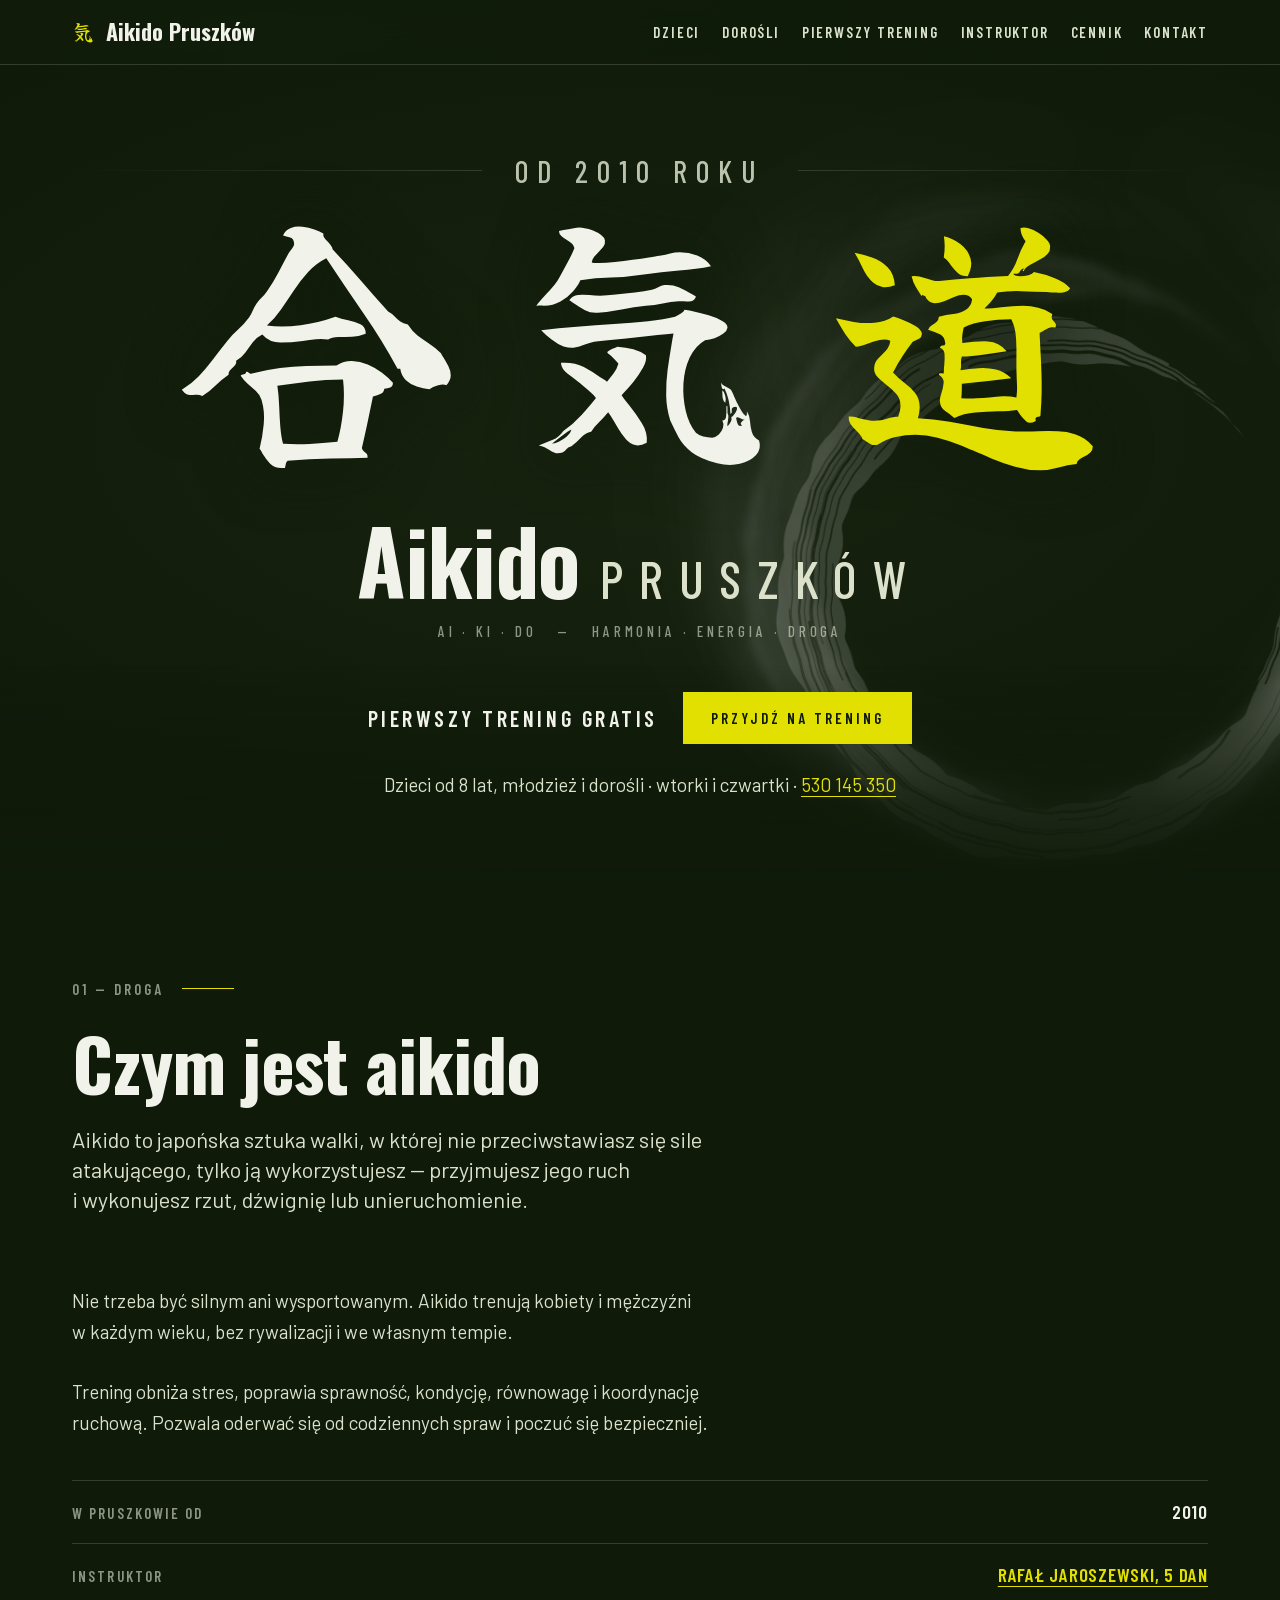
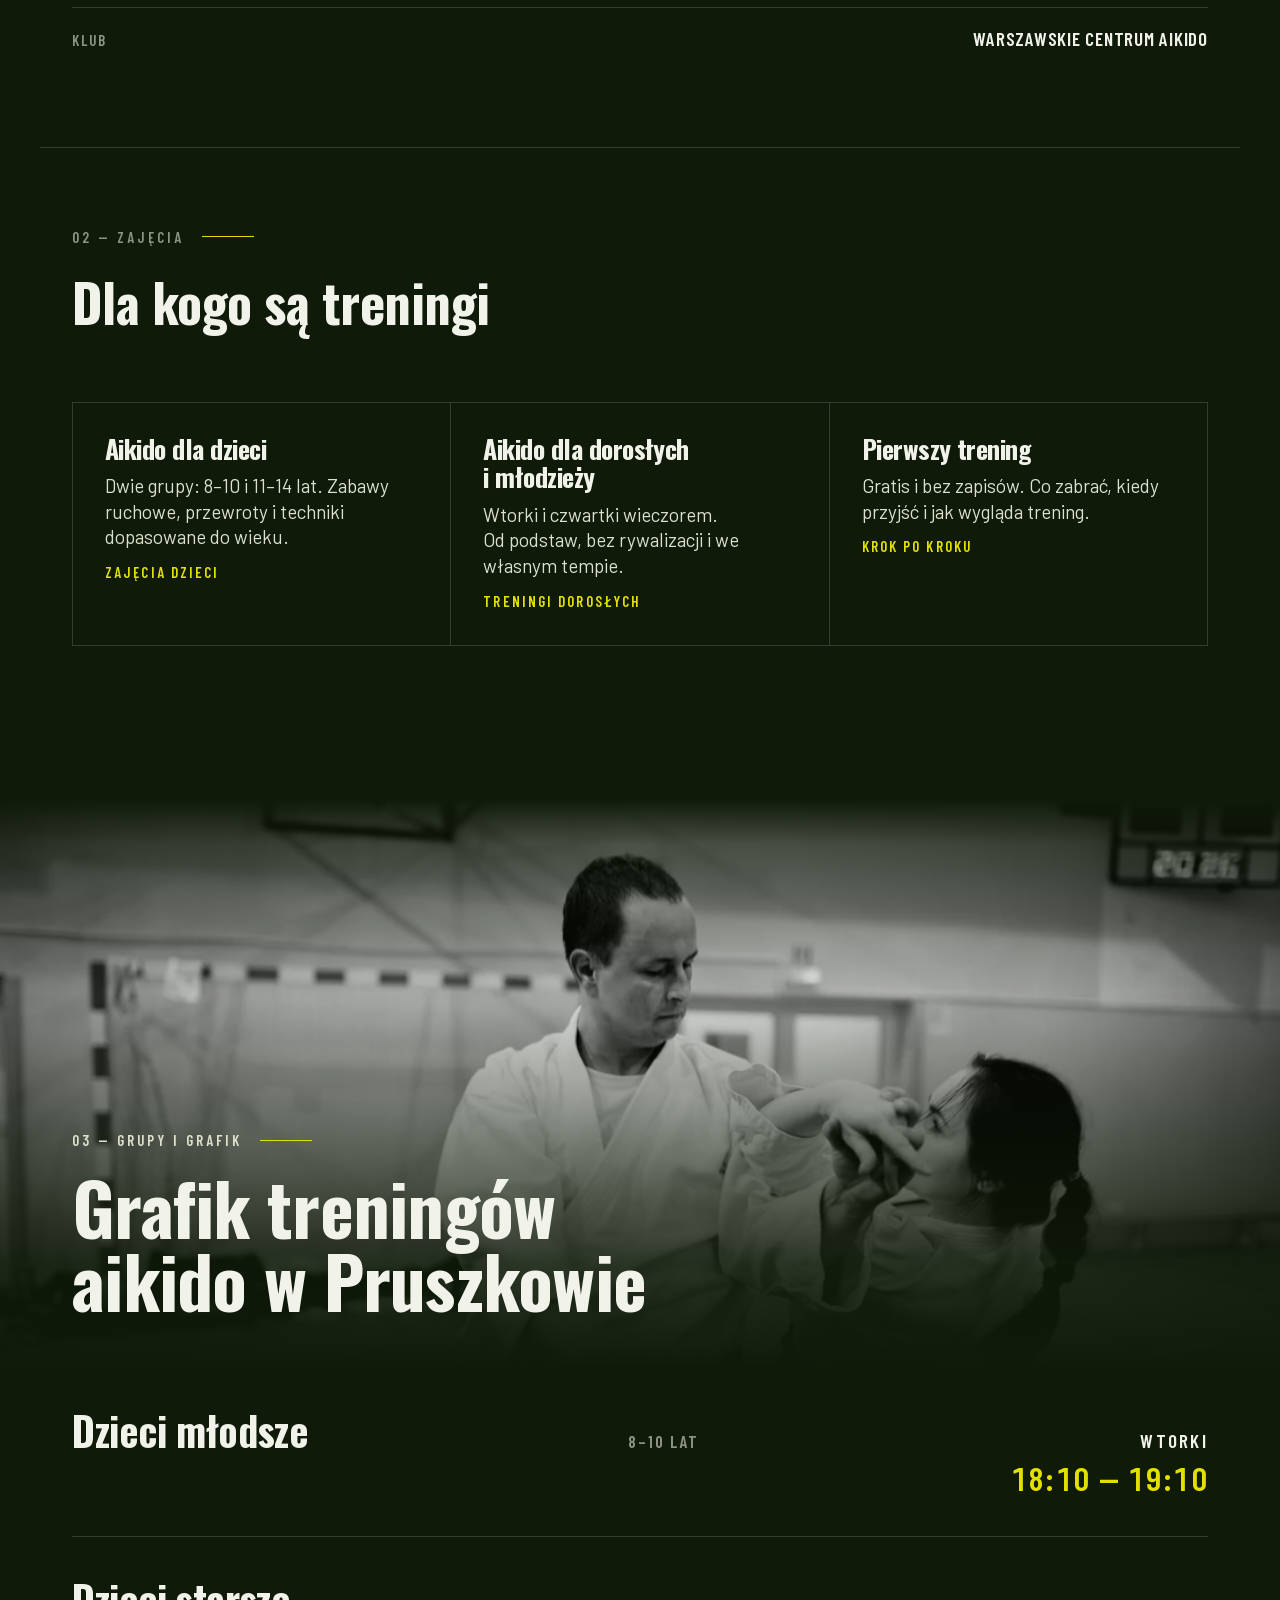
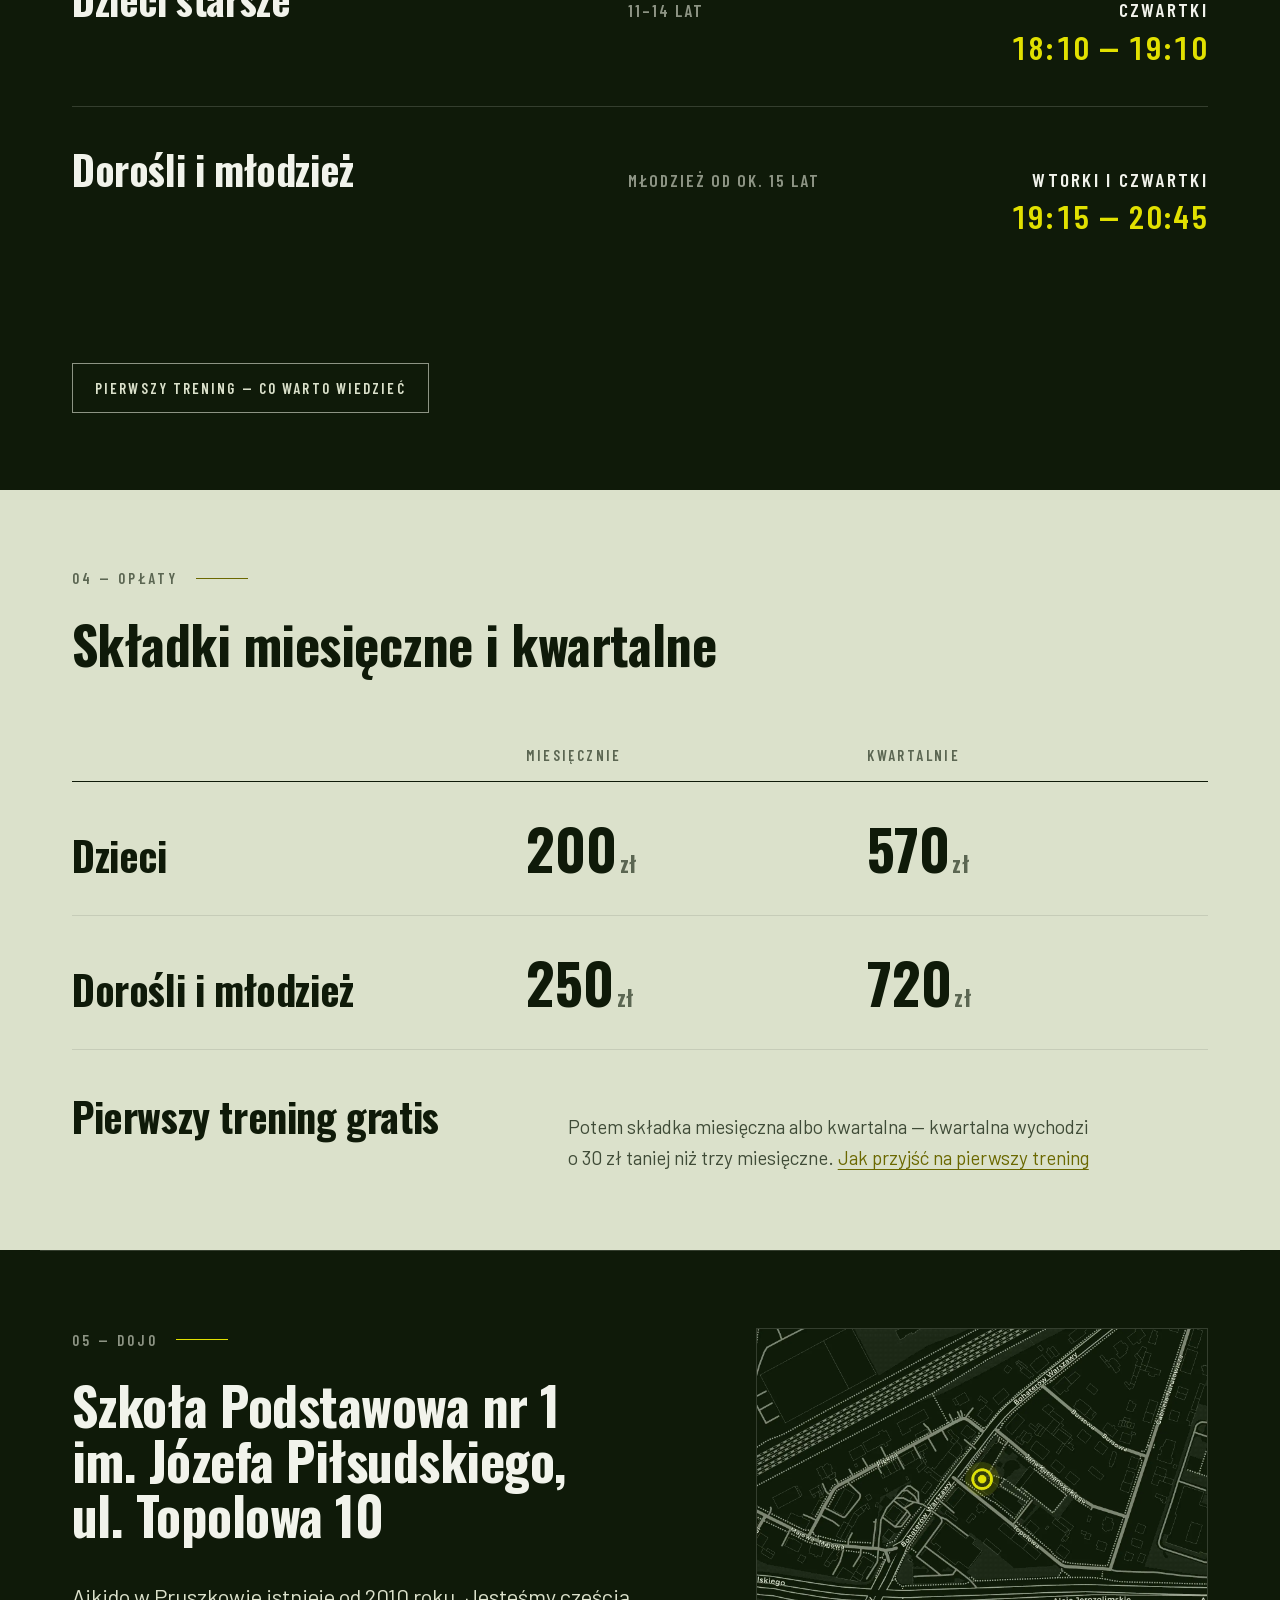
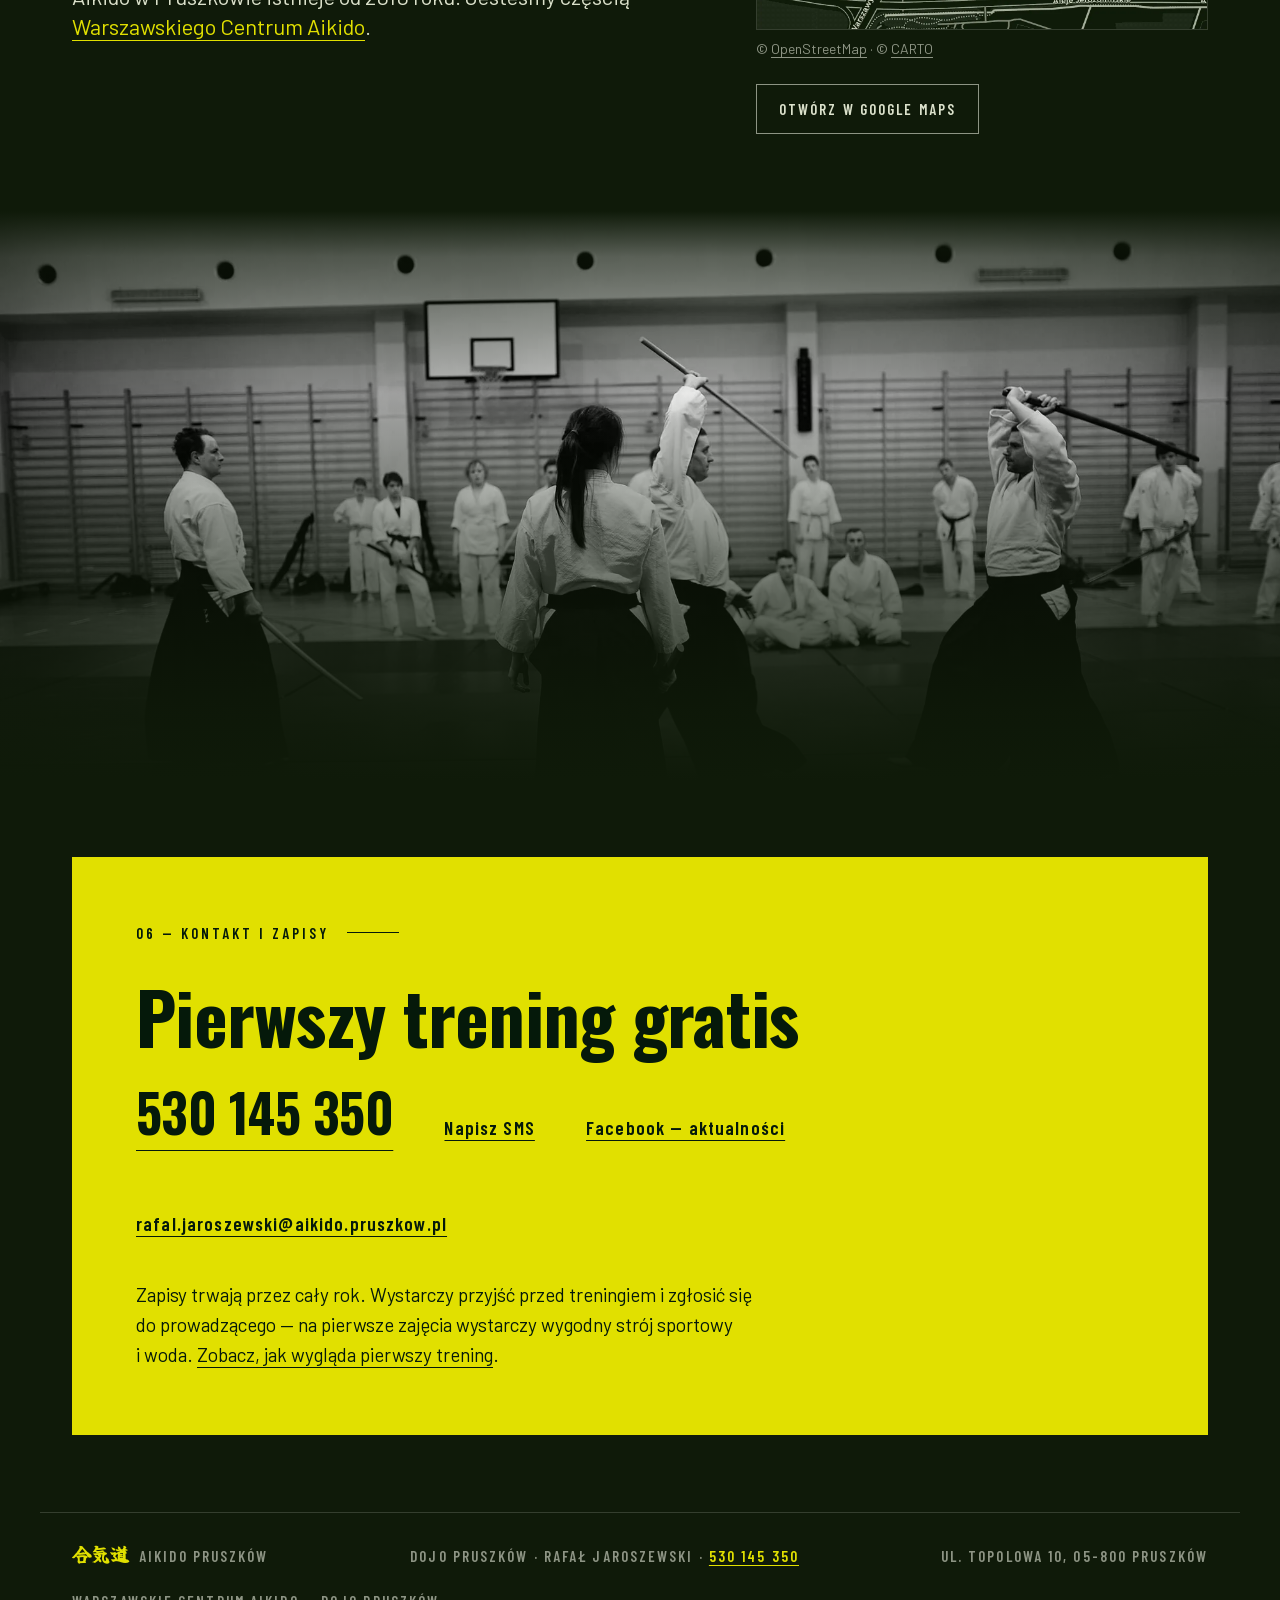
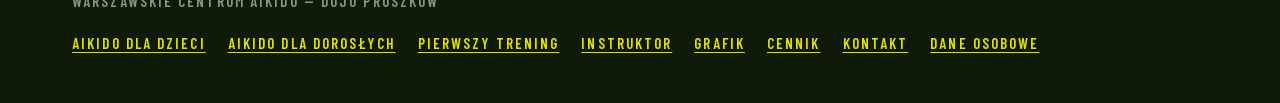
<file: index.html>
<!doctype html>
<html lang="pl">
<head>
<meta charset="utf-8" />
<meta name="viewport" content="width=device-width, initial-scale=1" />
<title>Aikido Pruszków — treningi dla dzieci i dorosłych</title>
<meta name="description" content="Aikido w Pruszkowie od 2010 r. Treningi dla dzieci 8–14 lat, młodzieży i dorosłych w SP nr 1, ul. Topolowa 10. Pierwszy trening gratis." />
<link rel="canonical" href="https://aikido.pruszkow.pl/" />

<meta property="og:type" content="website" />
<meta property="og:locale" content="pl_PL" />
<meta property="og:site_name" content="Aikido Pruszków" />
<meta property="og:title" content="Aikido Pruszków — treningi dla dzieci i dorosłych" />
<meta property="og:description" content="Treningi aikido w SP nr 1 przy ul. Topolowej 10 w Pruszkowie. Pierwszy trening gratis." />
<meta property="og:url" content="https://aikido.pruszkow.pl/" />
<meta property="og:image" content="https://aikido.pruszkow.pl/assets/og-aikido-pruszkow.jpg" />
<meta property="og:image:width" content="1200" />
<meta property="og:image:height" content="630" />
<meta property="og:image:alt" content="Trening aikido z bronią w sali w Pruszkowie, napis Aikido Pruszków" />
<meta name="twitter:card" content="summary_large_image" />

<link rel="preload" as="font" type="font/woff2" href="assets/fonts/yuji-boku-kanji.woff2" crossorigin />
<link rel="preload" as="font" type="font/woff2" href="assets/fonts/oswald-700.woff2" crossorigin />
<link rel="preload" as="font" type="font/woff2" href="assets/fonts/barlow-condensed-500.woff2" crossorigin />

<link rel="icon" type="image/svg+xml" href="assets/favicon.svg" />
<link rel="apple-touch-icon" href="assets/apple-touch-icon.png" />

<link rel="preload" as="image" href="assets/enso.webp" fetchpriority="high" />
<!-- The "dev" placeholder in the ?v= marker below (and on the <script> tag) is
     rewritten to the deployed commit sha by .github/workflows/deploy-*.yml.
     These files are served with max-age=604800, index.html is not.
     Don't bump it by hand. -->
<link rel="stylesheet" href="css/01-fonts.css?v=dev" />
<link rel="stylesheet" href="css/02-tokens.css?v=dev" />
<link rel="stylesheet" href="css/03-base.css?v=dev" />
<link rel="stylesheet" href="css/04-topbar.css?v=dev" />
<link rel="stylesheet" href="css/05-hero.css?v=dev" />
<link rel="stylesheet" href="css/06-sections.css?v=dev" />
<link rel="stylesheet" href="css/07-tables.css?v=dev" />
<link rel="stylesheet" href="css/08-blocks.css?v=dev" />
<link rel="stylesheet" href="css/09-utilities.css?v=dev" />

<!-- Gates .nav-toggle: without JS the class is never set and the button is not rendered. -->
<script>document.documentElement.classList.add('js');</script>

<!-- Facts duplicated from the page below (#grafik, #cennik, #dojo, #kontakt) and on
     the subpages: change one, change the other. -->
<script type="application/ld+json">
{
  "@context": "https://schema.org",
  "@graph": [
    {
      "@type": "SportsActivityLocation",
      "@id": "https://aikido.pruszkow.pl/#dojo",
      "name": "Aikido Pruszków",
      "description": "Treningi aikido dla dzieci, młodzieży i dorosłych w Pruszkowie.",
      "url": "https://aikido.pruszkow.pl/",
      "telephone": "+48530145350",
      "email": "rafal.jaroszewski@aikido.pruszkow.pl",
      "image": "https://aikido.pruszkow.pl/assets/foto-dojo.webp",
      "priceRange": "200–250 zł / miesiąc",
      "address": {
        "@type": "PostalAddress",
        "streetAddress": "ul. Topolowa 10",
        "postalCode": "05-800",
        "addressLocality": "Pruszków",
        "addressRegion": "mazowieckie",
        "addressCountry": "PL"
      },
      "geo": { "@type": "GeoCoordinates", "latitude": 52.1714723, "longitude": 20.8142762 },
      "openingHoursSpecification": [{
        "@type": "OpeningHoursSpecification",
        "dayOfWeek": ["https://schema.org/Tuesday", "https://schema.org/Thursday"],
        "opens": "18:10",
        "closes": "20:45"
      }],
      "sameAs": ["https://www.facebook.com/AikidoPruszkow/"],
      "parentOrganization": {
        "@type": "SportsOrganization",
        "name": "Warszawskie Centrum Aikido",
        "url": "https://aikido.warszawa.pl/"
      },
      "employee": { "@id": "https://aikido.pruszkow.pl/#instruktor" }
    },
    {
      "@type": "Person",
      "@id": "https://aikido.pruszkow.pl/#instruktor",
      "name": "Rafał Jaroszewski",
      "jobTitle": "Instruktor aikido, 5 dan",
      "url": "https://aikido.pruszkow.pl/instruktor/",
      "image": "https://aikido.pruszkow.pl/assets/foto-instruktor.webp",
      "worksFor": { "@id": "https://aikido.pruszkow.pl/#dojo" }
    }
  ]
}
</script>
</head>
<body class="palette-dark">

<header class="topbar">
  <div class="topbar-inner">
    <a class="brand" href="/">
      <span class="brand-kanji" lang="ja" aria-hidden="true">気</span>
      <span class="name">Aikido Pruszków</span>
    </a>
    <a class="topbar-call" href="tel:+48530145350">
      <svg aria-hidden="true" width="22" height="22" viewBox="0 0 24 24" fill="none" stroke="currentColor" stroke-width="1.8" stroke-linecap="round" stroke-linejoin="round"><path d="M22 16.9v3a2 2 0 0 1-2.2 2 19.8 19.8 0 0 1-8.6-3.1 19.5 19.5 0 0 1-6-6A19.8 19.8 0 0 1 2.1 4.2 2 2 0 0 1 4.1 2h3a2 2 0 0 1 2 1.7c.1.9.4 1.8.7 2.7a2 2 0 0 1-.5 2.1L8 9.8a16 16 0 0 0 6 6l1.3-1.3a2 2 0 0 1 2.1-.4c.9.3 1.8.6 2.7.7a2 2 0 0 1 1.7 2z"/></svg>
      <span class="sr-only">Zadzwoń: 530 145 350</span>
    </a>
    <button class="nav-toggle" type="button" aria-expanded="false" aria-controls="nav-menu">
      <span class="nav-toggle-icon" aria-hidden="true"></span>
      <span class="sr-only">Menu</span>
    </button>
    <nav class="nav" id="nav-menu" aria-label="Główna">
      <a href="/aikido-dla-dzieci/">Dzieci</a>
      <a href="/aikido-dla-doroslych/">Dorośli</a>
      <a href="/pierwszy-trening/">Pierwszy trening</a>
      <a href="/instruktor/">Instruktor</a>
      <a href="/cennik/">Cennik</a>
      <a href="/kontakt/">Kontakt</a>
    </nav>
  </div>
</header>

<main>

<section class="hero" id="hero" data-screen-label="00 Hero">

  <div class="enso" aria-hidden="true">
    <img class="enso-ghost enso-ghost--3" src="assets/enso.webp" alt="" width="1500" height="1500" decoding="async" />
    <img class="enso-ghost enso-ghost--2" src="assets/enso.webp" alt="" width="1500" height="1500" decoding="async" />
    <img class="enso-ghost enso-ghost--1" src="assets/enso.webp" alt="" width="1500" height="1500" decoding="async" />
    <img class="enso-stroke" src="assets/enso.webp" alt="" width="1500" height="1500" fetchpriority="high" />
  </div>

  <div class="hero-fade" aria-hidden="true"></div>

  <div class="hero-stage">
    <div class="hero-eyebrow">
      <span class="line"></span>
      <span class="mono">OD 2010 ROKU</span>
      <span class="line"></span>
    </div>

    <div class="kakejiku" role="img" lang="ja" aria-label="合気道 — aikido">
      <span class="kchar">合</span>
      <span class="kchar">気</span>
      <span class="kchar kchar--accent">道</span>
    </div>

    <div class="hero-subtitle">
      <h1>
        <span class="title-aikido">Aikido</span>
        <span class="place-name">Pruszków</span>
      </h1>
      <p><span class="pron">AI &middot; KI &middot; DO</span><span class="sep"> &nbsp; — &nbsp; </span><span class="mean">harmonia &middot; energia &middot; droga</span></p>
    </div>

    <div class="hero-cta">
      <p class="hero-cta-lead">Pierwszy trening gratis</p>
      <a class="btn-primary" href="/pierwszy-trening/">Przyjdź na&nbsp;trening</a>
      <p class="hero-cta-more">Dzieci od&nbsp;8 lat, młodzież i&nbsp;dorośli&nbsp;· wtorki i&nbsp;czwartki&nbsp;· <a class="link" href="tel:+48530145350">530 145 350</a></p>
    </div>
  </div>
</section>

<section class="bloc wrap" id="droga" data-screen-label="01 Droga">
  <header class="sec-head">
    <p class="eyebrow">01 — Droga</p>
    <h2 class="sec-title sec-title--statement">Czym jest aikido</h2>
    <p class="sec-lead">Aikido to japońska sztuka walki, w&nbsp;której nie przeciwstawiasz się sile atakującego, tylko ją wykorzystujesz — przyjmujesz jego ruch i&nbsp;wykonujesz rzut, dźwignię lub unieruchomienie.</p>
  </header>

  <div class="prose">
    <p>Nie trzeba być silnym ani wysportowanym. Aikido trenują kobiety i&nbsp;mężczyźni w&nbsp;każdym wieku, bez rywalizacji i&nbsp;we własnym tempie.</p>
    <p>Trening obniża stres, poprawia sprawność, kondycję, równowagę i&nbsp;koordynację ruchową. Pozwala oderwać się od&nbsp;codziennych spraw i&nbsp;poczuć się bezpieczniej.</p>

    <dl class="facts">
      <div class="fact">
        <dt>W&nbsp;Pruszkowie od</dt>
        <dd>2010</dd>
      </div>
      <div class="fact">
        <dt>Instruktor</dt>
        <dd><a class="link" href="/instruktor/">Rafał Jaroszewski, 5&nbsp;dan</a></dd>
      </div>
      <div class="fact">
        <dt>Klub</dt>
        <dd>Warszawskie Centrum Aikido</dd>
      </div>
    </dl>
  </div>
</section>

<section class="bloc wrap" id="zajecia" data-screen-label="02 Zajęcia">
  <header class="sec-head">
    <p class="eyebrow">02 — Zajęcia</p>
    <h2 class="sec-title">Dla kogo są treningi</h2>
  </header>

  <ul class="paths">
    <li class="path">
      <h3><a href="/aikido-dla-dzieci/">Aikido dla dzieci</a></h3>
      <p>Dwie grupy: 8–10 i&nbsp;11–14 lat. Zabawy ruchowe, przewroty i&nbsp;techniki dopasowane do&nbsp;wieku.</p>
      <span class="path-more" aria-hidden="true">Zajęcia dzieci</span>
    </li>
    <li class="path">
      <h3><a href="/aikido-dla-doroslych/">Aikido dla dorosłych i&nbsp;młodzieży</a></h3>
      <p>Wtorki i&nbsp;czwartki wieczorem. Od&nbsp;podstaw, bez rywalizacji i&nbsp;we własnym tempie.</p>
      <span class="path-more" aria-hidden="true">Treningi dorosłych</span>
    </li>
    <li class="path">
      <h3><a href="/pierwszy-trening/">Pierwszy trening</a></h3>
      <p>Gratis i&nbsp;bez zapisów. Co zabrać, kiedy przyjść i&nbsp;jak wygląda trening.</p>
      <span class="path-more" aria-hidden="true">Krok po&nbsp;kroku</span>
    </li>
  </ul>
</section>

<section class="bloc bloc--flush-top" id="grafik" data-screen-label="03 Grafik">
  <header class="photo-band photo-band--head">
    <img src="assets/foto-rzut.webp" alt="Rzut na treningu aikido w Pruszkowie" width="1110" height="741" loading="lazy" />
    <div class="photo-band-scrim" aria-hidden="true"></div>
    <div class="photo-band-caption wrap">
      <p class="eyebrow eyebrow--bright">03 — Grupy i&nbsp;grafik</p>
      <h2 class="sec-title sec-title--statement">Grafik treningów aikido w&nbsp;Pruszkowie</h2>
    </div>
  </header>

  <div class="wrap bloc-body">
    <table class="sched">
      <caption class="sr-only">Grafik treningów aikido w&nbsp;Pruszkowie — grupa, dzień tygodnia i&nbsp;godzina.</caption>
      <thead class="sr-only">
        <tr>
          <th scope="col">Grupa</th>
          <th scope="col">Dzień i&nbsp;godzina</th>
        </tr>
      </thead>
      <tbody>
        <tr>
          <td>
            <div class="sched-group">
              <span class="sched-name">Dzieci młodsze</span>
              <span class="sched-meta">8–10&nbsp;lat</span>
            </div>
          </td>
          <td class="sched-when">
            <span class="sched-day">wtorki</span>
            <span class="sched-time"><time datetime="18:10">18:10</time> — <time datetime="19:10">19:10</time></span>
          </td>
        </tr>
        <tr>
          <td>
            <div class="sched-group">
              <span class="sched-name">Dzieci starsze</span>
              <span class="sched-meta">11–14&nbsp;lat</span>
            </div>
          </td>
          <td class="sched-when">
            <span class="sched-day">czwartki</span>
            <span class="sched-time"><time datetime="18:10">18:10</time> — <time datetime="19:10">19:10</time></span>
          </td>
        </tr>
        <tr>
          <td>
            <div class="sched-group">
              <span class="sched-name">Dorośli i&nbsp;młodzież</span>
              <span class="sched-meta">młodzież od&nbsp;ok.&nbsp;15&nbsp;lat</span>
            </div>
          </td>
          <td class="sched-when">
            <span class="sched-day">wtorki i&nbsp;czwartki</span>
            <span class="sched-time"><time datetime="19:15">19:15</time> — <time datetime="20:45">20:45</time></span>
          </td>
        </tr>
      </tbody>
    </table>
    <p><a class="btn-outline" href="/pierwszy-trening/">Pierwszy trening — co warto wiedzieć</a></p>
  </div>
</section>

<section class="bloc wrap" id="cennik" data-screen-label="04 Opłaty">
  <header class="sec-head">
    <p class="eyebrow">04 — Opłaty</p>
    <h2 class="sec-title">Składki miesięczne i&nbsp;kwartalne</h2>
  </header>

  <table class="fees">
    <caption class="sr-only">Wysokość składek w&nbsp;podziale na&nbsp;grupę i&nbsp;okres rozliczeniowy.</caption>
    <thead>
      <tr>
        <td></td>
        <th scope="col">Miesięcznie</th>
        <th scope="col">Kwartalnie</th>
      </tr>
    </thead>
    <tbody>
      <tr>
        <th scope="row">Dzieci</th>
        <td class="fee"><span class="fee-value">200</span><span class="fee-unit">zł</span></td>
        <td class="fee"><span class="fee-value">570</span><span class="fee-unit">zł</span></td>
      </tr>
      <tr>
        <th scope="row">Dorośli i&nbsp;młodzież</th>
        <td class="fee"><span class="fee-value">250</span><span class="fee-unit">zł</span></td>
        <td class="fee"><span class="fee-value">720</span><span class="fee-unit">zł</span></td>
      </tr>
    </tbody>
  </table>

  <div class="fees-foot">
    <p class="fees-foot-title">Pierwszy trening gratis</p>
    <p>Potem składka miesięczna albo kwartalna — kwartalna wychodzi o&nbsp;30&nbsp;zł taniej niż trzy miesięczne. <a class="link" href="/pierwszy-trening/">Jak przyjść na&nbsp;pierwszy trening</a></p>
  </div>
</section>

<section class="bloc wrap" id="dojo" data-screen-label="05 Dojo">
  <div class="split">
    <div class="dojo-intro">
      <header class="sec-head">
        <p class="eyebrow">05 — Dojo</p>
        <h2 class="sec-title">Szkoła Podstawowa nr&nbsp;1 im. Józefa Piłsudskiego, ul.&nbsp;Topolowa 10</h2>
      </header>
      <p class="sec-lead">Aikido w&nbsp;Pruszkowie istnieje od&nbsp;2010 roku. Jesteśmy częścią <a class="link" href="https://aikido.warszawa.pl/" target="_blank" rel="noopener">Warszawskiego Centrum Aikido</a>.</p>
    </div>

    <div class="dojo-aside">
      <figure class="map">
        <img src="assets/mapa-dojo.webp" alt="Mapa okolicy dojo: ul. Topolowa 10 w Pruszkowie, na Tworkach, między linią kolejową a Alejami Jerozolimskimi." width="1440" height="960" loading="lazy" decoding="async" />
        <figcaption class="map-credit">© <a href="https://www.openstreetmap.org/copyright" target="_blank" rel="noopener">OpenStreetMap</a> · © <a href="https://carto.com/attributions" target="_blank" rel="noopener">CARTO</a></figcaption>
      </figure>
      <a class="btn-outline" href="https://maps.google.com/?q=Topolowa+10+Pruszk%C3%B3w" target="_blank" rel="noopener">Otwórz w&nbsp;Google Maps</a>
    </div>
  </div>
</section>

<figure class="photo-band">
  <img src="assets/foto-dojo.webp" alt="Trening aikido z bronią na macie w sali w Pruszkowie" width="2000" height="1335" loading="lazy" />
  <div class="photo-band-scrim" aria-hidden="true"></div>
</figure>

<section class="bloc bloc--flush-top wrap" id="kontakt" data-screen-label="06 Kontakt">
  <div class="contact">
    <p class="eyebrow eyebrow--on-lime">06 — Kontakt i&nbsp;zapisy</p>
    <h2 class="sec-title sec-title--statement">Pierwszy trening gratis</h2>

    <ul class="contact-links">
      <li><a class="contact-phone" href="tel:+48530145350">530 145 350</a></li>
      <li><a href="sms:+48530145350">Napisz SMS</a></li>
      <li><a href="https://www.facebook.com/AikidoPruszkow/" target="_blank" rel="noopener">Facebook — aktualności</a></li>
      <li><a href="mailto:rafal.jaroszewski@aikido.pruszkow.pl">rafal.jaroszewski@aikido.pruszkow.pl</a></li>
    </ul>

    <p class="contact-note">Zapisy trwają przez cały rok. Wystarczy przyjść przed treningiem i&nbsp;zgłosić się do&nbsp;prowadzącego — na&nbsp;pierwsze zajęcia wystarczy wygodny strój sportowy i&nbsp;woda. <a href="/pierwszy-trening/">Zobacz, jak wygląda pierwszy trening</a>.</p>
  </div>
</section>

</main>

<footer class="foot">
  <div class="wrap foot-inner">
    <span class="foot-brand">
      <span class="foot-kanji" lang="ja" aria-hidden="true">合気道</span>
      Aikido Pruszków
    </span>
    <span>Dojo Pruszków · Rafał Jaroszewski · <a class="link" href="tel:+48530145350">530 145 350</a></span>
    <span>ul.&nbsp;Topolowa 10, 05-800 Pruszków</span>
    <span>Warszawskie Centrum Aikido — dojo Pruszków</span>
    <nav class="foot-nav" aria-label="Strony">
      <a class="link" href="/aikido-dla-dzieci/">Aikido dla dzieci</a>
      <a class="link" href="/aikido-dla-doroslych/">Aikido dla dorosłych</a>
      <a class="link" href="/pierwszy-trening/">Pierwszy trening</a>
      <a class="link" href="/instruktor/">Instruktor</a>
      <a class="link" href="/grafik/">Grafik</a>
      <a class="link" href="/cennik/">Cennik</a>
      <a class="link" href="/kontakt/">Kontakt</a>
      <a class="link" href="/rodo.html">Dane osobowe</a>
    </nav>
  </div>
</footer>

<script src="js/script.js?v=dev"></script>

</body>
</html>
</file>
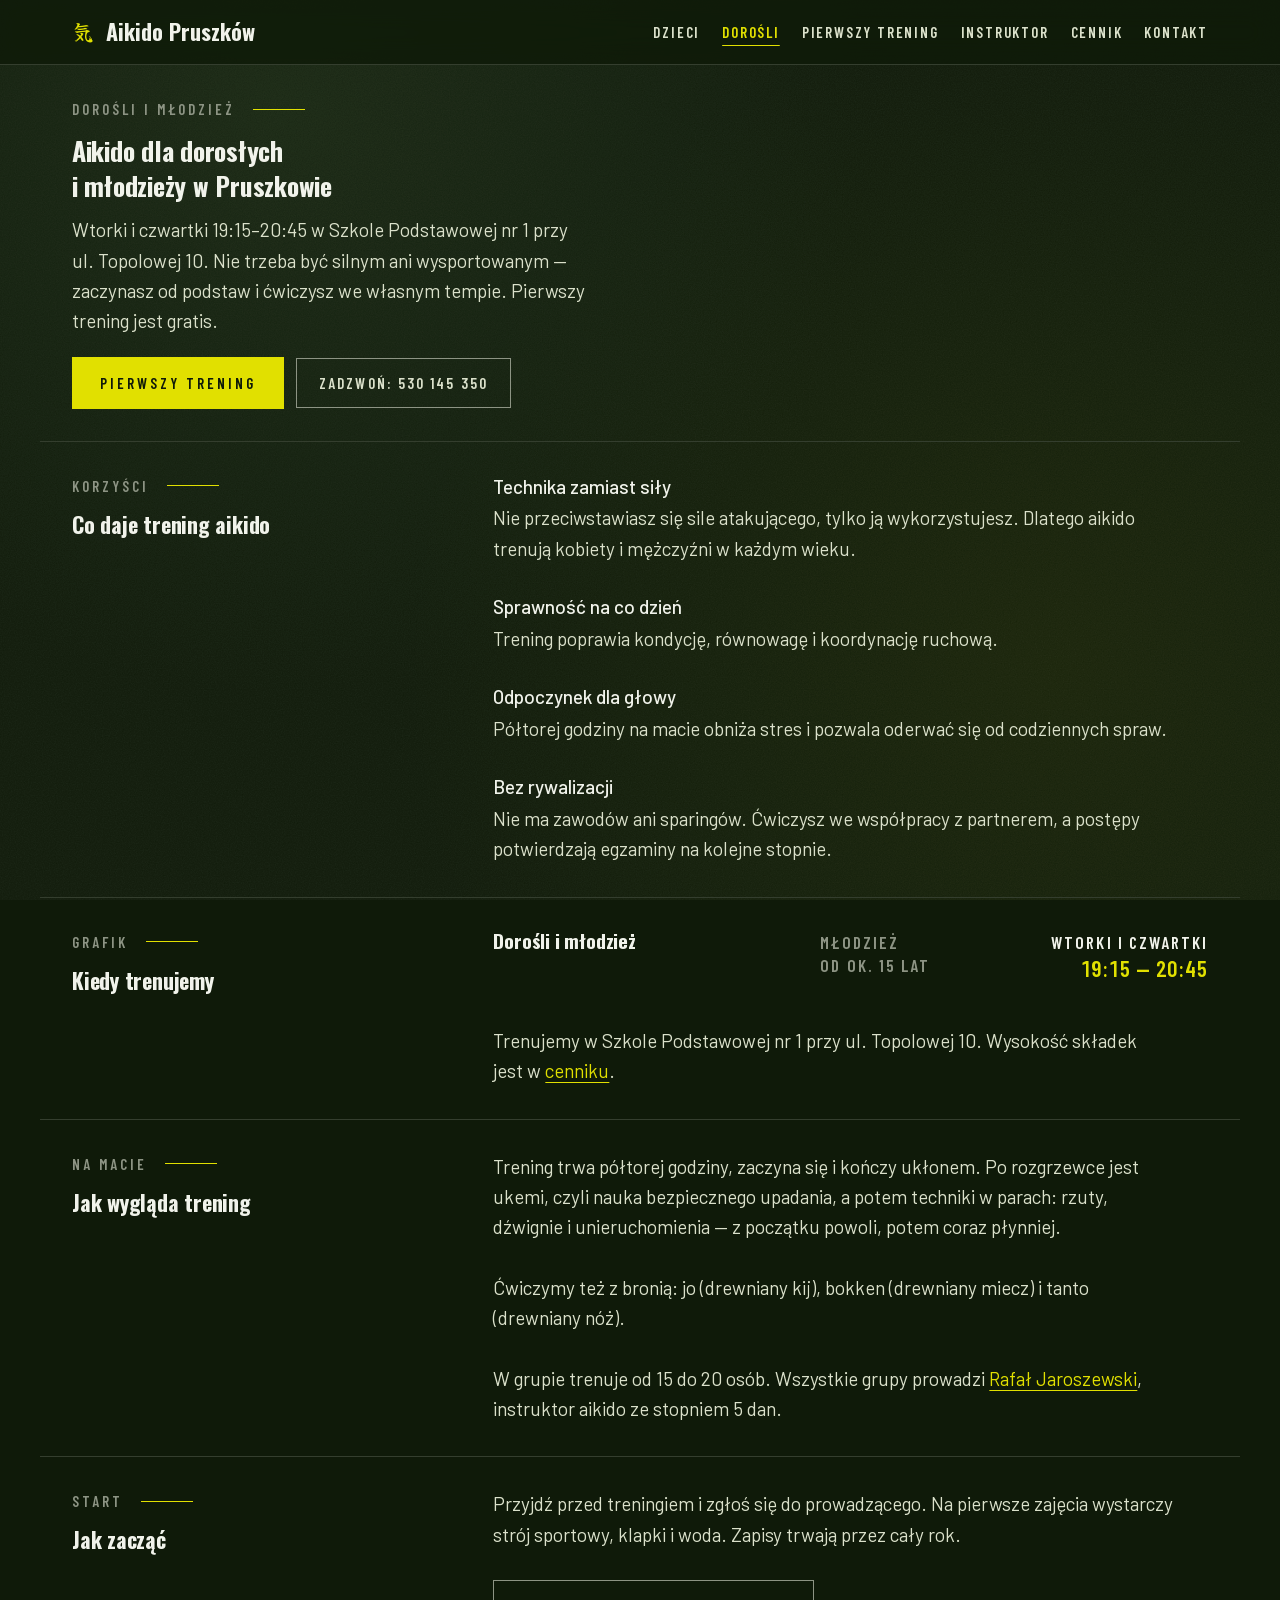
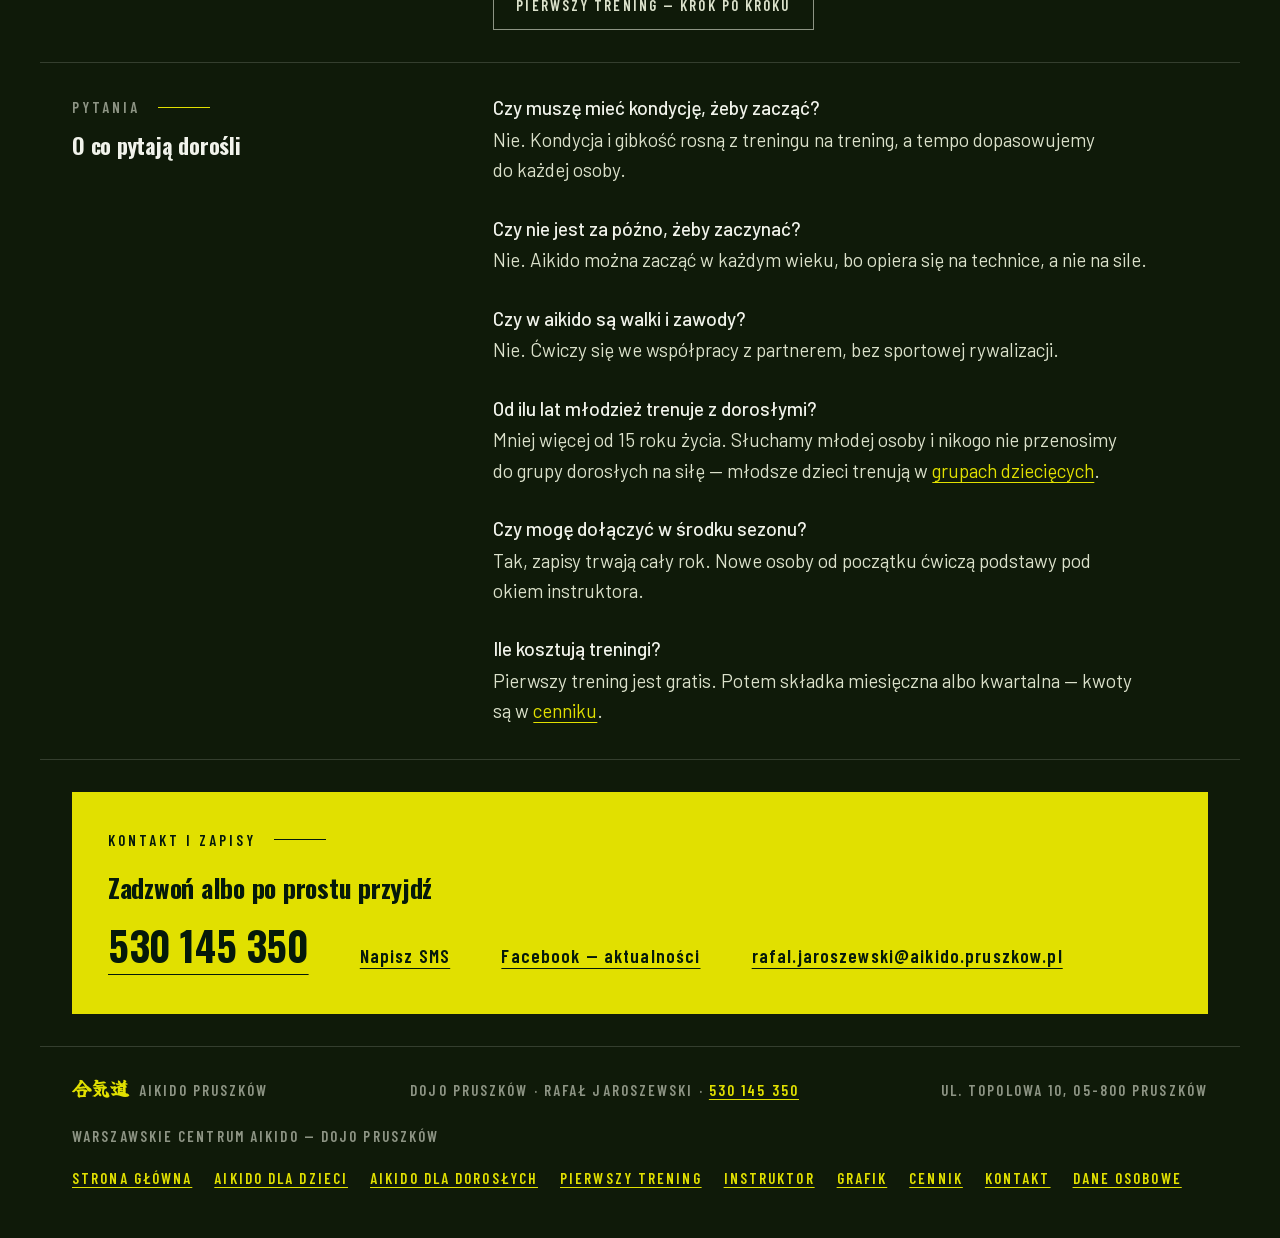
<file: aikido-dla-doroslych/index.html>
<!doctype html>
<html lang="pl">
<head>
<meta charset="utf-8" />
<meta name="viewport" content="width=device-width, initial-scale=1" />
<title>Aikido dla dorosłych i młodzieży w Pruszkowie</title>
<meta name="description" content="Aikido dla dorosłych i młodzieży w Pruszkowie: treningi we wtorki i czwartki, 19:15–20:45, ul. Topolowa 10. Od podstaw, bez rywalizacji. Pierwszy trening gratis." />
<link rel="canonical" href="https://aikido.pruszkow.pl/aikido-dla-doroslych/" />

<meta property="og:type" content="website" />
<meta property="og:locale" content="pl_PL" />
<meta property="og:site_name" content="Aikido Pruszków" />
<meta property="og:title" content="Aikido dla dorosłych i młodzieży w Pruszkowie" />
<meta property="og:description" content="Wtorki i czwartki, 19:15–20:45, ul. Topolowa 10. Pierwszy trening gratis." />
<meta property="og:url" content="https://aikido.pruszkow.pl/aikido-dla-doroslych/" />
<meta property="og:image" content="https://aikido.pruszkow.pl/assets/og-aikido-pruszkow.jpg" />
<meta property="og:image:width" content="1200" />
<meta property="og:image:height" content="630" />
<meta property="og:image:alt" content="Trening aikido z bronią w sali w Pruszkowie, napis Aikido Pruszków" />
<meta name="twitter:card" content="summary_large_image" />

<!-- Root-absolute paths: the page lives one directory down. -->
<link rel="preload" as="font" type="font/woff2" href="/assets/fonts/yuji-boku-kanji.woff2" crossorigin />
<link rel="preload" as="font" type="font/woff2" href="/assets/fonts/oswald-700.woff2" crossorigin />
<link rel="preload" as="font" type="font/woff2" href="/assets/fonts/barlow-condensed-600.woff2" crossorigin />

<link rel="icon" type="image/svg+xml" href="/assets/favicon.svg" />
<link rel="apple-touch-icon" href="/assets/apple-touch-icon.png" />

<link rel="stylesheet" href="/css/01-fonts.css?v=dev" />
<link rel="stylesheet" href="/css/02-tokens.css?v=dev" />
<link rel="stylesheet" href="/css/03-base.css?v=dev" />
<link rel="stylesheet" href="/css/04-topbar.css?v=dev" />
<link rel="stylesheet" href="/css/06-sections.css?v=dev" />
<link rel="stylesheet" href="/css/07-tables.css?v=dev" />
<link rel="stylesheet" href="/css/08-blocks.css?v=dev" />
<link rel="stylesheet" href="/css/09-utilities.css?v=dev" />

<!-- Gates .nav-toggle: without JS the class is never set and the button is not rendered. -->
<script>document.documentElement.classList.add('js');</script>
</head>
<body class="palette-dark">

<header class="topbar">
  <div class="topbar-inner">
    <a class="brand" href="/">
      <span class="brand-kanji" lang="ja" aria-hidden="true">気</span>
      <span class="name">Aikido Pruszków</span>
    </a>
    <a class="topbar-call" href="tel:+48530145350">
      <svg aria-hidden="true" width="22" height="22" viewBox="0 0 24 24" fill="none" stroke="currentColor" stroke-width="1.8" stroke-linecap="round" stroke-linejoin="round"><path d="M22 16.9v3a2 2 0 0 1-2.2 2 19.8 19.8 0 0 1-8.6-3.1 19.5 19.5 0 0 1-6-6A19.8 19.8 0 0 1 2.1 4.2 2 2 0 0 1 4.1 2h3a2 2 0 0 1 2 1.7c.1.9.4 1.8.7 2.7a2 2 0 0 1-.5 2.1L8 9.8a16 16 0 0 0 6 6l1.3-1.3a2 2 0 0 1 2.1-.4c.9.3 1.8.6 2.7.7a2 2 0 0 1 1.7 2z"/></svg>
      <span class="sr-only">Zadzwoń: 530 145 350</span>
    </a>
    <button class="nav-toggle" type="button" aria-expanded="false" aria-controls="nav-menu">
      <span class="nav-toggle-icon" aria-hidden="true"></span>
      <span class="sr-only">Menu</span>
    </button>
    <nav class="nav" id="nav-menu" aria-label="Główna">
      <a href="/aikido-dla-dzieci/">Dzieci</a>
      <a href="/aikido-dla-doroslych/" aria-current="page">Dorośli</a>
      <a href="/pierwszy-trening/">Pierwszy trening</a>
      <a href="/instruktor/">Instruktor</a>
      <a href="/cennik/">Cennik</a>
      <a href="/kontakt/">Kontakt</a>
    </nav>
  </div>
</header>

<main class="guide">

<section class="bloc wrap">
  <header class="sec-head">
    <p class="eyebrow">Dorośli i&nbsp;młodzież</p>
    <h1 class="sec-title sec-title--statement">Aikido dla dorosłych i&nbsp;młodzieży w&nbsp;Pruszkowie</h1>
    <!-- Restates the adults' schedule row below: change them together. -->
    <p class="sec-lead">Wtorki i&nbsp;czwartki 19:15–20:45 w&nbsp;Szkole Podstawowej nr&nbsp;1 przy ul.&nbsp;Topolowej 10. Nie trzeba być silnym ani wysportowanym — zaczynasz od&nbsp;podstaw i&nbsp;ćwiczysz we własnym tempie. Pierwszy trening jest gratis.</p>
    <p class="guide-actions">
      <a class="btn-primary" href="/pierwszy-trening/">Pierwszy trening</a>
      <a class="btn-outline" href="tel:+48530145350">Zadzwoń: 530 145 350</a>
    </p>
  </header>
</section>

<section class="bloc wrap" aria-labelledby="korzysci">
  <header class="sec-head">
    <p class="eyebrow">Korzyści</p>
    <h2 class="sec-title" id="korzysci">Co daje trening aikido</h2>
  </header>

  <div class="points">
    <div>
      <h3>Technika zamiast siły</h3>
      <p>Nie przeciwstawiasz się sile atakującego, tylko ją wykorzystujesz. Dlatego aikido trenują kobiety i&nbsp;mężczyźni w&nbsp;każdym wieku.</p>
    </div>
    <div>
      <h3>Sprawność na&nbsp;co dzień</h3>
      <p>Trening poprawia kondycję, równowagę i&nbsp;koordynację ruchową.</p>
    </div>
    <div>
      <h3>Odpoczynek dla głowy</h3>
      <p>Półtorej godziny na&nbsp;macie obniża stres i&nbsp;pozwala oderwać się od&nbsp;codziennych spraw.</p>
    </div>
    <div>
      <h3>Bez rywalizacji</h3>
      <p>Nie ma zawodów ani sparingów. Ćwiczysz we współpracy z&nbsp;partnerem, a&nbsp;postępy potwierdzają egzaminy na&nbsp;kolejne stopnie.</p>
    </div>
  </div>
</section>

<!-- Restates the schedule from index.html (#grafik and JSON-LD): change them together. -->
<section class="bloc wrap" id="terminy" aria-labelledby="kiedy">
  <header class="sec-head">
    <p class="eyebrow">Grafik</p>
    <h2 class="sec-title" id="kiedy">Kiedy trenujemy</h2>
  </header>

  <div class="prose">
    <table class="sched">
      <caption class="sr-only">Grafik treningów aikido dla dorosłych i&nbsp;młodzieży w&nbsp;Pruszkowie — grupa, dzień tygodnia i&nbsp;godzina.</caption>
      <thead class="sr-only">
        <tr>
          <th scope="col">Grupa</th>
          <th scope="col">Dzień i&nbsp;godzina</th>
        </tr>
      </thead>
      <tbody>
      <tr>
        <td>
          <div class="sched-group">
            <span class="sched-name">Dorośli i&nbsp;młodzież</span>
            <span class="sched-meta">młodzież od&nbsp;ok.&nbsp;15&nbsp;lat</span>
          </div>
        </td>
        <td class="sched-when">
          <span class="sched-day">wtorki i&nbsp;czwartki</span>
          <span class="sched-time"><time datetime="19:15">19:15</time> — <time datetime="20:45">20:45</time></span>
        </td>
      </tr>
      </tbody>
    </table>
    <p>Trenujemy w&nbsp;Szkole Podstawowej nr&nbsp;1 przy ul.&nbsp;Topolowej 10. Wysokość składek jest w&nbsp;<a class="link" href="/cennik/">cenniku</a>.</p>
  </div>
</section>

<section class="bloc wrap" aria-labelledby="trening">
  <header class="sec-head">
    <p class="eyebrow">Na&nbsp;macie</p>
    <h2 class="sec-title" id="trening">Jak wygląda trening</h2>
  </header>

  <div class="prose">
    <p>Trening trwa półtorej godziny, zaczyna się i&nbsp;kończy ukłonem. Po&nbsp;rozgrzewce jest ukemi, czyli nauka bezpiecznego upadania, a&nbsp;potem techniki w&nbsp;parach: rzuty, dźwignie i&nbsp;unieruchomienia — z&nbsp;początku powoli, potem coraz płynniej.</p>
    <p>Ćwiczymy też z&nbsp;bronią: jo (drewniany kij), bokken (drewniany miecz) i&nbsp;tanto (drewniany nóż).</p>
    <p>W&nbsp;grupie trenuje od&nbsp;15 do&nbsp;20 osób. Wszystkie grupy prowadzi <a class="link" href="/instruktor/">Rafał Jaroszewski</a>, instruktor aikido ze stopniem 5&nbsp;dan.</p>
  </div>
</section>

<section class="bloc wrap" aria-labelledby="start">
  <header class="sec-head">
    <p class="eyebrow">Start</p>
    <h2 class="sec-title" id="start">Jak zacząć</h2>
  </header>

  <div class="prose">
    <p>Przyjdź przed treningiem i&nbsp;zgłoś się do&nbsp;prowadzącego. Na&nbsp;pierwsze zajęcia wystarczy strój sportowy, klapki i&nbsp;woda. Zapisy trwają przez cały rok.</p>
    <p><a class="btn-outline" href="/pierwszy-trening/">Pierwszy trening — krok po&nbsp;kroku</a></p>
  </div>
</section>

<section class="bloc wrap" aria-labelledby="pytania">
  <header class="sec-head">
    <p class="eyebrow">Pytania</p>
    <h2 class="sec-title" id="pytania">O&nbsp;co pytają dorośli</h2>
  </header>

  <div class="points">
    <div>
      <h3>Czy muszę mieć kondycję, żeby zacząć?</h3>
      <p>Nie. Kondycja i&nbsp;gibkość rosną z&nbsp;treningu na&nbsp;trening, a&nbsp;tempo dopasowujemy do&nbsp;każdej osoby.</p>
    </div>
    <div>
      <h3>Czy nie jest za późno, żeby zaczynać?</h3>
      <p>Nie. Aikido można zacząć w&nbsp;każdym wieku, bo opiera się na&nbsp;technice, a&nbsp;nie na&nbsp;sile.</p>
    </div>
    <div>
      <h3>Czy w&nbsp;aikido są walki i&nbsp;zawody?</h3>
      <p>Nie. Ćwiczy się we współpracy z&nbsp;partnerem, bez sportowej rywalizacji.</p>
    </div>
    <div>
      <h3>Od ilu lat młodzież trenuje z&nbsp;dorosłymi?</h3>
      <p>Mniej więcej od&nbsp;15 roku życia. Słuchamy młodej osoby i&nbsp;nikogo nie przenosimy do&nbsp;grupy dorosłych na&nbsp;siłę — młodsze dzieci trenują w&nbsp;<a class="link" href="/aikido-dla-dzieci/">grupach dziecięcych</a>.</p>
    </div>
    <div>
      <h3>Czy mogę dołączyć w&nbsp;środku sezonu?</h3>
      <p>Tak, zapisy trwają cały rok. Nowe osoby od&nbsp;początku ćwiczą podstawy pod okiem instruktora.</p>
    </div>
    <div>
      <h3>Ile kosztują treningi?</h3>
      <p>Pierwszy trening jest gratis. Potem składka miesięczna albo kwartalna — kwoty są w&nbsp;<a class="link" href="/cennik/">cenniku</a>.</p>
    </div>
  </div>
</section>

<section class="bloc wrap">
  <div class="contact">
    <p class="eyebrow eyebrow--on-lime">Kontakt i&nbsp;zapisy</p>
    <h2 class="sec-title sec-title--statement">Zadzwoń albo po&nbsp;prostu przyjdź</h2>

    <ul class="contact-links">
      <li><a class="contact-phone" href="tel:+48530145350">530 145 350</a></li>
      <li><a href="sms:+48530145350">Napisz SMS</a></li>
      <li><a href="https://www.facebook.com/AikidoPruszkow/" target="_blank" rel="noopener">Facebook — aktualności</a></li>
      <li><a href="mailto:rafal.jaroszewski@aikido.pruszkow.pl">rafal.jaroszewski@aikido.pruszkow.pl</a></li>
    </ul>
  </div>
</section>

</main>

<footer class="foot">
  <div class="wrap foot-inner">
    <span class="foot-brand">
      <span class="foot-kanji" lang="ja" aria-hidden="true">合気道</span>
      Aikido Pruszków
    </span>
    <span>Dojo Pruszków · Rafał Jaroszewski · <a class="link" href="tel:+48530145350">530 145 350</a></span>
    <span>ul.&nbsp;Topolowa 10, 05-800 Pruszków</span>
    <span>Warszawskie Centrum Aikido — dojo Pruszków</span>
    <nav class="foot-nav" aria-label="Strony">
      <a class="link" href="/">Strona główna</a>
      <a class="link" href="/aikido-dla-dzieci/">Aikido dla dzieci</a>
      <a class="link" href="/aikido-dla-doroslych/">Aikido dla dorosłych</a>
      <a class="link" href="/pierwszy-trening/">Pierwszy trening</a>
      <a class="link" href="/instruktor/">Instruktor</a>
      <a class="link" href="/grafik/">Grafik</a>
      <a class="link" href="/cennik/">Cennik</a>
      <a class="link" href="/kontakt/">Kontakt</a>
      <a class="link" href="/rodo.html">Dane osobowe</a>
    </nav>
  </div>
</footer>

<script src="/js/script.js?v=dev"></script>

</body>
</html>
</file>
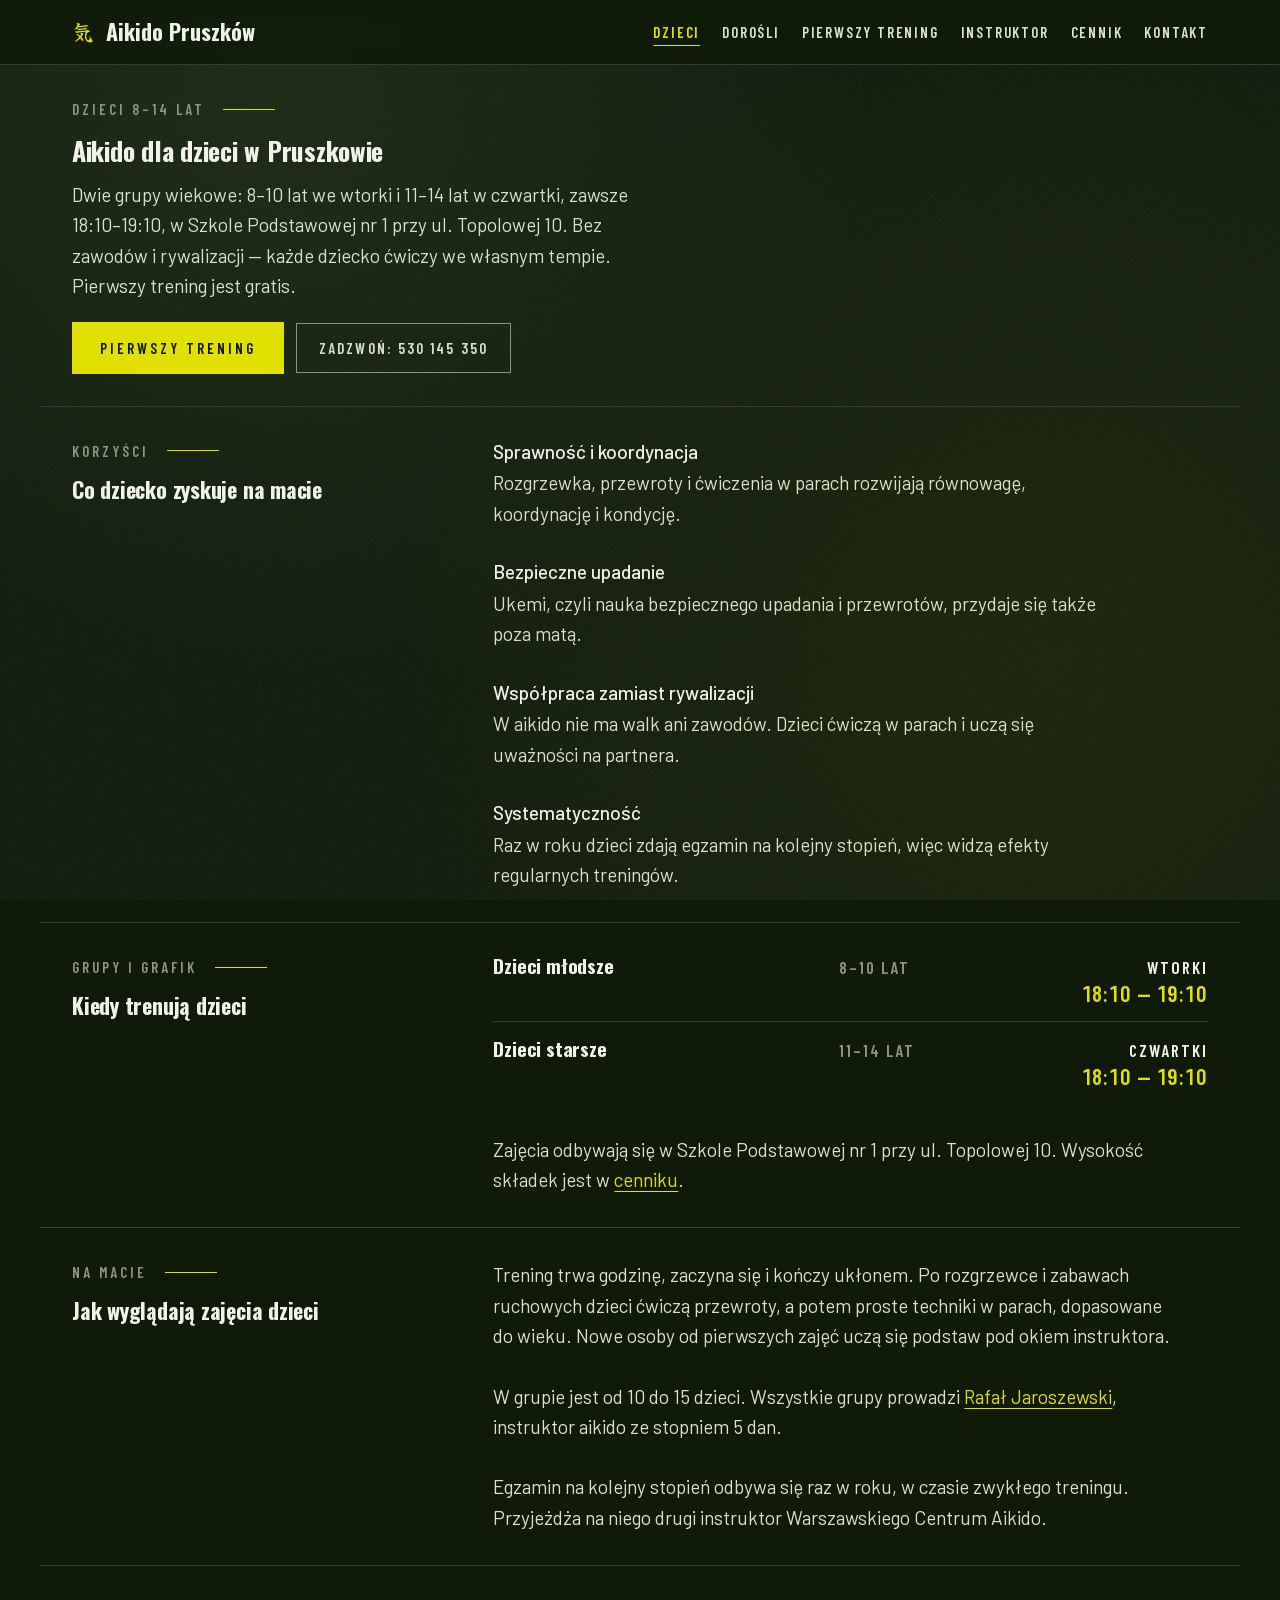
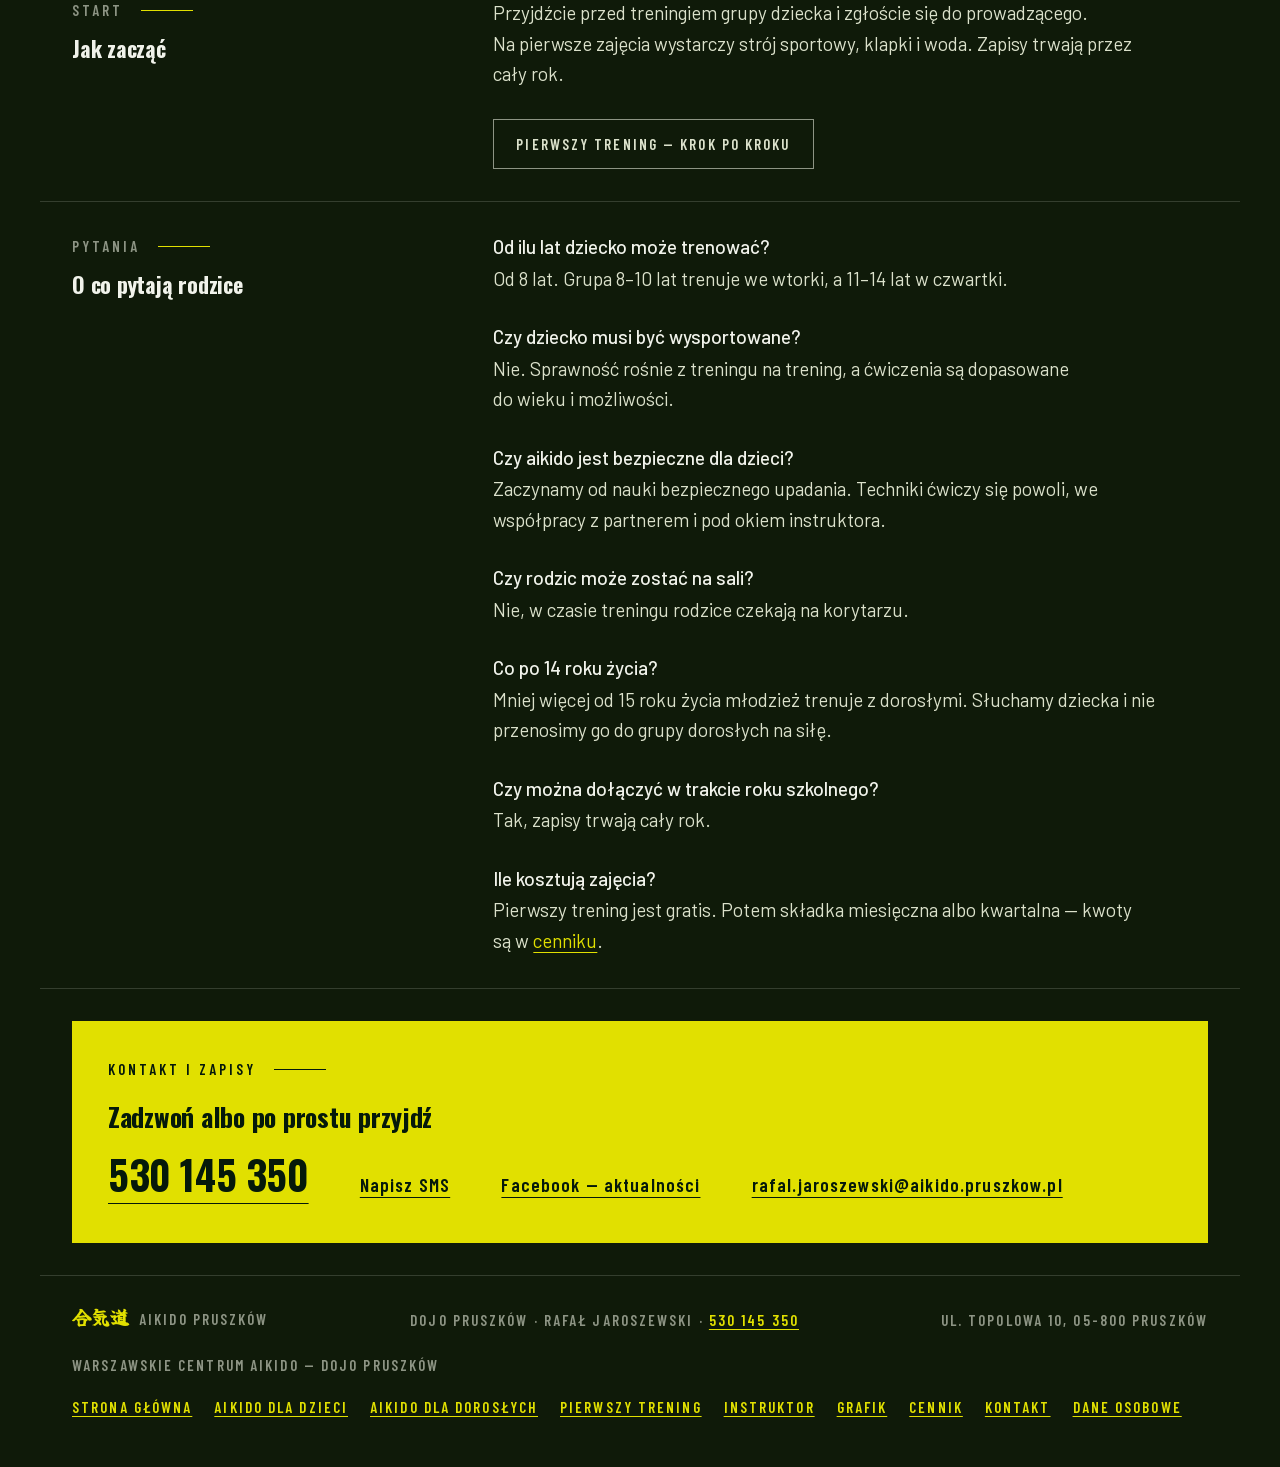
<file: aikido-dla-dzieci/index.html>
<!doctype html>
<html lang="pl">
<head>
<meta charset="utf-8" />
<meta name="viewport" content="width=device-width, initial-scale=1" />
<title>Aikido dla dzieci w Pruszkowie — zajęcia 8–14 lat</title>
<meta name="description" content="Aikido dla dzieci w Pruszkowie: grupy 8–10 i 11–14 lat, SP nr 1, ul. Topolowa 10. Bez rywalizacji, we własnym tempie. Pierwszy trening gratis." />
<link rel="canonical" href="https://aikido.pruszkow.pl/aikido-dla-dzieci/" />

<meta property="og:type" content="website" />
<meta property="og:locale" content="pl_PL" />
<meta property="og:site_name" content="Aikido Pruszków" />
<meta property="og:title" content="Aikido dla dzieci w Pruszkowie" />
<meta property="og:description" content="Grupy 8–10 i 11–14 lat przy ul. Topolowej 10. Pierwszy trening gratis." />
<meta property="og:url" content="https://aikido.pruszkow.pl/aikido-dla-dzieci/" />
<meta property="og:image" content="https://aikido.pruszkow.pl/assets/og-aikido-pruszkow.jpg" />
<meta property="og:image:width" content="1200" />
<meta property="og:image:height" content="630" />
<meta property="og:image:alt" content="Trening aikido z bronią w sali w Pruszkowie, napis Aikido Pruszków" />
<meta name="twitter:card" content="summary_large_image" />

<!-- Root-absolute paths: the page lives one directory down. -->
<link rel="preload" as="font" type="font/woff2" href="/assets/fonts/yuji-boku-kanji.woff2" crossorigin />
<link rel="preload" as="font" type="font/woff2" href="/assets/fonts/oswald-700.woff2" crossorigin />
<link rel="preload" as="font" type="font/woff2" href="/assets/fonts/barlow-condensed-600.woff2" crossorigin />

<link rel="icon" type="image/svg+xml" href="/assets/favicon.svg" />
<link rel="apple-touch-icon" href="/assets/apple-touch-icon.png" />

<link rel="stylesheet" href="/css/01-fonts.css?v=dev" />
<link rel="stylesheet" href="/css/02-tokens.css?v=dev" />
<link rel="stylesheet" href="/css/03-base.css?v=dev" />
<link rel="stylesheet" href="/css/04-topbar.css?v=dev" />
<link rel="stylesheet" href="/css/06-sections.css?v=dev" />
<link rel="stylesheet" href="/css/07-tables.css?v=dev" />
<link rel="stylesheet" href="/css/08-blocks.css?v=dev" />
<link rel="stylesheet" href="/css/09-utilities.css?v=dev" />

<!-- Gates .nav-toggle: without JS the class is never set and the button is not rendered. -->
<script>document.documentElement.classList.add('js');</script>
</head>
<body class="palette-dark">

<header class="topbar">
  <div class="topbar-inner">
    <a class="brand" href="/">
      <span class="brand-kanji" lang="ja" aria-hidden="true">気</span>
      <span class="name">Aikido Pruszków</span>
    </a>
    <a class="topbar-call" href="tel:+48530145350">
      <svg aria-hidden="true" width="22" height="22" viewBox="0 0 24 24" fill="none" stroke="currentColor" stroke-width="1.8" stroke-linecap="round" stroke-linejoin="round"><path d="M22 16.9v3a2 2 0 0 1-2.2 2 19.8 19.8 0 0 1-8.6-3.1 19.5 19.5 0 0 1-6-6A19.8 19.8 0 0 1 2.1 4.2 2 2 0 0 1 4.1 2h3a2 2 0 0 1 2 1.7c.1.9.4 1.8.7 2.7a2 2 0 0 1-.5 2.1L8 9.8a16 16 0 0 0 6 6l1.3-1.3a2 2 0 0 1 2.1-.4c.9.3 1.8.6 2.7.7a2 2 0 0 1 1.7 2z"/></svg>
      <span class="sr-only">Zadzwoń: 530 145 350</span>
    </a>
    <button class="nav-toggle" type="button" aria-expanded="false" aria-controls="nav-menu">
      <span class="nav-toggle-icon" aria-hidden="true"></span>
      <span class="sr-only">Menu</span>
    </button>
    <nav class="nav" id="nav-menu" aria-label="Główna">
      <a href="/aikido-dla-dzieci/" aria-current="page">Dzieci</a>
      <a href="/aikido-dla-doroslych/">Dorośli</a>
      <a href="/pierwszy-trening/">Pierwszy trening</a>
      <a href="/instruktor/">Instruktor</a>
      <a href="/cennik/">Cennik</a>
      <a href="/kontakt/">Kontakt</a>
    </nav>
  </div>
</header>

<main class="guide">

<section class="bloc wrap">
  <header class="sec-head">
    <p class="eyebrow">Dzieci 8–14 lat</p>
    <h1 class="sec-title sec-title--statement">Aikido dla dzieci w&nbsp;Pruszkowie</h1>
    <!-- Restates the children's schedule rows below: change them together. -->
    <p class="sec-lead">Dwie grupy wiekowe: 8–10 lat we wtorki i&nbsp;11–14 lat w&nbsp;czwartki, zawsze 18:10–19:10, w&nbsp;Szkole Podstawowej nr&nbsp;1 przy ul.&nbsp;Topolowej 10. Bez zawodów i&nbsp;rywalizacji — każde dziecko ćwiczy we własnym tempie. Pierwszy trening jest gratis.</p>
    <p class="guide-actions">
      <a class="btn-primary" href="/pierwszy-trening/">Pierwszy trening</a>
      <a class="btn-outline" href="tel:+48530145350">Zadzwoń: 530 145 350</a>
    </p>
  </header>
</section>

<section class="bloc wrap" aria-labelledby="korzysci">
  <header class="sec-head">
    <p class="eyebrow">Korzyści</p>
    <h2 class="sec-title" id="korzysci">Co dziecko zyskuje na&nbsp;macie</h2>
  </header>

  <div class="points">
    <div>
      <h3>Sprawność i&nbsp;koordynacja</h3>
      <p>Rozgrzewka, przewroty i&nbsp;ćwiczenia w&nbsp;parach rozwijają równowagę, koordynację i&nbsp;kondycję.</p>
    </div>
    <div>
      <h3>Bezpieczne upadanie</h3>
      <p>Ukemi, czyli nauka bezpiecznego upadania i&nbsp;przewrotów, przydaje się także poza matą.</p>
    </div>
    <div>
      <h3>Współpraca zamiast rywalizacji</h3>
      <p>W&nbsp;aikido nie ma walk ani zawodów. Dzieci ćwiczą w&nbsp;parach i&nbsp;uczą się uważności na&nbsp;partnera.</p>
    </div>
    <div>
      <h3>Systematyczność</h3>
      <p>Raz w&nbsp;roku dzieci zdają egzamin na&nbsp;kolejny stopień, więc widzą efekty regularnych treningów.</p>
    </div>
  </div>
</section>

<!-- Restates the schedule from index.html (#grafik and JSON-LD): change them together. -->
<section class="bloc wrap" id="terminy" aria-labelledby="kiedy">
  <header class="sec-head">
    <p class="eyebrow">Grupy i&nbsp;grafik</p>
    <h2 class="sec-title" id="kiedy">Kiedy trenują dzieci</h2>
  </header>

  <div class="prose">
    <table class="sched">
      <caption class="sr-only">Grafik treningów aikido dla dzieci w&nbsp;Pruszkowie — grupa, dzień tygodnia i&nbsp;godzina.</caption>
      <thead class="sr-only">
        <tr>
          <th scope="col">Grupa</th>
          <th scope="col">Dzień i&nbsp;godzina</th>
        </tr>
      </thead>
      <tbody>
      <tr>
        <td>
          <div class="sched-group">
            <span class="sched-name">Dzieci młodsze</span>
            <span class="sched-meta">8–10&nbsp;lat</span>
          </div>
        </td>
        <td class="sched-when">
          <span class="sched-day">wtorki</span>
          <span class="sched-time"><time datetime="18:10">18:10</time> — <time datetime="19:10">19:10</time></span>
        </td>
      </tr>
      <tr>
        <td>
          <div class="sched-group">
            <span class="sched-name">Dzieci starsze</span>
            <span class="sched-meta">11–14&nbsp;lat</span>
          </div>
        </td>
        <td class="sched-when">
          <span class="sched-day">czwartki</span>
          <span class="sched-time"><time datetime="18:10">18:10</time> — <time datetime="19:10">19:10</time></span>
        </td>
      </tr>
      </tbody>
    </table>
    <p>Zajęcia odbywają się w&nbsp;Szkole Podstawowej nr&nbsp;1 przy ul.&nbsp;Topolowej 10. Wysokość składek jest w&nbsp;<a class="link" href="/cennik/">cenniku</a>.</p>
  </div>
</section>

<section class="bloc wrap" aria-labelledby="zajecia">
  <header class="sec-head">
    <p class="eyebrow">Na&nbsp;macie</p>
    <h2 class="sec-title" id="zajecia">Jak wyglądają zajęcia dzieci</h2>
  </header>

  <div class="prose">
    <p>Trening trwa godzinę, zaczyna się i&nbsp;kończy ukłonem. Po&nbsp;rozgrzewce i&nbsp;zabawach ruchowych dzieci ćwiczą przewroty, a&nbsp;potem proste techniki w&nbsp;parach, dopasowane do&nbsp;wieku. Nowe osoby od&nbsp;pierwszych zajęć uczą się podstaw pod okiem instruktora.</p>
    <p>W&nbsp;grupie jest od&nbsp;10 do&nbsp;15 dzieci. Wszystkie grupy prowadzi <a class="link" href="/instruktor/">Rafał Jaroszewski</a>, instruktor aikido ze stopniem 5&nbsp;dan.</p>
    <p>Egzamin na&nbsp;kolejny stopień odbywa się raz w&nbsp;roku, w&nbsp;czasie zwykłego treningu. Przyjeżdża na&nbsp;niego drugi instruktor Warszawskiego Centrum Aikido.</p>
  </div>
</section>

<section class="bloc wrap" aria-labelledby="start">
  <header class="sec-head">
    <p class="eyebrow">Start</p>
    <h2 class="sec-title" id="start">Jak zacząć</h2>
  </header>

  <div class="prose">
    <p>Przyjdźcie przed treningiem grupy dziecka i&nbsp;zgłoście się do&nbsp;prowadzącego. Na&nbsp;pierwsze zajęcia wystarczy strój sportowy, klapki i&nbsp;woda. Zapisy trwają przez cały rok.</p>
    <p><a class="btn-outline" href="/pierwszy-trening/">Pierwszy trening — krok po&nbsp;kroku</a></p>
  </div>
</section>

<section class="bloc wrap" aria-labelledby="pytania">
  <header class="sec-head">
    <p class="eyebrow">Pytania</p>
    <h2 class="sec-title" id="pytania">O&nbsp;co pytają rodzice</h2>
  </header>

  <div class="points">
    <div>
      <h3>Od ilu lat dziecko może trenować?</h3>
      <p>Od 8 lat. Grupa 8–10 lat trenuje we wtorki, a&nbsp;11–14 lat w&nbsp;czwartki.</p>
    </div>
    <div>
      <h3>Czy dziecko musi być wysportowane?</h3>
      <p>Nie. Sprawność rośnie z&nbsp;treningu na&nbsp;trening, a&nbsp;ćwiczenia są dopasowane do&nbsp;wieku i&nbsp;możliwości.</p>
    </div>
    <div>
      <h3>Czy aikido jest bezpieczne dla dzieci?</h3>
      <p>Zaczynamy od&nbsp;nauki bezpiecznego upadania. Techniki ćwiczy się powoli, we współpracy z&nbsp;partnerem i&nbsp;pod okiem instruktora.</p>
    </div>
    <div>
      <h3>Czy rodzic może zostać na&nbsp;sali?</h3>
      <p>Nie, w&nbsp;czasie treningu rodzice czekają na&nbsp;korytarzu.</p>
    </div>
    <div>
      <h3>Co po&nbsp;14 roku życia?</h3>
      <p>Mniej więcej od&nbsp;15 roku życia młodzież trenuje z&nbsp;dorosłymi. Słuchamy dziecka i&nbsp;nie przenosimy go do&nbsp;grupy dorosłych na&nbsp;siłę.</p>
    </div>
    <div>
      <h3>Czy można dołączyć w&nbsp;trakcie roku szkolnego?</h3>
      <p>Tak, zapisy trwają cały rok.</p>
    </div>
    <div>
      <h3>Ile kosztują zajęcia?</h3>
      <p>Pierwszy trening jest gratis. Potem składka miesięczna albo kwartalna — kwoty są w&nbsp;<a class="link" href="/cennik/">cenniku</a>.</p>
    </div>
  </div>
</section>

<section class="bloc wrap">
  <div class="contact">
    <p class="eyebrow eyebrow--on-lime">Kontakt i&nbsp;zapisy</p>
    <h2 class="sec-title sec-title--statement">Zadzwoń albo po&nbsp;prostu przyjdź</h2>

    <ul class="contact-links">
      <li><a class="contact-phone" href="tel:+48530145350">530 145 350</a></li>
      <li><a href="sms:+48530145350">Napisz SMS</a></li>
      <li><a href="https://www.facebook.com/AikidoPruszkow/" target="_blank" rel="noopener">Facebook — aktualności</a></li>
      <li><a href="mailto:rafal.jaroszewski@aikido.pruszkow.pl">rafal.jaroszewski@aikido.pruszkow.pl</a></li>
    </ul>
  </div>
</section>

</main>

<footer class="foot">
  <div class="wrap foot-inner">
    <span class="foot-brand">
      <span class="foot-kanji" lang="ja" aria-hidden="true">合気道</span>
      Aikido Pruszków
    </span>
    <span>Dojo Pruszków · Rafał Jaroszewski · <a class="link" href="tel:+48530145350">530 145 350</a></span>
    <span>ul.&nbsp;Topolowa 10, 05-800 Pruszków</span>
    <span>Warszawskie Centrum Aikido — dojo Pruszków</span>
    <nav class="foot-nav" aria-label="Strony">
      <a class="link" href="/">Strona główna</a>
      <a class="link" href="/aikido-dla-dzieci/">Aikido dla dzieci</a>
      <a class="link" href="/aikido-dla-doroslych/">Aikido dla dorosłych</a>
      <a class="link" href="/pierwszy-trening/">Pierwszy trening</a>
      <a class="link" href="/instruktor/">Instruktor</a>
      <a class="link" href="/grafik/">Grafik</a>
      <a class="link" href="/cennik/">Cennik</a>
      <a class="link" href="/kontakt/">Kontakt</a>
      <a class="link" href="/rodo.html">Dane osobowe</a>
    </nav>
  </div>
</footer>

<script src="/js/script.js?v=dev"></script>

</body>
</html>
</file>
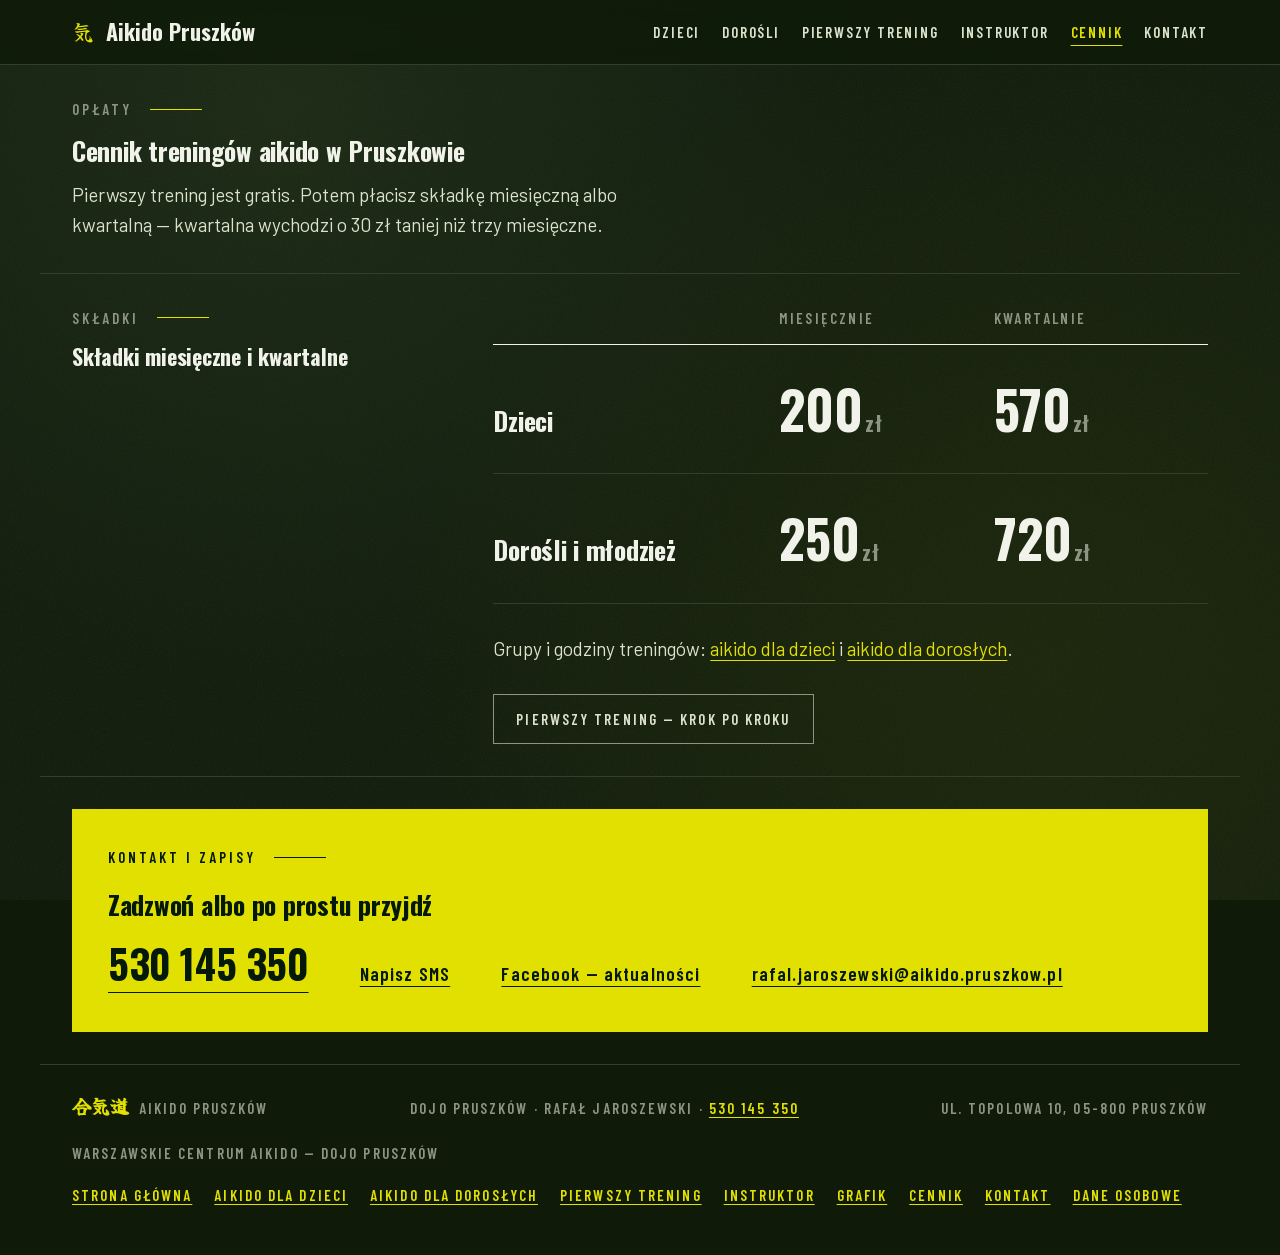
<file: cennik/index.html>
<!doctype html>
<html lang="pl">
<head>
<meta charset="utf-8" />
<meta name="viewport" content="width=device-width, initial-scale=1" />
<title>Cennik — składki za treningi aikido w Pruszkowie</title>
<meta name="description" content="Składki za treningi aikido w Pruszkowie: dzieci 200 zł miesięcznie lub 570 zł kwartalnie, dorośli i młodzież 250 zł lub 720 zł. Pierwszy trening gratis." />
<link rel="canonical" href="https://aikido.pruszkow.pl/cennik/" />

<meta property="og:type" content="website" />
<meta property="og:locale" content="pl_PL" />
<meta property="og:site_name" content="Aikido Pruszków" />
<meta property="og:title" content="Cennik treningów aikido w Pruszkowie" />
<meta property="og:description" content="Składki miesięczne i kwartalne dla dzieci, młodzieży i dorosłych. Pierwszy trening gratis." />
<meta property="og:url" content="https://aikido.pruszkow.pl/cennik/" />
<meta property="og:image" content="https://aikido.pruszkow.pl/assets/og-aikido-pruszkow.jpg" />
<meta property="og:image:width" content="1200" />
<meta property="og:image:height" content="630" />
<meta property="og:image:alt" content="Trening aikido z bronią w sali w Pruszkowie, napis Aikido Pruszków" />
<meta name="twitter:card" content="summary_large_image" />

<!-- Root-absolute paths: the page lives one directory down. -->
<link rel="preload" as="font" type="font/woff2" href="/assets/fonts/yuji-boku-kanji.woff2" crossorigin />
<link rel="preload" as="font" type="font/woff2" href="/assets/fonts/oswald-700.woff2" crossorigin />
<link rel="preload" as="font" type="font/woff2" href="/assets/fonts/barlow-condensed-600.woff2" crossorigin />

<link rel="icon" type="image/svg+xml" href="/assets/favicon.svg" />
<link rel="apple-touch-icon" href="/assets/apple-touch-icon.png" />

<link rel="stylesheet" href="/css/01-fonts.css?v=dev" />
<link rel="stylesheet" href="/css/02-tokens.css?v=dev" />
<link rel="stylesheet" href="/css/03-base.css?v=dev" />
<link rel="stylesheet" href="/css/04-topbar.css?v=dev" />
<link rel="stylesheet" href="/css/06-sections.css?v=dev" />
<link rel="stylesheet" href="/css/07-tables.css?v=dev" />
<link rel="stylesheet" href="/css/08-blocks.css?v=dev" />
<link rel="stylesheet" href="/css/09-utilities.css?v=dev" />

<!-- Gates .nav-toggle: without JS the class is never set and the button is not rendered. -->
<script>document.documentElement.classList.add('js');</script>
</head>
<body class="palette-dark">

<header class="topbar">
  <div class="topbar-inner">
    <a class="brand" href="/">
      <span class="brand-kanji" lang="ja" aria-hidden="true">気</span>
      <span class="name">Aikido Pruszków</span>
    </a>
    <a class="topbar-call" href="tel:+48530145350">
      <svg aria-hidden="true" width="22" height="22" viewBox="0 0 24 24" fill="none" stroke="currentColor" stroke-width="1.8" stroke-linecap="round" stroke-linejoin="round"><path d="M22 16.9v3a2 2 0 0 1-2.2 2 19.8 19.8 0 0 1-8.6-3.1 19.5 19.5 0 0 1-6-6A19.8 19.8 0 0 1 2.1 4.2 2 2 0 0 1 4.1 2h3a2 2 0 0 1 2 1.7c.1.9.4 1.8.7 2.7a2 2 0 0 1-.5 2.1L8 9.8a16 16 0 0 0 6 6l1.3-1.3a2 2 0 0 1 2.1-.4c.9.3 1.8.6 2.7.7a2 2 0 0 1 1.7 2z"/></svg>
      <span class="sr-only">Zadzwoń: 530 145 350</span>
    </a>
    <button class="nav-toggle" type="button" aria-expanded="false" aria-controls="nav-menu">
      <span class="nav-toggle-icon" aria-hidden="true"></span>
      <span class="sr-only">Menu</span>
    </button>
    <nav class="nav" id="nav-menu" aria-label="Główna">
      <a href="/aikido-dla-dzieci/">Dzieci</a>
      <a href="/aikido-dla-doroslych/">Dorośli</a>
      <a href="/pierwszy-trening/">Pierwszy trening</a>
      <a href="/instruktor/">Instruktor</a>
      <a href="/cennik/" aria-current="page">Cennik</a>
      <a href="/kontakt/">Kontakt</a>
    </nav>
  </div>
</header>

<main class="guide">

<section class="bloc wrap">
  <header class="sec-head">
    <p class="eyebrow">Opłaty</p>
    <h1 class="sec-title sec-title--statement">Cennik treningów aikido w&nbsp;Pruszkowie</h1>
    <p class="sec-lead">Pierwszy trening jest gratis. Potem płacisz składkę miesięczną albo kwartalną — kwartalna wychodzi o&nbsp;30&nbsp;zł taniej niż trzy miesięczne.</p>
  </header>
</section>

<!-- Restates the prices from JSON-LD priceRange in index.html: change them together. -->
<section class="bloc wrap" aria-labelledby="skladki">
  <header class="sec-head">
    <p class="eyebrow">Składki</p>
    <h2 class="sec-title" id="skladki">Składki miesięczne i&nbsp;kwartalne</h2>
  </header>

  <div class="prose">
    <table class="fees">
      <caption class="sr-only">Wysokość składek w&nbsp;podziale na&nbsp;grupę i&nbsp;okres rozliczeniowy.</caption>
      <thead>
        <tr>
          <td></td>
          <th scope="col">Miesięcznie</th>
          <th scope="col">Kwartalnie</th>
        </tr>
      </thead>
      <tbody>
        <tr>
          <th scope="row">Dzieci</th>
          <td class="fee"><span class="fee-value">200</span><span class="fee-unit">zł</span></td>
          <td class="fee"><span class="fee-value">570</span><span class="fee-unit">zł</span></td>
        </tr>
        <tr>
          <th scope="row">Dorośli i&nbsp;młodzież</th>
          <td class="fee"><span class="fee-value">250</span><span class="fee-unit">zł</span></td>
          <td class="fee"><span class="fee-value">720</span><span class="fee-unit">zł</span></td>
        </tr>
      </tbody>
    </table>
    <p>Grupy i&nbsp;godziny treningów: <a class="link" href="/aikido-dla-dzieci/">aikido dla dzieci</a> i&nbsp;<a class="link" href="/aikido-dla-doroslych/">aikido dla dorosłych</a>.</p>
    <p><a class="btn-outline" href="/pierwszy-trening/">Pierwszy trening — krok po&nbsp;kroku</a></p>
  </div>
</section>

<section class="bloc wrap">
  <div class="contact">
    <p class="eyebrow eyebrow--on-lime">Kontakt i&nbsp;zapisy</p>
    <h2 class="sec-title sec-title--statement">Zadzwoń albo po&nbsp;prostu przyjdź</h2>

    <ul class="contact-links">
      <li><a class="contact-phone" href="tel:+48530145350">530 145 350</a></li>
      <li><a href="sms:+48530145350">Napisz SMS</a></li>
      <li><a href="https://www.facebook.com/AikidoPruszkow/" target="_blank" rel="noopener">Facebook — aktualności</a></li>
      <li><a href="mailto:rafal.jaroszewski@aikido.pruszkow.pl">rafal.jaroszewski@aikido.pruszkow.pl</a></li>
    </ul>
  </div>
</section>

</main>

<footer class="foot">
  <div class="wrap foot-inner">
    <span class="foot-brand">
      <span class="foot-kanji" lang="ja" aria-hidden="true">合気道</span>
      Aikido Pruszków
    </span>
    <span>Dojo Pruszków · Rafał Jaroszewski · <a class="link" href="tel:+48530145350">530 145 350</a></span>
    <span>ul.&nbsp;Topolowa 10, 05-800 Pruszków</span>
    <span>Warszawskie Centrum Aikido — dojo Pruszków</span>
    <nav class="foot-nav" aria-label="Strony">
      <a class="link" href="/">Strona główna</a>
      <a class="link" href="/aikido-dla-dzieci/">Aikido dla dzieci</a>
      <a class="link" href="/aikido-dla-doroslych/">Aikido dla dorosłych</a>
      <a class="link" href="/pierwszy-trening/">Pierwszy trening</a>
      <a class="link" href="/instruktor/">Instruktor</a>
      <a class="link" href="/grafik/">Grafik</a>
      <a class="link" href="/cennik/">Cennik</a>
      <a class="link" href="/kontakt/">Kontakt</a>
      <a class="link" href="/rodo.html">Dane osobowe</a>
    </nav>
  </div>
</footer>

<script src="/js/script.js?v=dev"></script>

</body>
</html>
</file>
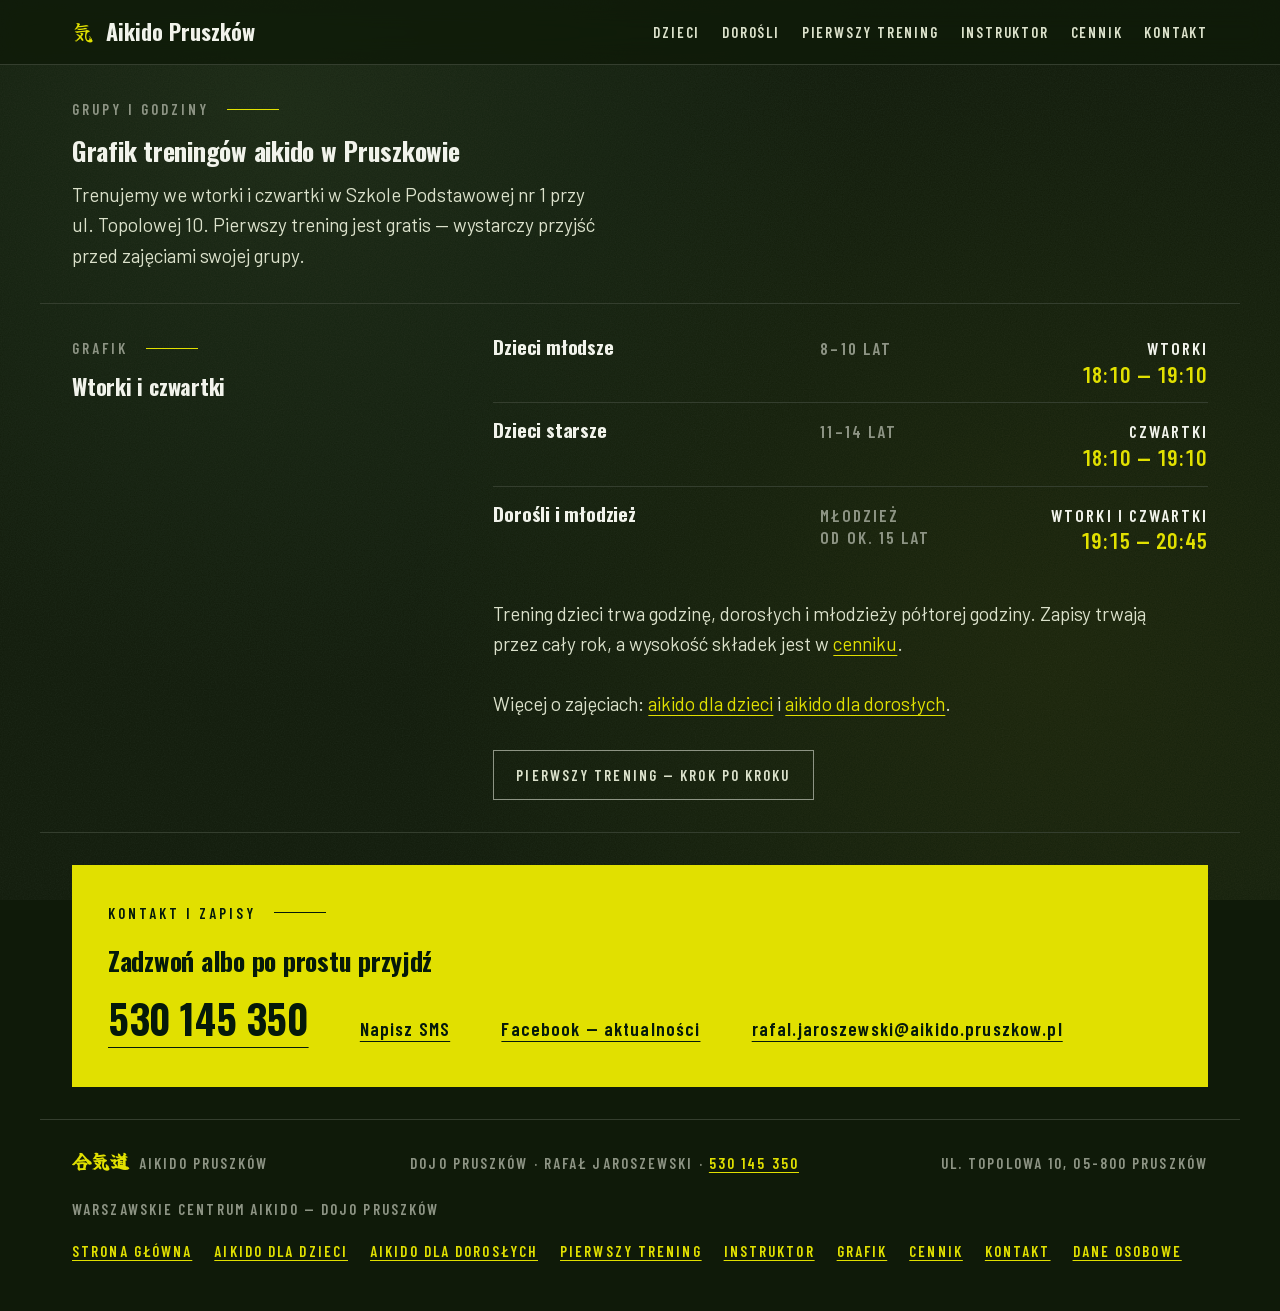
<file: grafik/index.html>
<!doctype html>
<html lang="pl">
<head>
<meta charset="utf-8" />
<meta name="viewport" content="width=device-width, initial-scale=1" />
<title>Grafik treningów aikido w Pruszkowie — dzieci i dorośli</title>
<meta name="description" content="Grafik treningów aikido w Pruszkowie: dzieci 8–10 lat we wtorki i 11–14 lat w czwartki o 18:10, dorośli i młodzież we wtorki i czwartki o 19:15. SP nr 1, ul. Topolowa 10." />
<link rel="canonical" href="https://aikido.pruszkow.pl/grafik/" />

<meta property="og:type" content="website" />
<meta property="og:locale" content="pl_PL" />
<meta property="og:site_name" content="Aikido Pruszków" />
<meta property="og:title" content="Grafik treningów aikido w Pruszkowie" />
<meta property="og:description" content="Wtorki i czwartki: dzieci o 18:10, dorośli i młodzież o 19:15. Pierwszy trening gratis." />
<meta property="og:url" content="https://aikido.pruszkow.pl/grafik/" />
<meta property="og:image" content="https://aikido.pruszkow.pl/assets/og-aikido-pruszkow.jpg" />
<meta property="og:image:width" content="1200" />
<meta property="og:image:height" content="630" />
<meta property="og:image:alt" content="Trening aikido z bronią w sali w Pruszkowie, napis Aikido Pruszków" />
<meta name="twitter:card" content="summary_large_image" />

<!-- Root-absolute paths: the page lives one directory down. -->
<link rel="preload" as="font" type="font/woff2" href="/assets/fonts/yuji-boku-kanji.woff2" crossorigin />
<link rel="preload" as="font" type="font/woff2" href="/assets/fonts/oswald-700.woff2" crossorigin />
<link rel="preload" as="font" type="font/woff2" href="/assets/fonts/barlow-condensed-600.woff2" crossorigin />

<link rel="icon" type="image/svg+xml" href="/assets/favicon.svg" />
<link rel="apple-touch-icon" href="/assets/apple-touch-icon.png" />

<link rel="stylesheet" href="/css/01-fonts.css?v=dev" />
<link rel="stylesheet" href="/css/02-tokens.css?v=dev" />
<link rel="stylesheet" href="/css/03-base.css?v=dev" />
<link rel="stylesheet" href="/css/04-topbar.css?v=dev" />
<link rel="stylesheet" href="/css/06-sections.css?v=dev" />
<link rel="stylesheet" href="/css/07-tables.css?v=dev" />
<link rel="stylesheet" href="/css/08-blocks.css?v=dev" />
<link rel="stylesheet" href="/css/09-utilities.css?v=dev" />

<!-- Gates .nav-toggle: without JS the class is never set and the button is not rendered. -->
<script>document.documentElement.classList.add('js');</script>
</head>
<body class="palette-dark">

<header class="topbar">
  <div class="topbar-inner">
    <a class="brand" href="/">
      <span class="brand-kanji" lang="ja" aria-hidden="true">気</span>
      <span class="name">Aikido Pruszków</span>
    </a>
    <a class="topbar-call" href="tel:+48530145350">
      <svg aria-hidden="true" width="22" height="22" viewBox="0 0 24 24" fill="none" stroke="currentColor" stroke-width="1.8" stroke-linecap="round" stroke-linejoin="round"><path d="M22 16.9v3a2 2 0 0 1-2.2 2 19.8 19.8 0 0 1-8.6-3.1 19.5 19.5 0 0 1-6-6A19.8 19.8 0 0 1 2.1 4.2 2 2 0 0 1 4.1 2h3a2 2 0 0 1 2 1.7c.1.9.4 1.8.7 2.7a2 2 0 0 1-.5 2.1L8 9.8a16 16 0 0 0 6 6l1.3-1.3a2 2 0 0 1 2.1-.4c.9.3 1.8.6 2.7.7a2 2 0 0 1 1.7 2z"/></svg>
      <span class="sr-only">Zadzwoń: 530 145 350</span>
    </a>
    <button class="nav-toggle" type="button" aria-expanded="false" aria-controls="nav-menu">
      <span class="nav-toggle-icon" aria-hidden="true"></span>
      <span class="sr-only">Menu</span>
    </button>
    <nav class="nav" id="nav-menu" aria-label="Główna">
      <a href="/aikido-dla-dzieci/">Dzieci</a>
      <a href="/aikido-dla-doroslych/">Dorośli</a>
      <a href="/pierwszy-trening/">Pierwszy trening</a>
      <a href="/instruktor/">Instruktor</a>
      <a href="/cennik/">Cennik</a>
      <a href="/kontakt/">Kontakt</a>
    </nav>
  </div>
</header>

<main class="guide">

<section class="bloc wrap">
  <header class="sec-head">
    <p class="eyebrow">Grupy i&nbsp;godziny</p>
    <h1 class="sec-title sec-title--statement">Grafik treningów aikido w&nbsp;Pruszkowie</h1>
    <p class="sec-lead">Trenujemy we wtorki i&nbsp;czwartki w&nbsp;Szkole Podstawowej nr&nbsp;1 przy ul.&nbsp;Topolowej 10. Pierwszy trening jest gratis — wystarczy przyjść przed zajęciami swojej grupy.</p>
  </header>
</section>

<!-- Restates the schedule from index.html (#grafik and JSON-LD): change them together. -->
<section class="bloc wrap" aria-labelledby="grupy">
  <header class="sec-head">
    <p class="eyebrow">Grafik</p>
    <h2 class="sec-title" id="grupy">Wtorki i&nbsp;czwartki</h2>
  </header>

  <div class="prose">
    <table class="sched">
      <caption class="sr-only">Grafik treningów aikido w&nbsp;Pruszkowie — grupa, dzień tygodnia i&nbsp;godzina.</caption>
      <thead class="sr-only">
        <tr>
          <th scope="col">Grupa</th>
          <th scope="col">Dzień i&nbsp;godzina</th>
        </tr>
      </thead>
      <tbody>
        <tr>
          <td>
            <div class="sched-group">
              <span class="sched-name">Dzieci młodsze</span>
              <span class="sched-meta">8–10&nbsp;lat</span>
            </div>
          </td>
          <td class="sched-when">
            <span class="sched-day">wtorki</span>
            <span class="sched-time"><time datetime="18:10">18:10</time> — <time datetime="19:10">19:10</time></span>
          </td>
        </tr>
        <tr>
          <td>
            <div class="sched-group">
              <span class="sched-name">Dzieci starsze</span>
              <span class="sched-meta">11–14&nbsp;lat</span>
            </div>
          </td>
          <td class="sched-when">
            <span class="sched-day">czwartki</span>
            <span class="sched-time"><time datetime="18:10">18:10</time> — <time datetime="19:10">19:10</time></span>
          </td>
        </tr>
        <tr>
          <td>
            <div class="sched-group">
              <span class="sched-name">Dorośli i&nbsp;młodzież</span>
              <span class="sched-meta">młodzież od&nbsp;ok.&nbsp;15&nbsp;lat</span>
            </div>
          </td>
          <td class="sched-when">
            <span class="sched-day">wtorki i&nbsp;czwartki</span>
            <span class="sched-time"><time datetime="19:15">19:15</time> — <time datetime="20:45">20:45</time></span>
          </td>
        </tr>
      </tbody>
    </table>
    <p>Trening dzieci trwa godzinę, dorosłych i&nbsp;młodzieży półtorej godziny. Zapisy trwają przez cały rok, a&nbsp;wysokość składek jest w&nbsp;<a class="link" href="/cennik/">cenniku</a>.</p>
    <p>Więcej o&nbsp;zajęciach: <a class="link" href="/aikido-dla-dzieci/">aikido dla dzieci</a> i&nbsp;<a class="link" href="/aikido-dla-doroslych/">aikido dla dorosłych</a>.</p>
    <p><a class="btn-outline" href="/pierwszy-trening/">Pierwszy trening — krok po&nbsp;kroku</a></p>
  </div>
</section>

<section class="bloc wrap">
  <div class="contact">
    <p class="eyebrow eyebrow--on-lime">Kontakt i&nbsp;zapisy</p>
    <h2 class="sec-title sec-title--statement">Zadzwoń albo po&nbsp;prostu przyjdź</h2>

    <ul class="contact-links">
      <li><a class="contact-phone" href="tel:+48530145350">530 145 350</a></li>
      <li><a href="sms:+48530145350">Napisz SMS</a></li>
      <li><a href="https://www.facebook.com/AikidoPruszkow/" target="_blank" rel="noopener">Facebook — aktualności</a></li>
      <li><a href="mailto:rafal.jaroszewski@aikido.pruszkow.pl">rafal.jaroszewski@aikido.pruszkow.pl</a></li>
    </ul>
  </div>
</section>

</main>

<footer class="foot">
  <div class="wrap foot-inner">
    <span class="foot-brand">
      <span class="foot-kanji" lang="ja" aria-hidden="true">合気道</span>
      Aikido Pruszków
    </span>
    <span>Dojo Pruszków · Rafał Jaroszewski · <a class="link" href="tel:+48530145350">530 145 350</a></span>
    <span>ul.&nbsp;Topolowa 10, 05-800 Pruszków</span>
    <span>Warszawskie Centrum Aikido — dojo Pruszków</span>
    <nav class="foot-nav" aria-label="Strony">
      <a class="link" href="/">Strona główna</a>
      <a class="link" href="/aikido-dla-dzieci/">Aikido dla dzieci</a>
      <a class="link" href="/aikido-dla-doroslych/">Aikido dla dorosłych</a>
      <a class="link" href="/pierwszy-trening/">Pierwszy trening</a>
      <a class="link" href="/instruktor/">Instruktor</a>
      <a class="link" href="/grafik/">Grafik</a>
      <a class="link" href="/cennik/">Cennik</a>
      <a class="link" href="/kontakt/">Kontakt</a>
      <a class="link" href="/rodo.html">Dane osobowe</a>
    </nav>
  </div>
</footer>

<script src="/js/script.js?v=dev"></script>

</body>
</html>
</file>
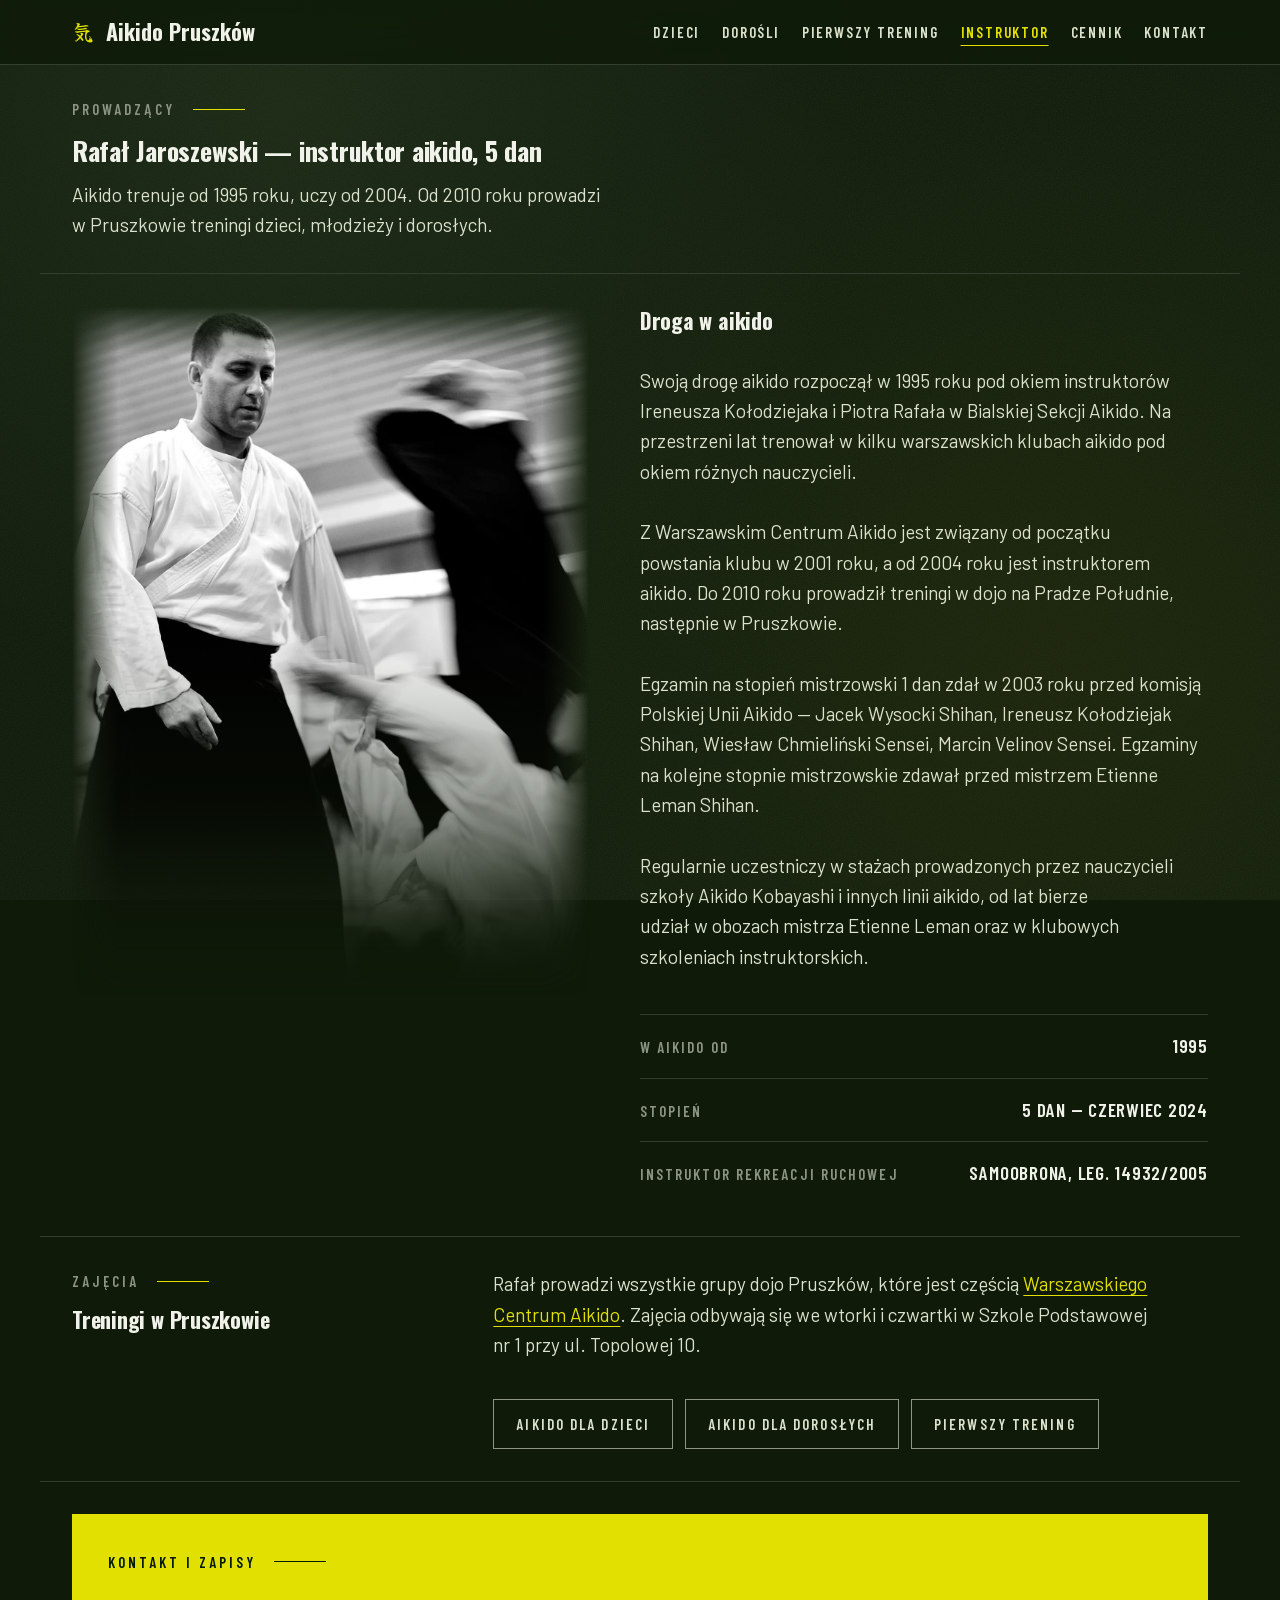
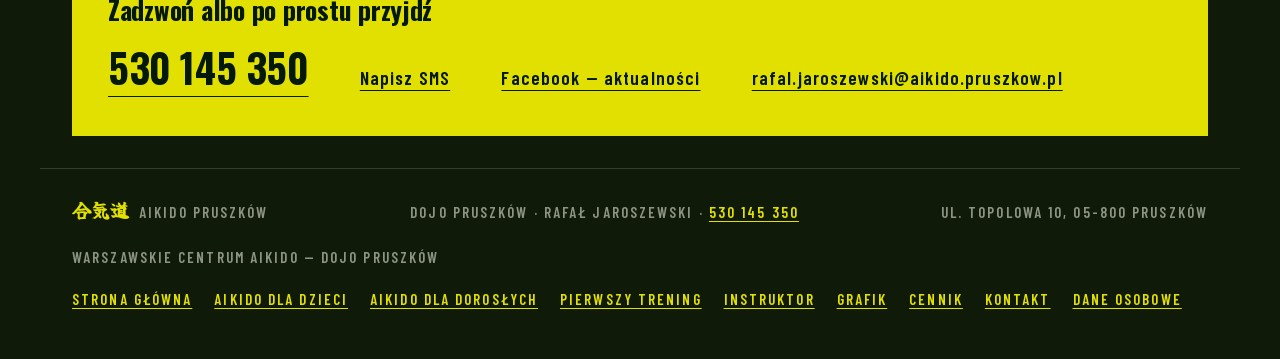
<file: instruktor/index.html>
<!doctype html>
<html lang="pl">
<head>
<meta charset="utf-8" />
<meta name="viewport" content="width=device-width, initial-scale=1" />
<title>Rafał Jaroszewski — instruktor aikido w Pruszkowie, 5 dan</title>
<meta name="description" content="Rafał Jaroszewski, 5 dan — instruktor aikido w Pruszkowie. Trenuje od 1995 r., uczy od 2004 r. w Warszawskim Centrum Aikido, od 2010 r. prowadzi dojo Pruszków." />
<link rel="canonical" href="https://aikido.pruszkow.pl/instruktor/" />

<meta property="og:type" content="website" />
<meta property="og:locale" content="pl_PL" />
<meta property="og:site_name" content="Aikido Pruszków" />
<meta property="og:title" content="Rafał Jaroszewski — instruktor aikido, 5 dan" />
<meta property="og:description" content="Trenuje od 1995 r., uczy od 2004 r. Prowadzi treningi aikido w Pruszkowie." />
<meta property="og:url" content="https://aikido.pruszkow.pl/instruktor/" />
<meta property="og:image" content="https://aikido.pruszkow.pl/assets/og-aikido-pruszkow.jpg" />
<meta property="og:image:width" content="1200" />
<meta property="og:image:height" content="630" />
<meta property="og:image:alt" content="Trening aikido z bronią w sali w Pruszkowie, napis Aikido Pruszków" />
<meta name="twitter:card" content="summary_large_image" />

<!-- Root-absolute paths: the page lives one directory down. -->
<link rel="preload" as="font" type="font/woff2" href="/assets/fonts/yuji-boku-kanji.woff2" crossorigin />
<link rel="preload" as="font" type="font/woff2" href="/assets/fonts/oswald-700.woff2" crossorigin />
<link rel="preload" as="font" type="font/woff2" href="/assets/fonts/barlow-condensed-600.woff2" crossorigin />

<link rel="icon" type="image/svg+xml" href="/assets/favicon.svg" />
<link rel="apple-touch-icon" href="/assets/apple-touch-icon.png" />

<link rel="stylesheet" href="/css/01-fonts.css?v=dev" />
<link rel="stylesheet" href="/css/02-tokens.css?v=dev" />
<link rel="stylesheet" href="/css/03-base.css?v=dev" />
<link rel="stylesheet" href="/css/04-topbar.css?v=dev" />
<link rel="stylesheet" href="/css/06-sections.css?v=dev" />
<link rel="stylesheet" href="/css/07-tables.css?v=dev" />
<link rel="stylesheet" href="/css/08-blocks.css?v=dev" />
<link rel="stylesheet" href="/css/09-utilities.css?v=dev" />

<!-- Gates .nav-toggle: without JS the class is never set and the button is not rendered. -->
<script>document.documentElement.classList.add('js');</script>
</head>
<body class="palette-dark">

<header class="topbar">
  <div class="topbar-inner">
    <a class="brand" href="/">
      <span class="brand-kanji" lang="ja" aria-hidden="true">気</span>
      <span class="name">Aikido Pruszków</span>
    </a>
    <a class="topbar-call" href="tel:+48530145350">
      <svg aria-hidden="true" width="22" height="22" viewBox="0 0 24 24" fill="none" stroke="currentColor" stroke-width="1.8" stroke-linecap="round" stroke-linejoin="round"><path d="M22 16.9v3a2 2 0 0 1-2.2 2 19.8 19.8 0 0 1-8.6-3.1 19.5 19.5 0 0 1-6-6A19.8 19.8 0 0 1 2.1 4.2 2 2 0 0 1 4.1 2h3a2 2 0 0 1 2 1.7c.1.9.4 1.8.7 2.7a2 2 0 0 1-.5 2.1L8 9.8a16 16 0 0 0 6 6l1.3-1.3a2 2 0 0 1 2.1-.4c.9.3 1.8.6 2.7.7a2 2 0 0 1 1.7 2z"/></svg>
      <span class="sr-only">Zadzwoń: 530 145 350</span>
    </a>
    <button class="nav-toggle" type="button" aria-expanded="false" aria-controls="nav-menu">
      <span class="nav-toggle-icon" aria-hidden="true"></span>
      <span class="sr-only">Menu</span>
    </button>
    <nav class="nav" id="nav-menu" aria-label="Główna">
      <a href="/aikido-dla-dzieci/">Dzieci</a>
      <a href="/aikido-dla-doroslych/">Dorośli</a>
      <a href="/pierwszy-trening/">Pierwszy trening</a>
      <a href="/instruktor/" aria-current="page">Instruktor</a>
      <a href="/cennik/">Cennik</a>
      <a href="/kontakt/">Kontakt</a>
    </nav>
  </div>
</header>

<main class="guide">

<section class="bloc wrap">
  <header class="sec-head">
    <p class="eyebrow">Prowadzący</p>
    <h1 class="sec-title sec-title--statement">Rafał Jaroszewski — instruktor aikido, 5&nbsp;dan</h1>
    <p class="sec-lead">Aikido trenuje od&nbsp;1995 roku, uczy od&nbsp;2004. Od&nbsp;2010 roku prowadzi w&nbsp;Pruszkowie treningi dzieci, młodzieży i&nbsp;dorosłych.</p>
  </header>
</section>

<section class="bloc wrap" aria-labelledby="droga">
  <div class="split split--portrait">
    <figure class="portrait">
      <img src="/assets/foto-instruktor.webp" alt="Rafał Jaroszewski prowadzi trening aikido" width="1416" height="1888" fetchpriority="high" />
    </figure>

    <div class="prose">
      <h2 class="sec-title" id="droga">Droga w&nbsp;aikido</h2>
      <p>Swoją drogę aikido rozpoczął w&nbsp;1995 roku pod okiem instruktorów Ireneusza Kołodziejaka i&nbsp;Piotra Rafała w&nbsp;Bialskiej Sekcji Aikido. Na przestrzeni lat trenował w&nbsp;kilku warszawskich klubach aikido pod okiem różnych nauczycieli.</p>
      <p>Z Warszawskim Centrum Aikido jest związany od&nbsp;początku powstania klubu w&nbsp;2001 roku, a&nbsp;od&nbsp;2004 roku jest instruktorem aikido. Do&nbsp;2010 roku prowadził treningi w&nbsp;dojo na&nbsp;Pradze Południe, następnie w&nbsp;Pruszkowie.</p>
      <p>Egzamin na stopień mistrzowski 1&nbsp;dan zdał w&nbsp;2003 roku przed komisją Polskiej Unii Aikido — Jacek Wysocki Shihan, Ireneusz Kołodziejak Shihan, Wiesław Chmieliński Sensei, Marcin Velinov Sensei. Egzaminy na kolejne stopnie mistrzowskie zdawał przed mistrzem Etienne Leman Shihan.</p>
      <p>Regularnie uczestniczy w&nbsp;stażach prowadzonych przez nauczycieli szkoły Aikido Kobayashi i&nbsp;innych linii aikido, od&nbsp;lat bierze udział w&nbsp;obozach mistrza Etienne Leman oraz w&nbsp;klubowych szkoleniach instruktorskich.</p>

    <dl class="facts">
      <div class="fact">
        <dt>W aikido od</dt>
        <dd>1995</dd>
      </div>
      <div class="fact">
        <dt>Stopień</dt>
        <dd>5 dan — czerwiec 2024</dd>
      </div>
      <div class="fact">
        <dt>Instruktor rekreacji ruchowej</dt>
        <dd>Samoobrona, leg. 14932/2005</dd>
      </div>
    </dl>
    </div>
  </div>
</section>

<section class="bloc wrap" aria-labelledby="zajecia">
  <header class="sec-head">
    <p class="eyebrow">Zajęcia</p>
    <h2 class="sec-title" id="zajecia">Treningi w&nbsp;Pruszkowie</h2>
  </header>

  <div class="prose">
    <p>Rafał prowadzi wszystkie grupy dojo Pruszków, które jest częścią <a class="link" href="https://aikido.warszawa.pl/" target="_blank" rel="noopener">Warszawskiego Centrum Aikido</a>. Zajęcia odbywają się we wtorki i&nbsp;czwartki w&nbsp;Szkole Podstawowej nr&nbsp;1 przy ul.&nbsp;Topolowej 10.</p>
    <p class="guide-actions">
      <a class="btn-outline" href="/aikido-dla-dzieci/">Aikido dla dzieci</a>
      <a class="btn-outline" href="/aikido-dla-doroslych/">Aikido dla dorosłych</a>
      <a class="btn-outline" href="/pierwszy-trening/">Pierwszy trening</a>
    </p>
  </div>
</section>

<section class="bloc wrap">
  <div class="contact">
    <p class="eyebrow eyebrow--on-lime">Kontakt i&nbsp;zapisy</p>
    <h2 class="sec-title sec-title--statement">Zadzwoń albo po&nbsp;prostu przyjdź</h2>

    <ul class="contact-links">
      <li><a class="contact-phone" href="tel:+48530145350">530 145 350</a></li>
      <li><a href="sms:+48530145350">Napisz SMS</a></li>
      <li><a href="https://www.facebook.com/AikidoPruszkow/" target="_blank" rel="noopener">Facebook — aktualności</a></li>
      <li><a href="mailto:rafal.jaroszewski@aikido.pruszkow.pl">rafal.jaroszewski@aikido.pruszkow.pl</a></li>
    </ul>
  </div>
</section>

</main>

<footer class="foot">
  <div class="wrap foot-inner">
    <span class="foot-brand">
      <span class="foot-kanji" lang="ja" aria-hidden="true">合気道</span>
      Aikido Pruszków
    </span>
    <span>Dojo Pruszków · Rafał Jaroszewski · <a class="link" href="tel:+48530145350">530 145 350</a></span>
    <span>ul.&nbsp;Topolowa 10, 05-800 Pruszków</span>
    <span>Warszawskie Centrum Aikido — dojo Pruszków</span>
    <nav class="foot-nav" aria-label="Strony">
      <a class="link" href="/">Strona główna</a>
      <a class="link" href="/aikido-dla-dzieci/">Aikido dla dzieci</a>
      <a class="link" href="/aikido-dla-doroslych/">Aikido dla dorosłych</a>
      <a class="link" href="/pierwszy-trening/">Pierwszy trening</a>
      <a class="link" href="/instruktor/">Instruktor</a>
      <a class="link" href="/grafik/">Grafik</a>
      <a class="link" href="/cennik/">Cennik</a>
      <a class="link" href="/kontakt/">Kontakt</a>
      <a class="link" href="/rodo.html">Dane osobowe</a>
    </nav>
  </div>
</footer>

<script src="/js/script.js?v=dev"></script>

</body>
</html>
</file>
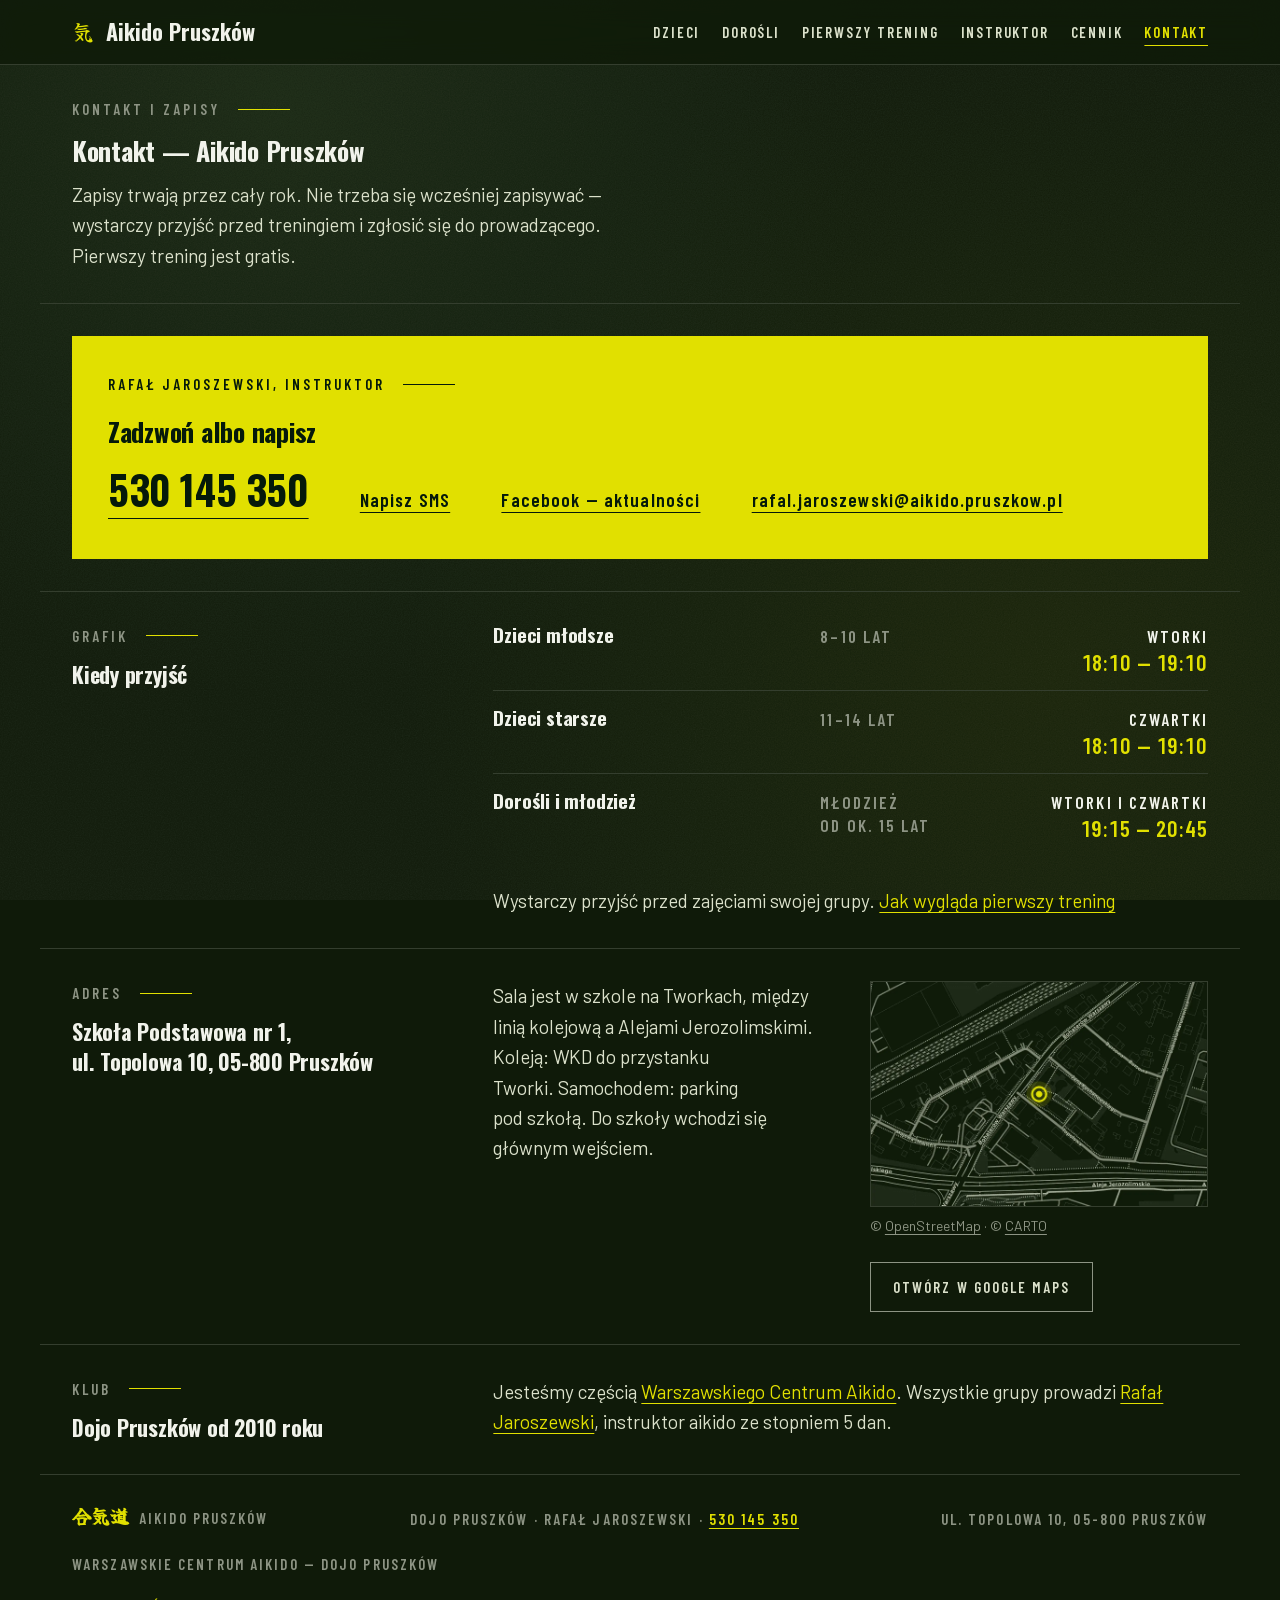
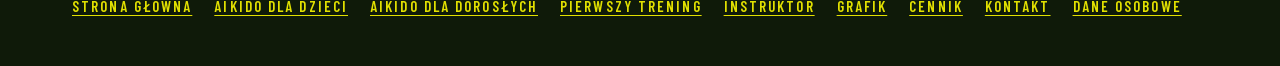
<file: kontakt/index.html>
<!doctype html>
<html lang="pl">
<head>
<meta charset="utf-8" />
<meta name="viewport" content="width=device-width, initial-scale=1" />
<title>Kontakt — Aikido Pruszków, ul. Topolowa 10</title>
<meta name="description" content="Kontakt z dojo Aikido Pruszków: tel. 530 145 350, e-mail, Facebook. Treningi w SP nr 1, ul. Topolowa 10, 05-800 Pruszków. Pierwszy trening gratis." />
<link rel="canonical" href="https://aikido.pruszkow.pl/kontakt/" />

<meta property="og:type" content="website" />
<meta property="og:locale" content="pl_PL" />
<meta property="og:site_name" content="Aikido Pruszków" />
<meta property="og:title" content="Kontakt — Aikido Pruszków" />
<meta property="og:description" content="Tel. 530 145 350. Treningi w SP nr 1 przy ul. Topolowej 10 w Pruszkowie." />
<meta property="og:url" content="https://aikido.pruszkow.pl/kontakt/" />
<meta property="og:image" content="https://aikido.pruszkow.pl/assets/og-aikido-pruszkow.jpg" />
<meta property="og:image:width" content="1200" />
<meta property="og:image:height" content="630" />
<meta property="og:image:alt" content="Trening aikido z bronią w sali w Pruszkowie, napis Aikido Pruszków" />
<meta name="twitter:card" content="summary_large_image" />

<!-- Root-absolute paths: the page lives one directory down. -->
<link rel="preload" as="font" type="font/woff2" href="/assets/fonts/yuji-boku-kanji.woff2" crossorigin />
<link rel="preload" as="font" type="font/woff2" href="/assets/fonts/oswald-700.woff2" crossorigin />
<link rel="preload" as="font" type="font/woff2" href="/assets/fonts/barlow-condensed-600.woff2" crossorigin />

<link rel="icon" type="image/svg+xml" href="/assets/favicon.svg" />
<link rel="apple-touch-icon" href="/assets/apple-touch-icon.png" />

<link rel="stylesheet" href="/css/01-fonts.css?v=dev" />
<link rel="stylesheet" href="/css/02-tokens.css?v=dev" />
<link rel="stylesheet" href="/css/03-base.css?v=dev" />
<link rel="stylesheet" href="/css/04-topbar.css?v=dev" />
<link rel="stylesheet" href="/css/06-sections.css?v=dev" />
<link rel="stylesheet" href="/css/07-tables.css?v=dev" />
<link rel="stylesheet" href="/css/08-blocks.css?v=dev" />
<link rel="stylesheet" href="/css/09-utilities.css?v=dev" />

<!-- Gates .nav-toggle: without JS the class is never set and the button is not rendered. -->
<script>document.documentElement.classList.add('js');</script>
</head>
<body class="palette-dark">

<header class="topbar">
  <div class="topbar-inner">
    <a class="brand" href="/">
      <span class="brand-kanji" lang="ja" aria-hidden="true">気</span>
      <span class="name">Aikido Pruszków</span>
    </a>
    <a class="topbar-call" href="tel:+48530145350">
      <svg aria-hidden="true" width="22" height="22" viewBox="0 0 24 24" fill="none" stroke="currentColor" stroke-width="1.8" stroke-linecap="round" stroke-linejoin="round"><path d="M22 16.9v3a2 2 0 0 1-2.2 2 19.8 19.8 0 0 1-8.6-3.1 19.5 19.5 0 0 1-6-6A19.8 19.8 0 0 1 2.1 4.2 2 2 0 0 1 4.1 2h3a2 2 0 0 1 2 1.7c.1.9.4 1.8.7 2.7a2 2 0 0 1-.5 2.1L8 9.8a16 16 0 0 0 6 6l1.3-1.3a2 2 0 0 1 2.1-.4c.9.3 1.8.6 2.7.7a2 2 0 0 1 1.7 2z"/></svg>
      <span class="sr-only">Zadzwoń: 530 145 350</span>
    </a>
    <button class="nav-toggle" type="button" aria-expanded="false" aria-controls="nav-menu">
      <span class="nav-toggle-icon" aria-hidden="true"></span>
      <span class="sr-only">Menu</span>
    </button>
    <nav class="nav" id="nav-menu" aria-label="Główna">
      <a href="/aikido-dla-dzieci/">Dzieci</a>
      <a href="/aikido-dla-doroslych/">Dorośli</a>
      <a href="/pierwszy-trening/">Pierwszy trening</a>
      <a href="/instruktor/">Instruktor</a>
      <a href="/cennik/">Cennik</a>
      <a href="/kontakt/" aria-current="page">Kontakt</a>
    </nav>
  </div>
</header>

<main class="guide">

<section class="bloc wrap">
  <header class="sec-head">
    <p class="eyebrow">Kontakt i&nbsp;zapisy</p>
    <h1 class="sec-title sec-title--statement">Kontakt — Aikido Pruszków</h1>
    <p class="sec-lead">Zapisy trwają przez cały rok. Nie trzeba się wcześniej zapisywać — wystarczy przyjść przed treningiem i&nbsp;zgłosić się do&nbsp;prowadzącego. Pierwszy trening jest gratis.</p>
  </header>
</section>

<section class="bloc wrap">
  <div class="contact">
    <p class="eyebrow eyebrow--on-lime">Rafał Jaroszewski, instruktor</p>
    <h2 class="sec-title sec-title--statement">Zadzwoń albo napisz</h2>

    <ul class="contact-links">
      <li><a class="contact-phone" href="tel:+48530145350">530 145 350</a></li>
      <li><a href="sms:+48530145350">Napisz SMS</a></li>
      <li><a href="https://www.facebook.com/AikidoPruszkow/" target="_blank" rel="noopener">Facebook — aktualności</a></li>
      <li><a href="mailto:rafal.jaroszewski@aikido.pruszkow.pl">rafal.jaroszewski@aikido.pruszkow.pl</a></li>
    </ul>
  </div>
</section>

<!-- Restates the schedule from index.html (#grafik and JSON-LD): change them together. -->
<section class="bloc wrap" aria-labelledby="kiedy">
  <header class="sec-head">
    <p class="eyebrow">Grafik</p>
    <h2 class="sec-title" id="kiedy">Kiedy przyjść</h2>
  </header>

  <div class="prose">
    <table class="sched">
      <caption class="sr-only">Grafik treningów aikido w&nbsp;Pruszkowie — grupa, dzień tygodnia i&nbsp;godzina.</caption>
      <thead class="sr-only">
        <tr>
          <th scope="col">Grupa</th>
          <th scope="col">Dzień i&nbsp;godzina</th>
        </tr>
      </thead>
      <tbody>
        <tr>
          <td>
            <div class="sched-group">
              <span class="sched-name">Dzieci młodsze</span>
              <span class="sched-meta">8–10&nbsp;lat</span>
            </div>
          </td>
          <td class="sched-when">
            <span class="sched-day">wtorki</span>
            <span class="sched-time"><time datetime="18:10">18:10</time> — <time datetime="19:10">19:10</time></span>
          </td>
        </tr>
        <tr>
          <td>
            <div class="sched-group">
              <span class="sched-name">Dzieci starsze</span>
              <span class="sched-meta">11–14&nbsp;lat</span>
            </div>
          </td>
          <td class="sched-when">
            <span class="sched-day">czwartki</span>
            <span class="sched-time"><time datetime="18:10">18:10</time> — <time datetime="19:10">19:10</time></span>
          </td>
        </tr>
        <tr>
          <td>
            <div class="sched-group">
              <span class="sched-name">Dorośli i&nbsp;młodzież</span>
              <span class="sched-meta">młodzież od&nbsp;ok.&nbsp;15&nbsp;lat</span>
            </div>
          </td>
          <td class="sched-when">
            <span class="sched-day">wtorki i&nbsp;czwartki</span>
            <span class="sched-time"><time datetime="19:15">19:15</time> — <time datetime="20:45">20:45</time></span>
          </td>
        </tr>
      </tbody>
    </table>
    <p>Wystarczy przyjść przed zajęciami swojej grupy. <a class="link" href="/pierwszy-trening/">Jak wygląda pierwszy trening</a></p>
  </div>
</section>

<section class="bloc wrap" aria-labelledby="adres">
  <header class="sec-head">
    <p class="eyebrow">Adres</p>
    <h2 class="sec-title" id="adres">Szkoła Podstawowa nr&nbsp;1, ul.&nbsp;Topolowa 10, 05-800 Pruszków</h2>
  </header>

  <div class="dojo-intro">
    <div class="prose">
      <p>Sala jest w&nbsp;szkole na&nbsp;Tworkach, między linią kolejową a&nbsp;Alejami Jerozolimskimi. Koleją: WKD do&nbsp;przystanku Tworki. Samochodem: parking pod szkołą. Do&nbsp;szkoły wchodzi się głównym wejściem.</p>
    </div>
    <div class="dojo-aside">
      <figure class="map">
        <img src="/assets/mapa-dojo.webp" alt="Mapa okolicy dojo: ul. Topolowa 10 w Pruszkowie, na Tworkach, między linią kolejową a Alejami Jerozolimskimi." width="1440" height="960" loading="lazy" decoding="async" />
        <figcaption class="map-credit">© <a href="https://www.openstreetmap.org/copyright" target="_blank" rel="noopener">OpenStreetMap</a> · © <a href="https://carto.com/attributions" target="_blank" rel="noopener">CARTO</a></figcaption>
      </figure>
      <a class="btn-outline" href="https://maps.google.com/?q=Topolowa+10+Pruszk%C3%B3w" target="_blank" rel="noopener">Otwórz w&nbsp;Google Maps</a>
    </div>
  </div>
</section>

<section class="bloc wrap" aria-labelledby="klub">
  <header class="sec-head">
    <p class="eyebrow">Klub</p>
    <h2 class="sec-title" id="klub">Dojo Pruszków od&nbsp;2010 roku</h2>
  </header>

  <div class="prose">
    <p>Jesteśmy częścią <a class="link" href="https://aikido.warszawa.pl/" target="_blank" rel="noopener">Warszawskiego Centrum Aikido</a>. Wszystkie grupy prowadzi <a class="link" href="/instruktor/">Rafał Jaroszewski</a>, instruktor aikido ze stopniem 5&nbsp;dan.</p>
  </div>
</section>

</main>

<footer class="foot">
  <div class="wrap foot-inner">
    <span class="foot-brand">
      <span class="foot-kanji" lang="ja" aria-hidden="true">合気道</span>
      Aikido Pruszków
    </span>
    <span>Dojo Pruszków · Rafał Jaroszewski · <a class="link" href="tel:+48530145350">530 145 350</a></span>
    <span>ul.&nbsp;Topolowa 10, 05-800 Pruszków</span>
    <span>Warszawskie Centrum Aikido — dojo Pruszków</span>
    <nav class="foot-nav" aria-label="Strony">
      <a class="link" href="/">Strona główna</a>
      <a class="link" href="/aikido-dla-dzieci/">Aikido dla dzieci</a>
      <a class="link" href="/aikido-dla-doroslych/">Aikido dla dorosłych</a>
      <a class="link" href="/pierwszy-trening/">Pierwszy trening</a>
      <a class="link" href="/instruktor/">Instruktor</a>
      <a class="link" href="/grafik/">Grafik</a>
      <a class="link" href="/cennik/">Cennik</a>
      <a class="link" href="/kontakt/">Kontakt</a>
      <a class="link" href="/rodo.html">Dane osobowe</a>
    </nav>
  </div>
</footer>

<script src="/js/script.js?v=dev"></script>

</body>
</html>
</file>
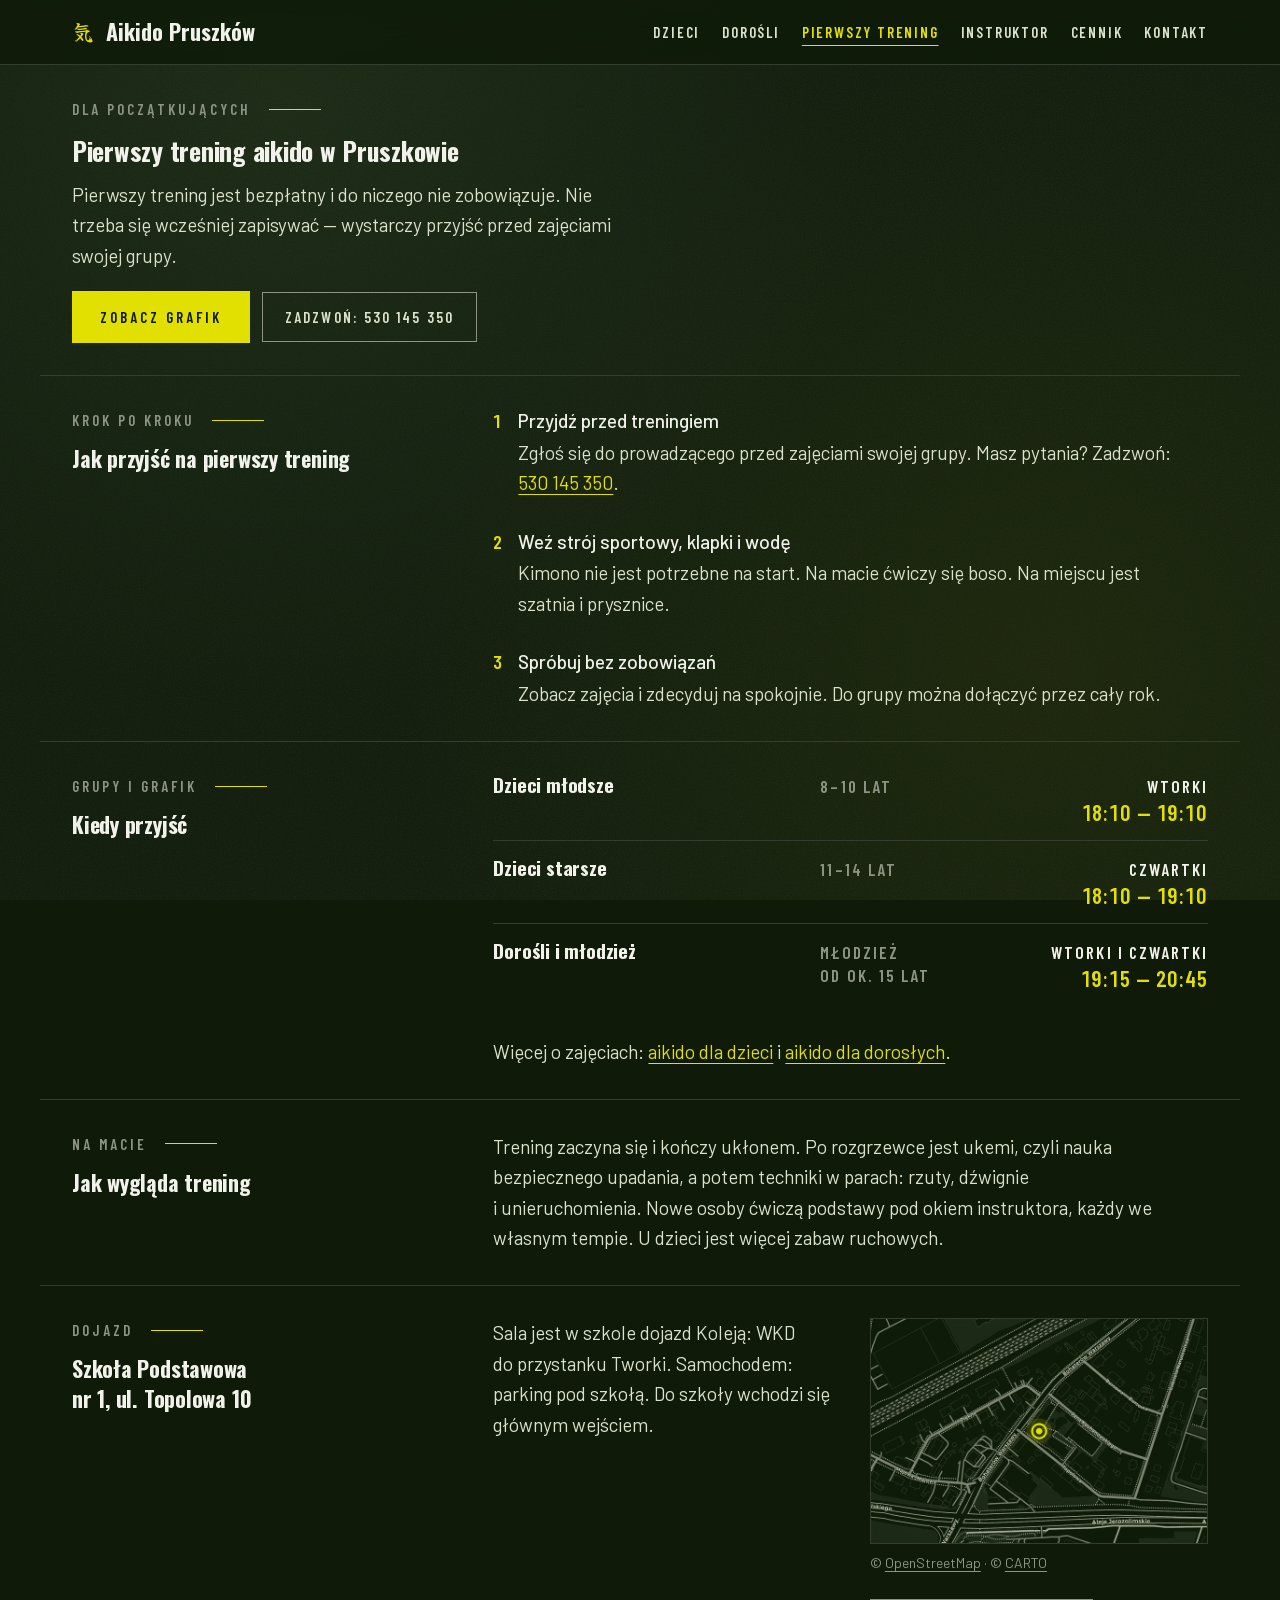
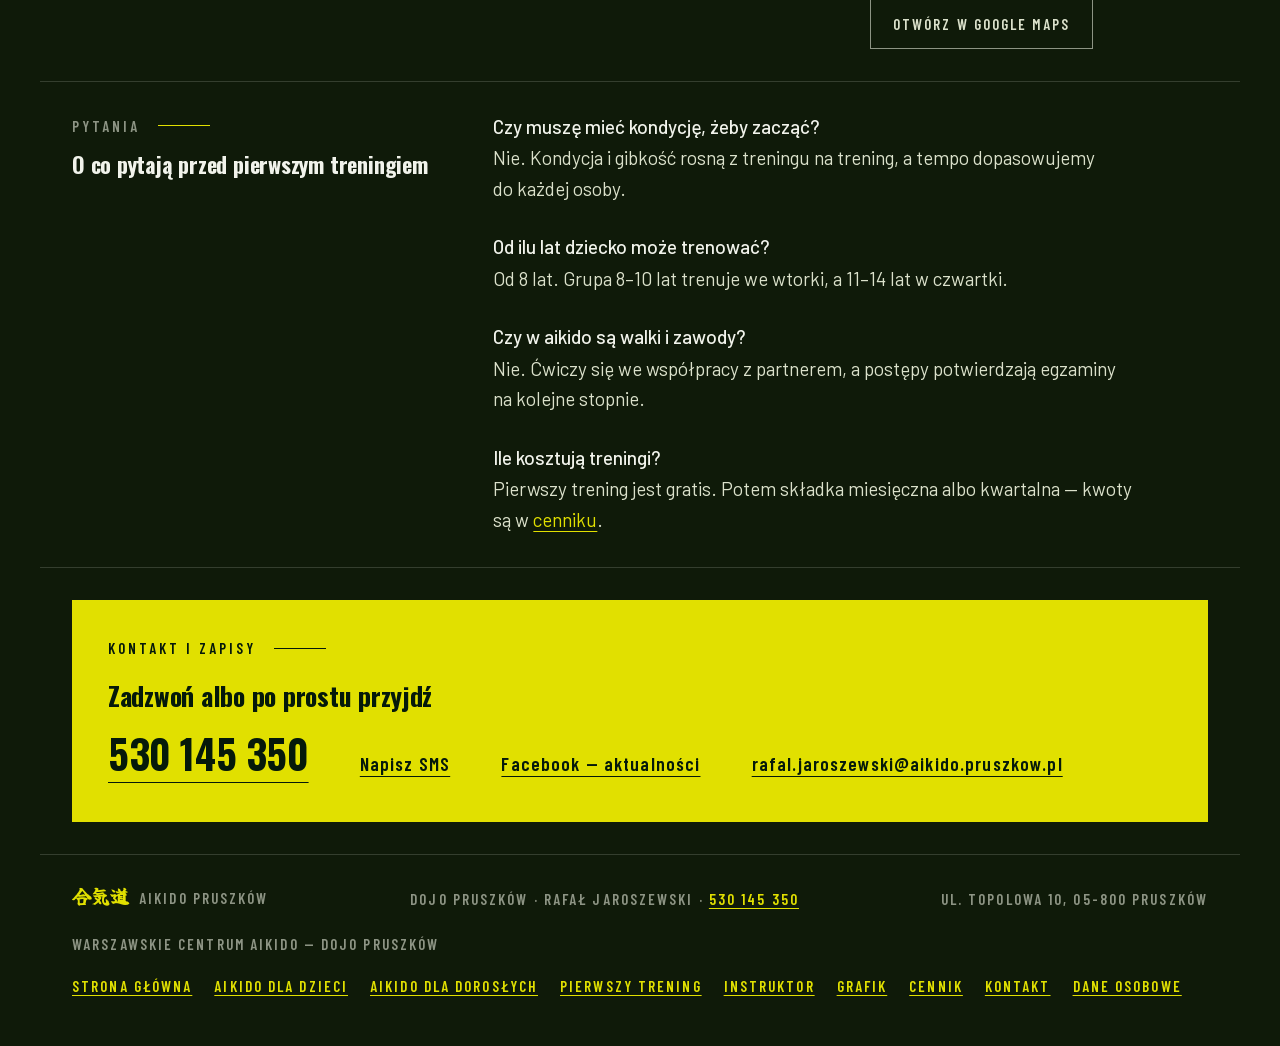
<file: pierwszy-trening/index.html>
<!doctype html>
<html lang="pl">
<head>
<meta charset="utf-8" />
<meta name="viewport" content="width=device-width, initial-scale=1" />
<title>Pierwszy trening aikido — Aikido Pruszków</title>
<meta name="description" content="Jak przyjść na pierwszy trening aikido w Pruszkowie: grafik grup, co zabrać, jak wygląda trening i gdzie jest sala przy ul. Topolowej 10. Pierwszy trening gratis." />
<link rel="canonical" href="https://aikido.pruszkow.pl/pierwszy-trening/" />

<meta property="og:type" content="website" />
<meta property="og:locale" content="pl_PL" />
<meta property="og:site_name" content="Aikido Pruszków" />
<meta property="og:title" content="Pierwszy trening aikido w Pruszkowie" />
<meta property="og:description" content="Grafik grup, co zabrać i jak dojechać na ul. Topolową 10. Pierwszy trening gratis." />
<meta property="og:url" content="https://aikido.pruszkow.pl/pierwszy-trening/" />
<meta property="og:image" content="https://aikido.pruszkow.pl/assets/og-aikido-pruszkow.jpg" />
<meta property="og:image:width" content="1200" />
<meta property="og:image:height" content="630" />
<meta property="og:image:alt" content="Trening aikido z bronią w sali w Pruszkowie, napis Aikido Pruszków" />
<meta name="twitter:card" content="summary_large_image" />

<!-- Root-absolute paths: the page lives one directory down. -->
<link rel="preload" as="font" type="font/woff2" href="/assets/fonts/yuji-boku-kanji.woff2" crossorigin />
<link rel="preload" as="font" type="font/woff2" href="/assets/fonts/oswald-700.woff2" crossorigin />
<link rel="preload" as="font" type="font/woff2" href="/assets/fonts/barlow-condensed-600.woff2" crossorigin />

<link rel="icon" type="image/svg+xml" href="/assets/favicon.svg" />
<link rel="apple-touch-icon" href="/assets/apple-touch-icon.png" />

<link rel="stylesheet" href="/css/01-fonts.css?v=dev" />
<link rel="stylesheet" href="/css/02-tokens.css?v=dev" />
<link rel="stylesheet" href="/css/03-base.css?v=dev" />
<link rel="stylesheet" href="/css/04-topbar.css?v=dev" />
<link rel="stylesheet" href="/css/06-sections.css?v=dev" />
<link rel="stylesheet" href="/css/07-tables.css?v=dev" />
<link rel="stylesheet" href="/css/08-blocks.css?v=dev" />
<link rel="stylesheet" href="/css/09-utilities.css?v=dev" />

<!-- Gates .nav-toggle: without JS the class is never set and the button is not rendered. -->
<script>document.documentElement.classList.add('js');</script>
</head>
<body class="palette-dark">

<header class="topbar">
  <div class="topbar-inner">
    <a class="brand" href="/">
      <span class="brand-kanji" lang="ja" aria-hidden="true">気</span>
      <span class="name">Aikido Pruszków</span>
    </a>
    <a class="topbar-call" href="tel:+48530145350">
      <svg aria-hidden="true" width="22" height="22" viewBox="0 0 24 24" fill="none" stroke="currentColor" stroke-width="1.8" stroke-linecap="round" stroke-linejoin="round"><path d="M22 16.9v3a2 2 0 0 1-2.2 2 19.8 19.8 0 0 1-8.6-3.1 19.5 19.5 0 0 1-6-6A19.8 19.8 0 0 1 2.1 4.2 2 2 0 0 1 4.1 2h3a2 2 0 0 1 2 1.7c.1.9.4 1.8.7 2.7a2 2 0 0 1-.5 2.1L8 9.8a16 16 0 0 0 6 6l1.3-1.3a2 2 0 0 1 2.1-.4c.9.3 1.8.6 2.7.7a2 2 0 0 1 1.7 2z"/></svg>
      <span class="sr-only">Zadzwoń: 530 145 350</span>
    </a>
    <button class="nav-toggle" type="button" aria-expanded="false" aria-controls="nav-menu">
      <span class="nav-toggle-icon" aria-hidden="true"></span>
      <span class="sr-only">Menu</span>
    </button>
    <nav class="nav" id="nav-menu" aria-label="Główna">
      <a href="/aikido-dla-dzieci/">Dzieci</a>
      <a href="/aikido-dla-doroslych/">Dorośli</a>
      <a href="/pierwszy-trening/" aria-current="page">Pierwszy trening</a>
      <a href="/instruktor/">Instruktor</a>
      <a href="/cennik/">Cennik</a>
      <a href="/kontakt/">Kontakt</a>
    </nav>
  </div>
</header>

<main class="guide">

<section class="bloc wrap">
  <header class="sec-head">
    <p class="eyebrow">Dla początkujących</p>
    <h1 class="sec-title sec-title--statement">Pierwszy trening aikido w&nbsp;Pruszkowie</h1>
    <p class="sec-lead">Pierwszy trening jest bezpłatny i&nbsp;do&nbsp;niczego nie zobowiązuje. Nie trzeba się wcześniej zapisywać — wystarczy przyjść przed zajęciami swojej grupy.</p>
    <p class="guide-actions">
      <a class="btn-primary" href="#terminy">Zobacz grafik</a>
      <a class="btn-outline" href="tel:+48530145350">Zadzwoń: 530 145 350</a>
    </p>
  </header>
</section>

<section class="bloc wrap" aria-labelledby="kroki">
  <header class="sec-head">
    <p class="eyebrow">Krok po&nbsp;kroku</p>
    <h2 class="sec-title" id="kroki">Jak przyjść na&nbsp;pierwszy trening</h2>
  </header>

  <ol class="points">
    <li>
      <h3>Przyjdź przed treningiem</h3>
      <p>Zgłoś się do&nbsp;prowadzącego przed zajęciami swojej grupy. Masz pytania? Zadzwoń: <a class="link" href="tel:+48530145350">530 145 350</a>.</p>
    </li>
    <li>
      <h3>Weź strój sportowy, klapki i&nbsp;wodę</h3>
      <p>Kimono nie jest potrzebne na&nbsp;start. Na&nbsp;macie ćwiczy się boso. Na&nbsp;miejscu jest szatnia i&nbsp;prysznice.</p>
    </li>
    <li>
      <h3>Spróbuj bez zobowiązań</h3>
      <p>Zobacz zajęcia i&nbsp;zdecyduj na&nbsp;spokojnie. Do&nbsp;grupy można dołączyć przez cały rok.</p>
    </li>
  </ol>
</section>

<!-- Restates the schedule from index.html (#grafik and JSON-LD): change all three. -->
<section class="bloc wrap" id="terminy" aria-labelledby="kiedy">
  <header class="sec-head">
    <p class="eyebrow">Grupy i&nbsp;grafik</p>
    <h2 class="sec-title" id="kiedy">Kiedy przyjść</h2>
  </header>

  <div class="prose">
    <table class="sched">
      <caption class="sr-only">Grafik treningów aikido w&nbsp;Pruszkowie — grupa, dzień tygodnia i&nbsp;godzina.</caption>
      <thead class="sr-only">
        <tr>
          <th scope="col">Grupa</th>
          <th scope="col">Dzień i&nbsp;godzina</th>
        </tr>
      </thead>
      <tbody>
        <tr>
          <td>
            <div class="sched-group">
              <span class="sched-name">Dzieci młodsze</span>
              <span class="sched-meta">8–10&nbsp;lat</span>
            </div>
          </td>
          <td class="sched-when">
            <span class="sched-day">wtorki</span>
            <span class="sched-time"><time datetime="18:10">18:10</time> — <time datetime="19:10">19:10</time></span>
          </td>
        </tr>
        <tr>
          <td>
            <div class="sched-group">
              <span class="sched-name">Dzieci starsze</span>
              <span class="sched-meta">11–14&nbsp;lat</span>
            </div>
          </td>
          <td class="sched-when">
            <span class="sched-day">czwartki</span>
            <span class="sched-time"><time datetime="18:10">18:10</time> — <time datetime="19:10">19:10</time></span>
          </td>
        </tr>
        <tr>
          <td>
            <div class="sched-group">
              <span class="sched-name">Dorośli i&nbsp;młodzież</span>
              <span class="sched-meta">młodzież od&nbsp;ok.&nbsp;15&nbsp;lat</span>
            </div>
          </td>
          <td class="sched-when">
            <span class="sched-day">wtorki i&nbsp;czwartki</span>
            <span class="sched-time"><time datetime="19:15">19:15</time> — <time datetime="20:45">20:45</time></span>
          </td>
        </tr>
      </tbody>
    </table>
    <p>Więcej o&nbsp;zajęciach: <a class="link" href="/aikido-dla-dzieci/">aikido dla dzieci</a> i&nbsp;<a class="link" href="/aikido-dla-doroslych/">aikido dla dorosłych</a>.</p>
  </div>
</section>

<section class="bloc wrap" aria-labelledby="na-macie">
  <header class="sec-head">
    <p class="eyebrow">Na&nbsp;macie</p>
    <h2 class="sec-title" id="na-macie">Jak wygląda trening</h2>
  </header>

  <div class="prose">
    <p>Trening zaczyna się i&nbsp;kończy ukłonem. Po&nbsp;rozgrzewce jest ukemi, czyli nauka bezpiecznego upadania, a&nbsp;potem techniki w&nbsp;parach: rzuty, dźwignie i&nbsp;unieruchomienia. Nowe osoby ćwiczą podstawy pod okiem instruktora, każdy we własnym tempie. U&nbsp;dzieci jest więcej zabaw ruchowych.</p>
  </div>
</section>

<section class="bloc wrap" aria-labelledby="dojazd">
  <header class="sec-head">
    <p class="eyebrow">Dojazd</p>
    <h2 class="sec-title" id="dojazd">Szkoła Podstawowa nr&nbsp;1, ul.&nbsp;Topolowa 10</h2>
  </header>

  <div class="dojo-intro">
    <div class="prose">
      <p>Sala jest w&nbsp;szkole dojazd Koleją: WKD do&nbsp;przystanku Tworki. Samochodem: parking pod szkołą. Do&nbsp;szkoły wchodzi się głównym wejściem.</p>
    </div>
    <div class="dojo-aside">
      <figure class="map">
        <img src="/assets/mapa-dojo.webp" alt="Mapa okolicy dojo: ul. Topolowa 10 w Pruszkowie, na Tworkach, między linią kolejową a Alejami Jerozolimskimi." width="1440" height="960" loading="lazy" decoding="async" />
        <figcaption class="map-credit">© <a href="https://www.openstreetmap.org/copyright" target="_blank" rel="noopener">OpenStreetMap</a> · © <a href="https://carto.com/attributions" target="_blank" rel="noopener">CARTO</a></figcaption>
      </figure>
      <a class="btn-outline" href="https://maps.google.com/?q=Topolowa+10+Pruszk%C3%B3w" target="_blank" rel="noopener">Otwórz w&nbsp;Google Maps</a>
    </div>
  </div>
</section>

<section class="bloc wrap" aria-labelledby="pytania">
  <header class="sec-head">
    <p class="eyebrow">Pytania</p>
    <h2 class="sec-title" id="pytania">O&nbsp;co pytają przed pierwszym treningiem</h2>
  </header>

  <div class="points">
    <div>
      <h3>Czy muszę mieć kondycję, żeby zacząć?</h3>
      <p>Nie. Kondycja i&nbsp;gibkość rosną z&nbsp;treningu na&nbsp;trening, a&nbsp;tempo dopasowujemy do&nbsp;każdej osoby.</p>
    </div>
    <div>
      <h3>Od ilu lat dziecko może trenować?</h3>
      <p>Od 8 lat. Grupa 8–10 lat trenuje we wtorki, a&nbsp;11–14 lat w&nbsp;czwartki.</p>
    </div>
    <div>
      <h3>Czy w&nbsp;aikido są walki i&nbsp;zawody?</h3>
      <p>Nie. Ćwiczy się we współpracy z&nbsp;partnerem, a&nbsp;postępy potwierdzają egzaminy na&nbsp;kolejne stopnie.</p>
    </div>
    <div>
      <h3>Ile kosztują treningi?</h3>
      <p>Pierwszy trening jest gratis. Potem składka miesięczna albo kwartalna — kwoty są w&nbsp;<a class="link" href="/cennik/">cenniku</a>.</p>
    </div>
  </div>
</section>

<section class="bloc wrap">
  <div class="contact">
    <p class="eyebrow eyebrow--on-lime">Kontakt i&nbsp;zapisy</p>
    <h2 class="sec-title sec-title--statement">Zadzwoń albo po&nbsp;prostu przyjdź</h2>

    <ul class="contact-links">
      <li><a class="contact-phone" href="tel:+48530145350">530 145 350</a></li>
      <li><a href="sms:+48530145350">Napisz SMS</a></li>
      <li><a href="https://www.facebook.com/AikidoPruszkow/" target="_blank" rel="noopener">Facebook — aktualności</a></li>
      <li><a href="mailto:rafal.jaroszewski@aikido.pruszkow.pl">rafal.jaroszewski@aikido.pruszkow.pl</a></li>
    </ul>
  </div>
</section>

</main>

<footer class="foot">
  <div class="wrap foot-inner">
    <span class="foot-brand">
      <span class="foot-kanji" lang="ja" aria-hidden="true">合気道</span>
      Aikido Pruszków
    </span>
    <span>Dojo Pruszków · Rafał Jaroszewski · <a class="link" href="tel:+48530145350">530 145 350</a></span>
    <span>ul.&nbsp;Topolowa 10, 05-800 Pruszków</span>
    <span>Warszawskie Centrum Aikido — dojo Pruszków</span>
    <nav class="foot-nav" aria-label="Strony">
      <a class="link" href="/">Strona główna</a>
      <a class="link" href="/aikido-dla-dzieci/">Aikido dla dzieci</a>
      <a class="link" href="/aikido-dla-doroslych/">Aikido dla dorosłych</a>
      <a class="link" href="/pierwszy-trening/">Pierwszy trening</a>
      <a class="link" href="/instruktor/">Instruktor</a>
      <a class="link" href="/grafik/">Grafik</a>
      <a class="link" href="/cennik/">Cennik</a>
      <a class="link" href="/kontakt/">Kontakt</a>
      <a class="link" href="/rodo.html">Dane osobowe</a>
    </nav>
  </div>
</footer>

<script src="/js/script.js?v=dev"></script>

</body>
</html>
</file>
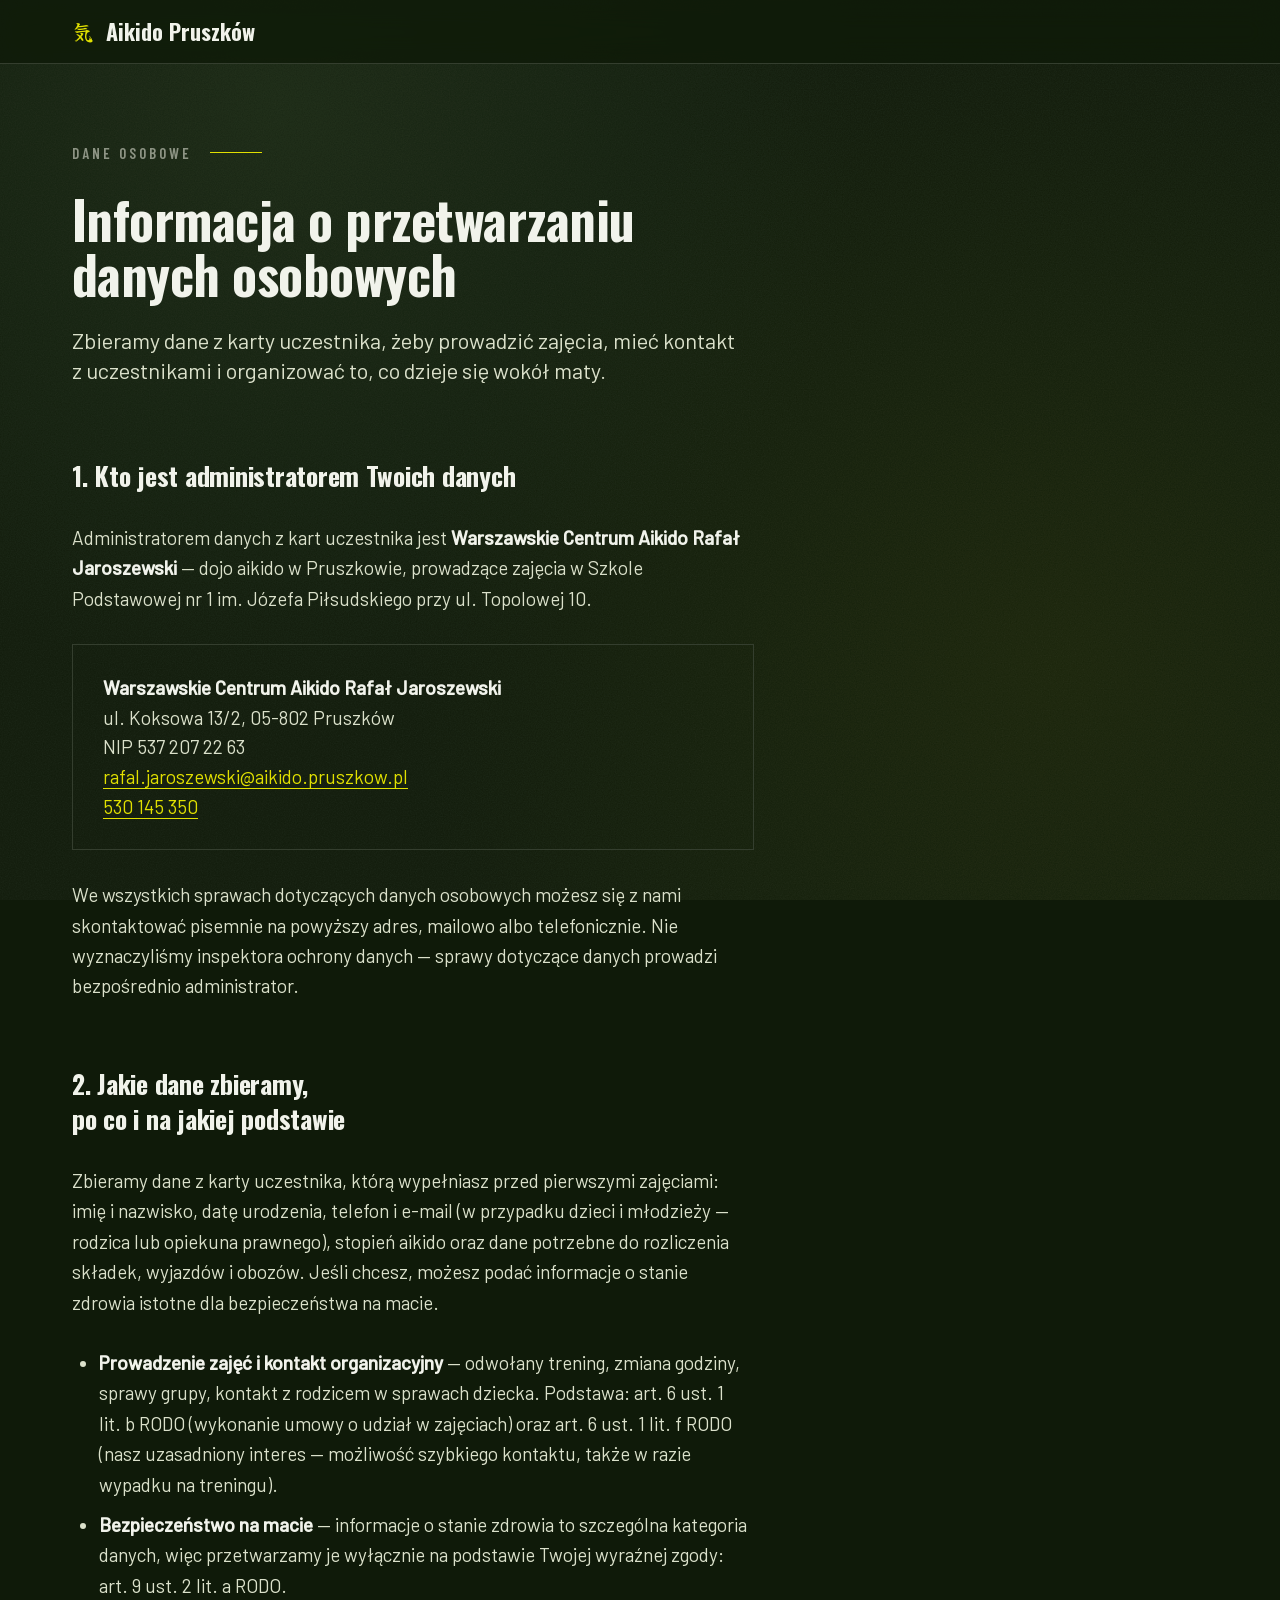
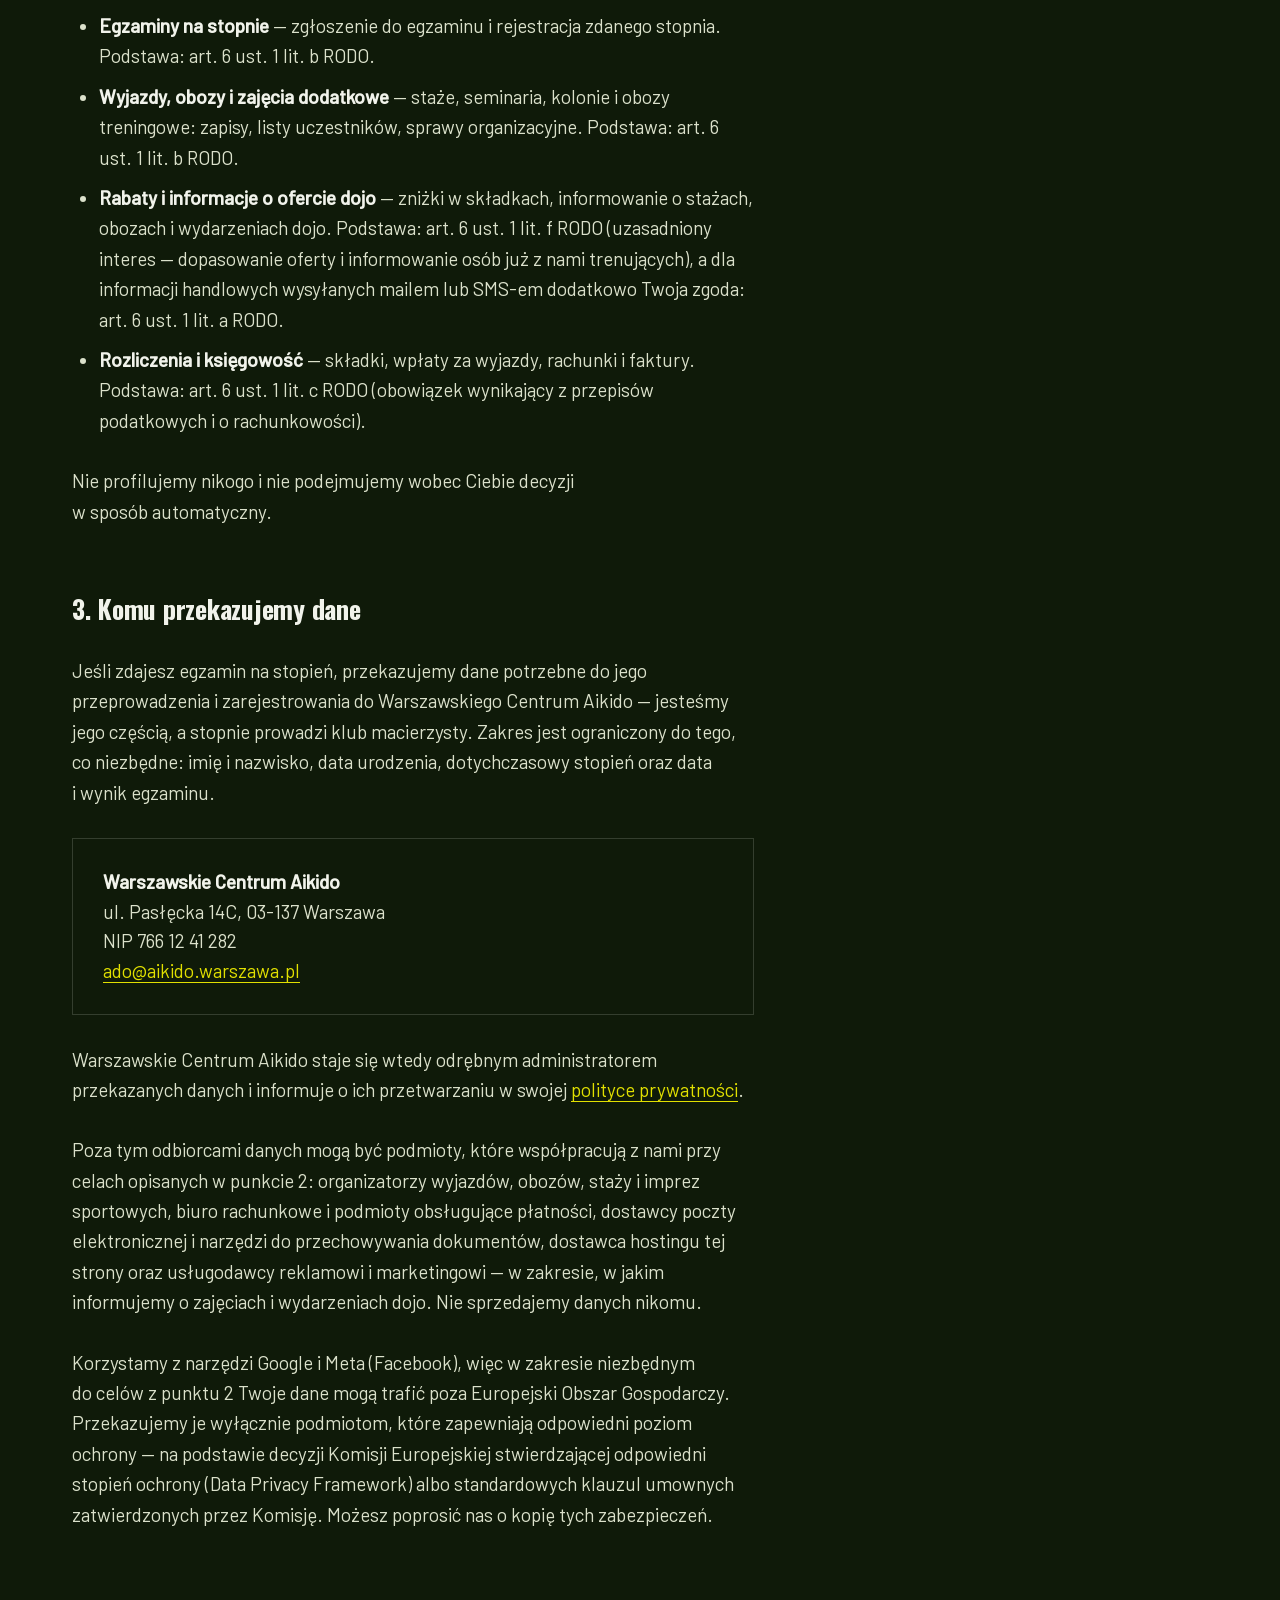
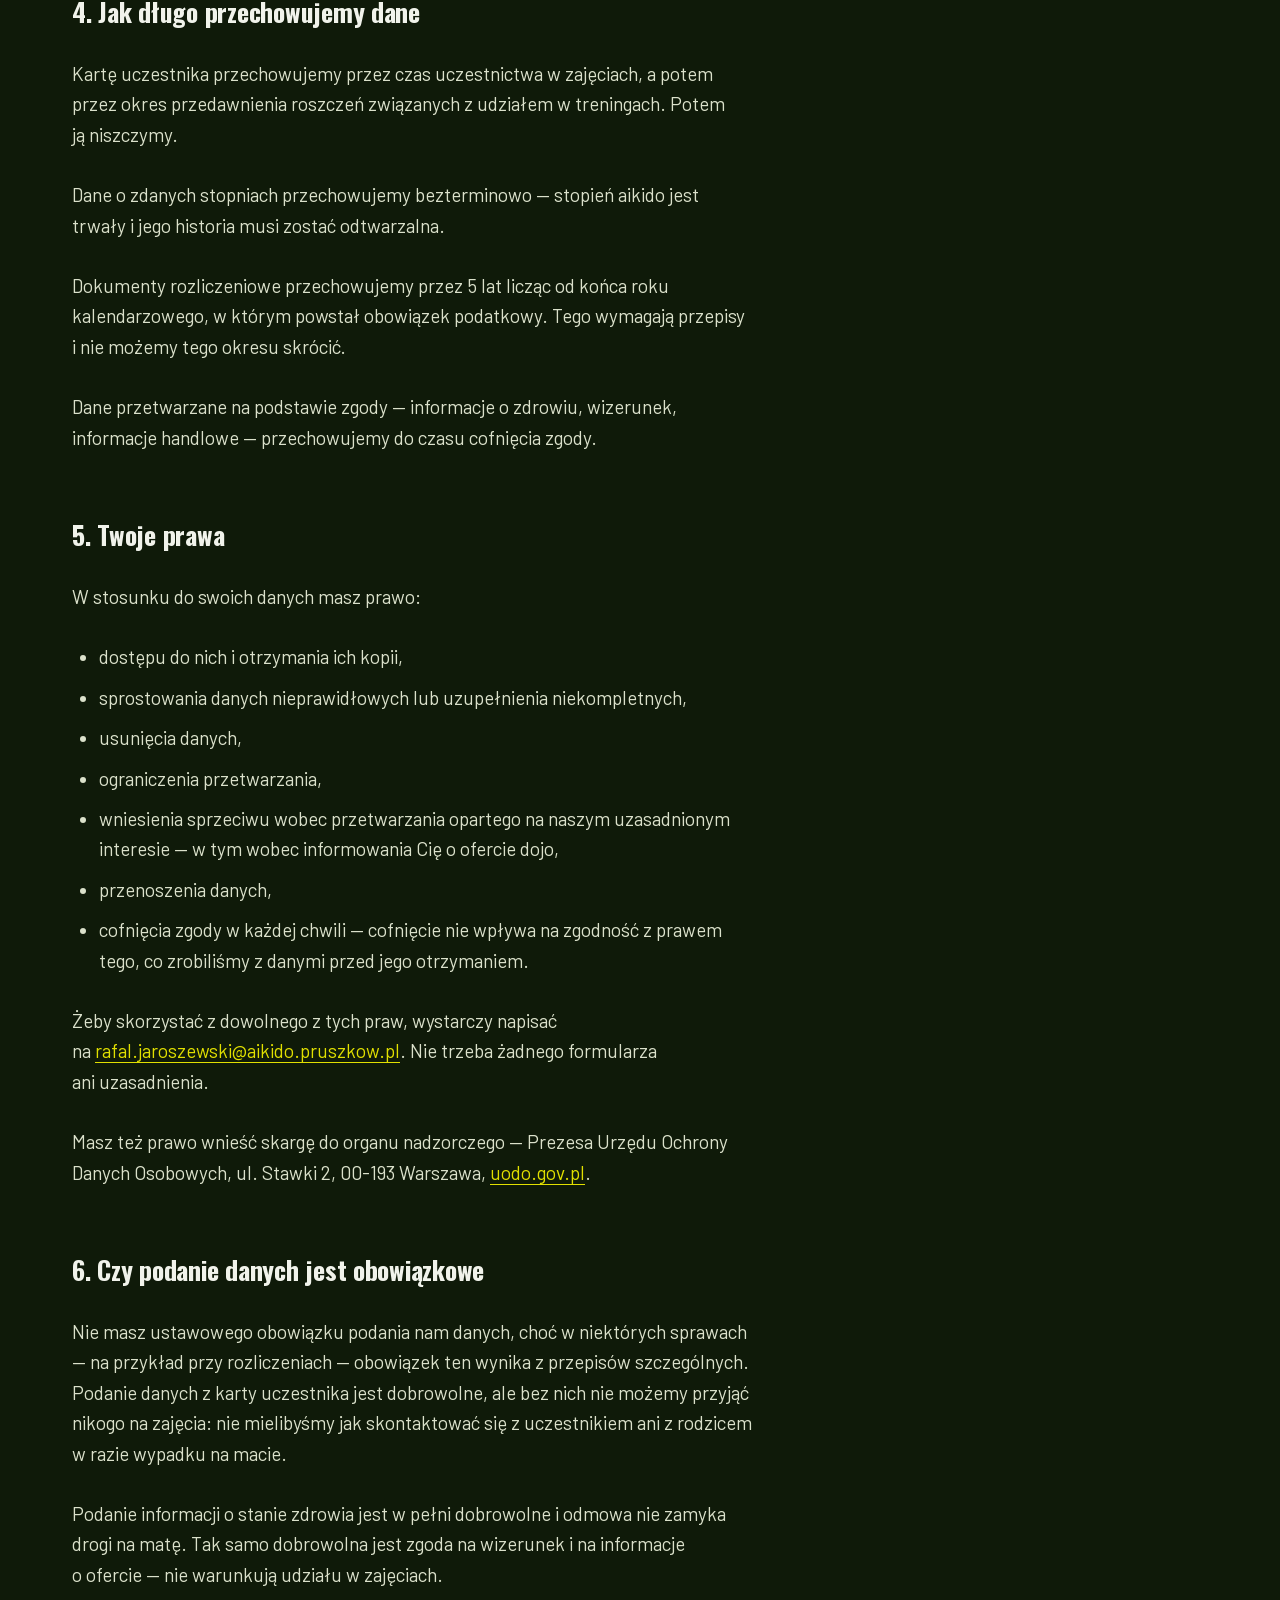
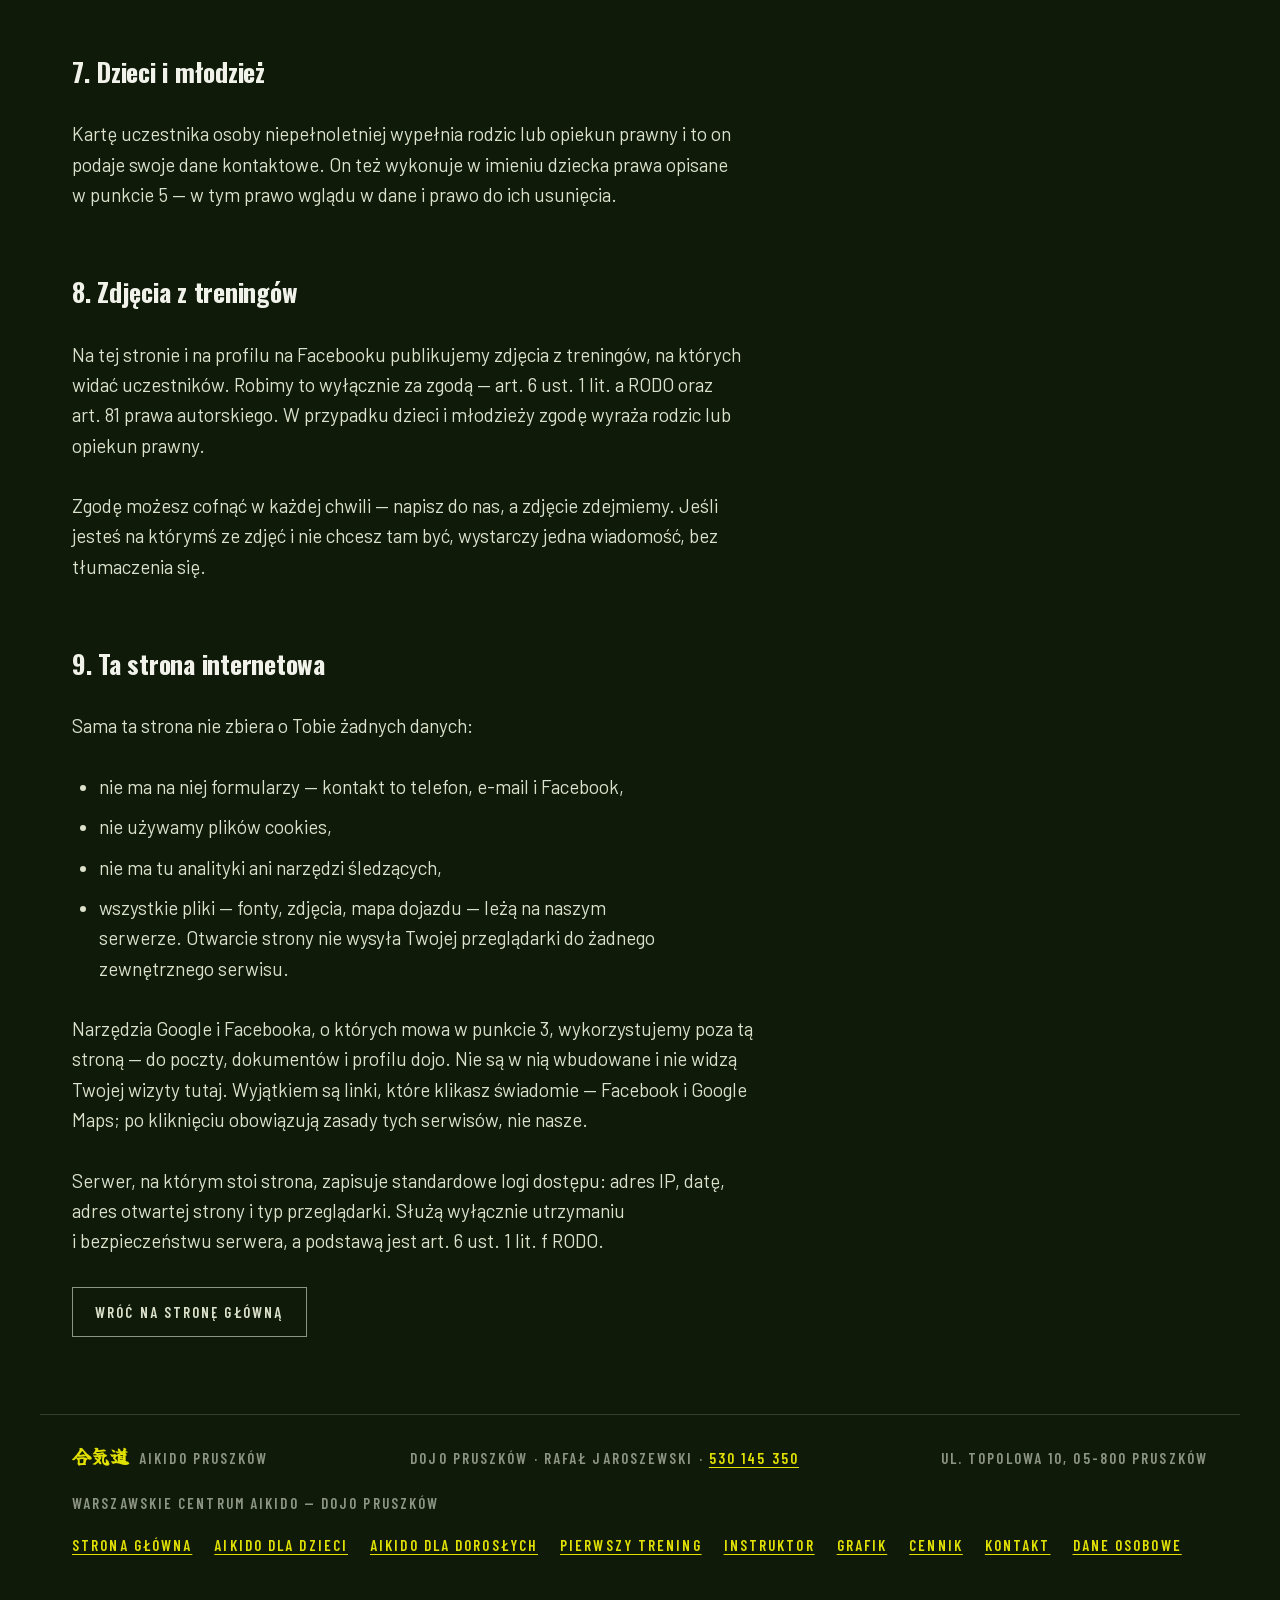
<file: rodo.html>
<!doctype html>
<html lang="pl">
<head>
<meta charset="utf-8" />
<meta name="viewport" content="width=device-width, initial-scale=1" />
<title>Dane osobowe i RODO — Aikido Pruszków</title>
<meta name="description" content="Jakie dane osobowe zbiera dojo aikido w Pruszkowie, w jakim celu, komu je przekazujemy i jakie masz prawa. Klauzula informacyjna RODO." />
<link rel="canonical" href="https://aikido.pruszkow.pl/rodo.html" />

<link rel="preload" as="font" type="font/woff2" href="assets/fonts/yuji-boku-kanji.woff2" crossorigin />
<link rel="preload" as="font" type="font/woff2" href="assets/fonts/oswald-700.woff2" crossorigin />
<link rel="preload" as="font" type="font/woff2" href="assets/fonts/barlow-condensed-600.woff2" crossorigin />

<link rel="icon" type="image/svg+xml" href="assets/favicon.svg" />
<link rel="apple-touch-icon" href="assets/apple-touch-icon.png" />

<!-- Same "dev" placeholder as index.html — both deploy workflows rewrite it to
     the commit sha across every *.html in the repo. Don't bump it by hand. -->
<link rel="stylesheet" href="css/01-fonts.css?v=dev" />
<link rel="stylesheet" href="css/02-tokens.css?v=dev" />
<link rel="stylesheet" href="css/03-base.css?v=dev" />
<link rel="stylesheet" href="css/04-topbar.css?v=dev" />
<link rel="stylesheet" href="css/05-hero.css?v=dev" />
<link rel="stylesheet" href="css/06-sections.css?v=dev" />
<link rel="stylesheet" href="css/07-tables.css?v=dev" />
<link rel="stylesheet" href="css/08-blocks.css?v=dev" />
<link rel="stylesheet" href="css/09-utilities.css?v=dev" />

<!-- No js/script.js and no html.js here on purpose: the topbar is the brand
     alone, so there is no .nav-toggle to drive. -->
</head>
<body class="palette-dark">

<header class="topbar">
  <div class="topbar-inner">
    <a class="brand" href="index.html">
      <span class="brand-kanji" lang="ja" aria-hidden="true">気</span>
      <span class="name">Aikido Pruszków</span>
    </a>
  </div>
</header>

<main>

<section class="bloc wrap legal">
  <header class="sec-head">
    <p class="eyebrow">Dane osobowe</p>
    <h1 class="sec-title">Informacja o&nbsp;przetwarzaniu danych osobowych</h1>
    <p class="sec-lead">Zbieramy dane z&nbsp;karty uczestnika, żeby prowadzić zajęcia, mieć kontakt z&nbsp;uczestnikami i&nbsp;organizować to, co&nbsp;dzieje się wokół maty.</p>
  </header>

  <div class="prose">
    <h2>1. Kto jest administratorem Twoich danych</h2>
    <p>Administratorem danych z&nbsp;kart uczestnika jest <strong>Warszawskie Centrum Aikido Rafał Jaroszewski</strong> — dojo aikido w&nbsp;Pruszkowie, prowadzące zajęcia w&nbsp;Szkole Podstawowej nr&nbsp;1 im. Józefa Piłsudskiego przy ul.&nbsp;Topolowej 10.</p>
    <div class="legal-box">
      <p><strong>Warszawskie Centrum Aikido Rafał Jaroszewski</strong></p>
      <p>ul.&nbsp;Koksowa 13/2, 05-802 Pruszków</p>
      <p>NIP 537 207 22 63</p>
      <p><a class="link" href="mailto:rafal.jaroszewski@aikido.pruszkow.pl">rafal.jaroszewski@aikido.pruszkow.pl</a></p>
      <p><a class="link" href="tel:+48530145350">530 145 350</a></p>
    </div>
    <p>We wszystkich sprawach dotyczących danych osobowych możesz się z&nbsp;nami skontaktować pisemnie na&nbsp;powyższy adres, mailowo albo telefonicznie. Nie wyznaczyliśmy inspektora ochrony danych — sprawy dotyczące danych prowadzi bezpośrednio administrator.</p>

    <h2>2. Jakie dane zbieramy, po&nbsp;co i&nbsp;na jakiej podstawie</h2>
    <p>Zbieramy dane z&nbsp;karty uczestnika, którą wypełniasz przed pierwszymi zajęciami: imię i&nbsp;nazwisko, datę urodzenia, telefon i&nbsp;e-mail (w&nbsp;przypadku dzieci i&nbsp;młodzieży — rodzica lub opiekuna prawnego), stopień aikido oraz dane potrzebne do&nbsp;rozliczenia składek, wyjazdów i&nbsp;obozów. Jeśli chcesz, możesz podać informacje o&nbsp;stanie zdrowia istotne dla bezpieczeństwa na&nbsp;macie.</p>
    <ul>
      <li><strong>Prowadzenie zajęć i&nbsp;kontakt organizacyjny</strong> — odwołany trening, zmiana godziny, sprawy grupy, kontakt z&nbsp;rodzicem w&nbsp;sprawach dziecka. Podstawa: art.&nbsp;6 ust.&nbsp;1 lit.&nbsp;b RODO (wykonanie umowy o&nbsp;udział w&nbsp;zajęciach) oraz art.&nbsp;6 ust.&nbsp;1 lit.&nbsp;f RODO (nasz uzasadniony interes — możliwość szybkiego kontaktu, także w&nbsp;razie wypadku na&nbsp;treningu).</li>
      <li><strong>Bezpieczeństwo na&nbsp;macie</strong> — informacje o&nbsp;stanie zdrowia to&nbsp;szczególna kategoria danych, więc przetwarzamy je wyłącznie na&nbsp;podstawie Twojej wyraźnej zgody: art.&nbsp;9 ust.&nbsp;2 lit.&nbsp;a RODO.</li>
      <li><strong>Egzaminy na&nbsp;stopnie</strong> — zgłoszenie do&nbsp;egzaminu i&nbsp;rejestracja zdanego stopnia. Podstawa: art.&nbsp;6 ust.&nbsp;1 lit.&nbsp;b RODO.</li>
      <li><strong>Wyjazdy, obozy i&nbsp;zajęcia dodatkowe</strong> — staże, seminaria, kolonie i&nbsp;obozy treningowe: zapisy, listy uczestników, sprawy organizacyjne. Podstawa: art.&nbsp;6 ust.&nbsp;1 lit.&nbsp;b RODO.</li>
      <li><strong>Rabaty i&nbsp;informacje o&nbsp;ofercie dojo</strong> — zniżki w&nbsp;składkach, informowanie o&nbsp;stażach, obozach i&nbsp;wydarzeniach dojo. Podstawa: art.&nbsp;6 ust.&nbsp;1 lit.&nbsp;f RODO (uzasadniony interes — dopasowanie oferty i&nbsp;informowanie osób już z&nbsp;nami trenujących), a&nbsp;dla informacji handlowych wysyłanych mailem lub SMS-em dodatkowo Twoja zgoda: art.&nbsp;6 ust.&nbsp;1 lit.&nbsp;a RODO.</li>
      <li><strong>Rozliczenia i&nbsp;księgowość</strong> — składki, wpłaty za&nbsp;wyjazdy, rachunki i&nbsp;faktury. Podstawa: art.&nbsp;6 ust.&nbsp;1 lit.&nbsp;c RODO (obowiązek wynikający z&nbsp;przepisów podatkowych i&nbsp;o rachunkowości).</li>
    </ul>
    <p>Nie profilujemy nikogo i&nbsp;nie podejmujemy wobec Ciebie decyzji w&nbsp;sposób automatyczny.</p>

    <h2>3. Komu przekazujemy dane</h2>
    <p>Jeśli zdajesz egzamin na&nbsp;stopień, przekazujemy dane potrzebne do&nbsp;jego przeprowadzenia i&nbsp;zarejestrowania do&nbsp;Warszawskiego Centrum Aikido — jesteśmy jego częścią, a&nbsp;stopnie prowadzi klub macierzysty. Zakres jest ograniczony do&nbsp;tego, co&nbsp;niezbędne: imię i&nbsp;nazwisko, data urodzenia, dotychczasowy stopień oraz data i&nbsp;wynik egzaminu.</p>
    <div class="legal-box">
      <p><strong>Warszawskie Centrum Aikido</strong></p>
      <p>ul.&nbsp;Pasłęcka 14C, 03-137 Warszawa</p>
      <p>NIP 766 12 41 282</p>
      <p><a class="link" href="mailto:ado@aikido.warszawa.pl">ado@aikido.warszawa.pl</a></p>
    </div>
    <p>Warszawskie Centrum Aikido staje się wtedy odrębnym administratorem przekazanych danych i&nbsp;informuje o&nbsp;ich przetwarzaniu w&nbsp;swojej <a class="link" href="https://aikido.warszawa.pl/rodo.html" target="_blank" rel="noopener">polityce prywatności</a>.</p>
    <p>Poza tym odbiorcami danych mogą być podmioty, które współpracują z&nbsp;nami przy celach opisanych w&nbsp;punkcie 2: organizatorzy wyjazdów, obozów, staży i&nbsp;imprez sportowych, biuro rachunkowe i&nbsp;podmioty obsługujące płatności, dostawcy poczty elektronicznej i&nbsp;narzędzi do&nbsp;przechowywania dokumentów, dostawca hostingu tej strony oraz usługodawcy reklamowi i&nbsp;marketingowi — w&nbsp;zakresie, w&nbsp;jakim informujemy o&nbsp;zajęciach i&nbsp;wydarzeniach dojo. Nie sprzedajemy danych nikomu.</p>
    <p>Korzystamy z&nbsp;narzędzi Google i&nbsp;Meta (Facebook), więc w&nbsp;zakresie niezbędnym do&nbsp;celów z&nbsp;punktu 2&nbsp;Twoje dane mogą trafić poza Europejski Obszar Gospodarczy. Przekazujemy je wyłącznie podmiotom, które zapewniają odpowiedni poziom ochrony — na&nbsp;podstawie decyzji Komisji Europejskiej stwierdzającej odpowiedni stopień ochrony (Data Privacy Framework) albo standardowych klauzul umownych zatwierdzonych przez Komisję. Możesz poprosić nas o&nbsp;kopię tych zabezpieczeń.</p>

    <h2>4. Jak długo przechowujemy dane</h2>
    <p>Kartę uczestnika przechowujemy przez czas uczestnictwa w&nbsp;zajęciach, a&nbsp;potem przez okres przedawnienia roszczeń związanych z&nbsp;udziałem w&nbsp;treningach. Potem ją niszczymy.</p>
    <p>Dane o&nbsp;zdanych stopniach przechowujemy bezterminowo — stopień aikido jest trwały i&nbsp;jego historia musi zostać odtwarzalna.</p>
    <p>Dokumenty rozliczeniowe przechowujemy przez 5&nbsp;lat licząc od&nbsp;końca roku kalendarzowego, w&nbsp;którym powstał obowiązek podatkowy. Tego wymagają przepisy i&nbsp;nie możemy tego okresu skrócić.</p>
    <p>Dane przetwarzane na&nbsp;podstawie zgody — informacje o&nbsp;zdrowiu, wizerunek, informacje handlowe — przechowujemy do&nbsp;czasu cofnięcia zgody.</p>

    <h2>5. Twoje prawa</h2>
    <p>W&nbsp;stosunku do&nbsp;swoich danych masz prawo:</p>
    <ul>
      <li>dostępu do&nbsp;nich i&nbsp;otrzymania ich kopii,</li>
      <li>sprostowania danych nieprawidłowych lub uzupełnienia niekompletnych,</li>
      <li>usunięcia danych,</li>
      <li>ograniczenia przetwarzania,</li>
      <li>wniesienia sprzeciwu wobec przetwarzania opartego na&nbsp;naszym uzasadnionym interesie — w&nbsp;tym wobec informowania Cię o&nbsp;ofercie dojo,</li>
      <li>przenoszenia danych,</li>
      <li>cofnięcia zgody w&nbsp;każdej chwili — cofnięcie nie wpływa na&nbsp;zgodność z&nbsp;prawem tego, co&nbsp;zrobiliśmy z&nbsp;danymi przed jego otrzymaniem.</li>
    </ul>
    <p>Żeby skorzystać z&nbsp;dowolnego z&nbsp;tych praw, wystarczy napisać na&nbsp;<a class="link" href="mailto:rafal.jaroszewski@aikido.pruszkow.pl">rafal.jaroszewski@aikido.pruszkow.pl</a>. Nie trzeba żadnego formularza ani uzasadnienia.</p>
    <p>Masz też prawo wnieść skargę do&nbsp;organu nadzorczego — Prezesa Urzędu Ochrony Danych Osobowych, ul.&nbsp;Stawki 2, 00-193 Warszawa, <a class="link" href="https://uodo.gov.pl/" target="_blank" rel="noopener">uodo.gov.pl</a>.</p>

    <h2>6. Czy podanie danych jest obowiązkowe</h2>
    <p>Nie masz ustawowego obowiązku podania nam danych, choć w&nbsp;niektórych sprawach — na&nbsp;przykład przy rozliczeniach — obowiązek ten wynika z&nbsp;przepisów szczególnych. Podanie danych z&nbsp;karty uczestnika jest dobrowolne, ale bez nich nie możemy przyjąć nikogo na&nbsp;zajęcia: nie mielibyśmy jak skontaktować się z&nbsp;uczestnikiem ani z&nbsp;rodzicem w&nbsp;razie wypadku na&nbsp;macie.</p>
    <p>Podanie informacji o&nbsp;stanie zdrowia jest w&nbsp;pełni dobrowolne i&nbsp;odmowa nie zamyka drogi na&nbsp;matę. Tak samo dobrowolna jest zgoda na&nbsp;wizerunek i&nbsp;na informacje o&nbsp;ofercie — nie warunkują udziału w&nbsp;zajęciach.</p>

    <h2>7. Dzieci i&nbsp;młodzież</h2>
    <p>Kartę uczestnika osoby niepełnoletniej wypełnia rodzic lub opiekun prawny i&nbsp;to on podaje swoje dane kontaktowe. On też wykonuje w&nbsp;imieniu dziecka prawa opisane w&nbsp;punkcie 5&nbsp;— w&nbsp;tym prawo wglądu w&nbsp;dane i&nbsp;prawo do&nbsp;ich usunięcia.</p>

    <h2>8. Zdjęcia z&nbsp;treningów</h2>
    <p>Na&nbsp;tej stronie i&nbsp;na profilu na&nbsp;Facebooku publikujemy zdjęcia z&nbsp;treningów, na&nbsp;których widać uczestników. Robimy to&nbsp;wyłącznie za&nbsp;zgodą — art.&nbsp;6 ust.&nbsp;1 lit.&nbsp;a RODO oraz art.&nbsp;81 prawa autorskiego. W&nbsp;przypadku dzieci i&nbsp;młodzieży zgodę wyraża rodzic lub opiekun prawny.</p>
    <p>Zgodę możesz cofnąć w&nbsp;każdej chwili — napisz do&nbsp;nas, a&nbsp;zdjęcie zdejmiemy. Jeśli jesteś na&nbsp;którymś ze&nbsp;zdjęć i&nbsp;nie chcesz tam być, wystarczy jedna wiadomość, bez tłumaczenia się.</p>

    <h2>9. Ta strona internetowa</h2>
    <p>Sama ta strona nie zbiera o&nbsp;Tobie żadnych danych:</p>
    <ul>
      <li>nie ma na&nbsp;niej formularzy — kontakt to&nbsp;telefon, e-mail i&nbsp;Facebook,</li>
      <li>nie używamy plików cookies,</li>
      <li>nie ma tu analityki ani narzędzi śledzących,</li>
      <li>wszystkie pliki — fonty, zdjęcia, mapa dojazdu — leżą na&nbsp;naszym serwerze. Otwarcie strony nie wysyła Twojej przeglądarki do&nbsp;żadnego zewnętrznego serwisu.</li>
    </ul>
    <p>Narzędzia Google i&nbsp;Facebooka, o&nbsp;których mowa w&nbsp;punkcie 3, wykorzystujemy poza tą stroną — do&nbsp;poczty, dokumentów i&nbsp;profilu dojo. Nie są w&nbsp;nią wbudowane i&nbsp;nie widzą Twojej wizyty tutaj. Wyjątkiem są linki, które klikasz świadomie — Facebook i&nbsp;Google Maps; po&nbsp;kliknięciu obowiązują zasady tych serwisów, nie nasze.</p>
    <p>Serwer, na&nbsp;którym stoi strona, zapisuje standardowe logi dostępu: adres IP, datę, adres otwartej strony i&nbsp;typ przeglądarki. Służą wyłącznie utrzymaniu i&nbsp;bezpieczeństwu serwera, a&nbsp;podstawą jest art.&nbsp;6 ust.&nbsp;1 lit.&nbsp;f RODO.</p>

    <p><a class="btn-outline" href="index.html">Wróć na&nbsp;stronę główną</a></p>

  </div>
</section>

</main>

<footer class="foot">
  <div class="wrap foot-inner">
    <span class="foot-brand">
      <span class="foot-kanji" lang="ja" aria-hidden="true">合気道</span>
      Aikido Pruszków
    </span>
    <span>Dojo Pruszków · Rafał Jaroszewski · <a class="link" href="tel:+48530145350">530 145 350</a></span>
    <span>ul.&nbsp;Topolowa 10, 05-800 Pruszków</span>
    <span>Warszawskie Centrum Aikido — dojo Pruszków</span>
    <nav class="foot-nav" aria-label="Strony">
      <a class="link" href="/">Strona główna</a>
      <a class="link" href="/aikido-dla-dzieci/">Aikido dla dzieci</a>
      <a class="link" href="/aikido-dla-doroslych/">Aikido dla dorosłych</a>
      <a class="link" href="/pierwszy-trening/">Pierwszy trening</a>
      <a class="link" href="/instruktor/">Instruktor</a>
      <a class="link" href="/grafik/">Grafik</a>
      <a class="link" href="/cennik/">Cennik</a>
      <a class="link" href="/kontakt/">Kontakt</a>
      <a class="link" href="/rodo.html">Dane osobowe</a>
    </nav>
  </div>
</footer>

</body>
</html>
</file>
<file: css/01-fonts.css>
/* Registered so the angle interpolates; an unregistered custom property jumps
   halfway through the ensō sweep animation. */
@property --sweep{ syntax: '<angle>'; inherits: false; initial-value: 0deg; }

@font-face{
  font-family: "Oswald"; font-style: normal; font-weight: 700; font-display: swap;
  src: url("../assets/fonts/oswald-700.woff2") format("woff2");
}
@font-face{
  font-family: "Barlow Condensed"; font-style: normal; font-weight: 500; font-display: swap;
  src: url("../assets/fonts/barlow-condensed-500.woff2") format("woff2");
}
@font-face{
  font-family: "Barlow Condensed"; font-style: normal; font-weight: 600; font-display: swap;
  src: url("../assets/fonts/barlow-condensed-600.woff2") format("woff2");
}
@font-face{
  font-family: "Barlow"; font-style: normal; font-weight: 400; font-display: swap;
  src: url("../assets/fonts/barlow-400.woff2") format("woff2");
}
@font-face{
  font-family: "Barlow"; font-style: normal; font-weight: 500; font-display: swap;
  src: url("../assets/fonts/barlow-500.woff2") format("woff2");
}

/* Subset to the 9 kanji used on the page. A new kanji needs both a regenerated
   subset (recipe in README) and its codepoint added here. */
@font-face{
  font-family: "Yuji Boku"; font-style: normal; font-weight: 400; font-display: swap;
  src: url("../assets/fonts/yuji-boku-kanji.woff2") format("woff2");
  unicode-range: U+30FB, U+5408, U+5927, U+5B50, U+5C11, U+5834, U+6240, U+6C17, U+9053;
}

/* Metric overrides measured from the OS/2 and hhea tables, so swapping in Barlow
   after load does not shift the layout. */
@font-face{
  font-family: "Barlow Fallback";
  src: local("Arial"), local("Helvetica Neue"), local("Liberation Sans");
  size-adjust: 97.6%;
  ascent-override: 102.5%;
  descent-override: 20.5%;
  line-gap-override: 0%;
}
</file>
<file: css/02-tokens.css>
/* :root is the light palette; body.palette-dark overrides it and is the one in
   use. Keep :root even so — the dark palette only redefines, it does not define. */
:root{
  --paper:        #F1F3EB;
  --paper-deep:   #DBE1CB;
  --ink:          #0F1A09;
  --ink-soft:     #3F4B37;
  --ink-faint:    #5B6652;
  --rule:         #D7DCC9;
  --vermilion:    #6B6800;
  --vermilion-deep: #4E4B08;

  /* Constant in both palettes, unlike --vermilion. Use for anything that must
     stay lime everywhere — the 気 in the topbar matches assets/favicon.svg. */
  --on-lime:      #05190A;
  --lime:         #E1E000;

  /* A token, not a value at the component: as a token the dark palette can
     redefine it without a `body.palette-dark .topbar` override, which would
     out-specify the plain-class resets. The nav panel does not use it. */
  --glass: oklch(95.5% 0.018 82 / 0.78);

  --paper-rgb: 241 243 235;
  --hero-glow: var(--paper-deep);

  --font-display: "Oswald", "Barlow Condensed", sans-serif;
  --font-body:    "Barlow", "Barlow Fallback", -apple-system, BlinkMacSystemFont, "Segoe UI", sans-serif;
  --font-label:   "Barlow Condensed", "Barlow", "Barlow Fallback", sans-serif;
  --font-cjk:     "Shippori Mincho B1", "Noto Serif JP", serif;
  --font-brush:   "Yuji Boku", "Shippori Mincho B1", "Noto Serif JP", serif;

  /* Fixed px, never vw: viewport-derived text ignores browser zoom
     (WCAG 2.2 SC 1.4.4). Floor 14px, base 19px. */
  --fs-100: 14px;
  --fs-200: 15px;
  --fs-300: 17px;
  --fs-400: 19px;
  --fs-500: 22px;
  --fs-600: 26px;

  --fs-display-m:  clamp(30px, 3.4vw, 40px);
  --fs-display-l:  clamp(32px, 4.4vw, 52px);
  --fs-display-xl: clamp(38px, 6vw, 72px);

  --lh-tight: 1.1;
  --lh-snug:  1.35;
  --lh-base:  1.6;

  --maxw: 1200px;
  --gutter: clamp(20px, 4vw, 32px);

  /* Hero height and section scroll-margin are both derived from this. */
  --topbar-h: 65px;
}

body.palette-dark{
  --paper: #0F1A09;
  --paper-deep: #212D1B;
  --ink: #F1F3EB;
  --ink-soft: #DBE1CB;
  --ink-faint: #8D9484;
  --rule: #343E2E;
  --vermilion: #E1E000;
  --vermilion-deep: #ACAB00;
  --paper-rgb: 15 26 9;
  --glass: rgba(15, 26, 9, .82);
  --hero-glow: #17220F;
}
</file>
<file: css/03-base.css>
/* Mobile-first: base styles describe the narrow screen with no media query.
   Wider layouts are added only via min-width, at exactly two breakpoints —
   601px (hero lockup fits one line) and 760px (two-column layouts). */

*{ box-sizing: border-box; margin: 0; padding: 0; }

html{ scroll-behavior: smooth; }
html, body{ background: var(--paper); }

body{
  font-family: var(--font-body);
  color: var(--ink);
  font-size: var(--fs-400);
  line-height: var(--lh-base);
  -webkit-font-smoothing: antialiased;
  -moz-osx-font-smoothing: grayscale;
  /* Load-bearing: the hero ensō bleeds past both edges of a phone screen, and
     #cennik bleeds its background with width: 100vw, which counts the
     scrollbar. Without this the page scrolls sideways. */
  overflow-x: hidden;
}

body::before{
  content: ""; position: fixed; inset: 0; pointer-events: none; z-index: 0;
  background-image:
    radial-gradient(circle at 25% 15%, oklch(85% 0.04 80 / .18), transparent 40%),
    radial-gradient(circle at 80% 70%, oklch(82% 0.05 60 / .14), transparent 50%),
    url("data:image/svg+xml;utf8,<svg xmlns='http://www.w3.org/2000/svg' width='300' height='300'><filter id='n'><feTurbulence type='fractalNoise' baseFrequency='0.85' numOctaves='2' stitchTiles='stitch'/><feColorMatrix values='0 0 0 0 0.15 0 0 0 0 0.12 0 0 0 0 0.08 0 0 0 0.09 0'/></filter><rect width='100%25' height='100%25' filter='url(%23n)'/></svg>");
  mix-blend-mode: multiply;
  opacity: .55;
}
body > *{ position: relative; z-index: 1; }

/* The noise layer dithers the gradients; without it this dark a background
   bands into visible steps on 8-bit screens. */
body.palette-dark::before{
  background-image:
    radial-gradient(circle at 22% 12%, oklch(42% 0.05 142 / .22), transparent 46%),
    radial-gradient(circle at 82% 74%, oklch(58% 0.13 108 / .10), transparent 52%),
    url("data:image/svg+xml;utf8,<svg xmlns='http://www.w3.org/2000/svg' width='300' height='300'><filter id='n'><feTurbulence type='fractalNoise' baseFrequency='0.85' numOctaves='2' stitchTiles='stitch'/><feColorMatrix values='0 0 0 0 1 0 0 0 0 1 0 0 0 0 1 0 0 0 0.06 0'/></filter><rect width='100%25' height='100%25' filter='url(%23n)'/></svg>");
  mix-blend-mode: screen;
  opacity: .85;
}

/* Keeps the sticky topbar off section headings jumped to from the nav. */
section[id]{ scroll-margin-top: calc(var(--topbar-h) + 16px); }

a{ color: inherit; text-decoration: none; }
img{ display: block; max-width: 100%; }

::selection{ background: var(--vermilion); color: var(--on-lime); }

.sr-only{
  position: absolute; width: 1px; height: 1px;
  padding: 0; margin: -1px; overflow: hidden;
  clip-path: inset(50%); white-space: nowrap; border: 0;
}

.wrap{ max-width: var(--maxw); margin: 0 auto; padding: 0 var(--gutter); }

/* Size comes from the component class (.sec-title, .sched-name, …), not the
   element — this sets typeface, weight and vertical rhythm only. */
h1, h2, h3, h4{
  font-family: var(--font-display);
  font-weight: 700;
  letter-spacing: -0.02em;
  line-height: var(--lh-tight);
}
</file>
<file: css/04-topbar.css>
.topbar{
  position: sticky; top: 0; z-index: 50;
  backdrop-filter: blur(14px) saturate(140%);
  -webkit-backdrop-filter: blur(14px) saturate(140%);
  background: var(--glass);
  border-bottom: .5px solid var(--rule);
}

.topbar-inner{
  max-width: var(--maxw); margin: 0 auto;
  display: flex; align-items: center; justify-content: space-between;
  gap: 20px;
  padding: 14px var(--gutter);
}

.brand{
  display: flex; align-items: baseline; gap: 12px;
  flex-shrink: 0;
  transition: opacity .2s ease;
}
.brand:hover{ opacity: .72; }
.brand:focus-visible{ outline: 2px solid var(--vermilion); outline-offset: 4px; }
.brand-kanji{
  font-family: var(--font-brush);
  font-size: var(--fs-500);
  line-height: 1;
  color: var(--lime);
}
.brand .name{
  font-family: var(--font-display);
  font-weight: 700;
  font-size: var(--fs-500);
  letter-spacing: 0;
}

/* Phones only: the number is one tap away on every page without opening the
   menu. Works without JS, so it is not gated on html.js. The negative margins
   keep the 44×44 target out of the bar height, like .nav-toggle. */
.topbar-call{
  display: flex; align-items: center; justify-content: center;
  width: 44px; height: 44px;
  margin-block: -6px;
  margin-left: auto;
  margin-right: -12px;
  color: var(--lime);
}
.topbar-call:focus-visible{ outline: 2px solid var(--vermilion); outline-offset: 0; }

/* Rendered only under html.js — without JS the button would do nothing, so it
   is not shown at all. The negative margin keeps the 44×44 touch target
   (WCAG 2.2 SC 2.5.8) from dictating the bar height, which --topbar-h fixes. */
.nav-toggle{ display: none; }
.js .nav-toggle{
  display: flex; align-items: center; justify-content: center;
  width: 44px; height: 44px;
  margin-block: -6px;
  margin-right: -10px;
  background: none; border: 0; color: var(--ink);
  cursor: pointer;
}
.nav-toggle:focus-visible{ outline: 2px solid var(--vermilion); outline-offset: 0; }

/* Middle bar is the span itself, the outer two are ::before/::after. */
.nav-toggle-icon{ position: relative; }
.nav-toggle-icon,
.nav-toggle-icon::before,
.nav-toggle-icon::after{
  content: ""; display: block;
  width: 24px; height: 2px;
  background: currentColor;
  transition: transform .25s ease, background-color .2s ease;
}
.nav-toggle-icon::before{ position: absolute; top: -7px; }
.nav-toggle-icon::after{ position: absolute; top: 7px; }
.nav-toggle[aria-expanded="true"] .nav-toggle-icon{ background: transparent; }
.nav-toggle[aria-expanded="true"] .nav-toggle-icon::before{ transform: translateY(7px) rotate(45deg); }
.nav-toggle[aria-expanded="true"] .nav-toggle-icon::after{ transform: translateY(-7px) rotate(-45deg); }

/* Opaque, not the --glass of the bar: the panel covers ~660px of page and at
   .82 alpha the hero copy read straight through the menu labels. */
.nav{
  display: none;
  position: absolute; top: 100%; left: 0; right: 0;
  flex-direction: column;
  padding: 0 var(--gutter) 12px;
  border-bottom: .5px solid var(--rule);
  background: var(--paper);
}
.topbar.is-open .nav{ display: flex; }

.nav a{
  display: flex; align-items: center;
  min-height: 48px;
  border-top: 1px solid var(--rule);
  font-family: var(--font-label); font-weight: 600; font-size: var(--fs-300); letter-spacing: .16em;
  text-transform: uppercase; color: var(--ink-soft);
  position: relative;
  transition: color .2s;
}
.nav a:focus-visible{ outline: 2px solid var(--vermilion); outline-offset: -2px; }
/* Underline as well as colour, so the current page does not rest on hue alone
   (WCAG 2.2 SC 1.4.1). */
.nav a[aria-current="page"]{
  color: var(--vermilion);
  text-decoration: underline;
  text-decoration-thickness: 1px;
  text-underline-offset: .45em;
}

@media (hover: hover){
  .nav a:hover{ color: var(--ink); }
  .nav a::after{
    content: ""; position: absolute; left: 0; bottom: 0; width: 0; height: 1px;
    background: var(--vermilion); transition: width .25s ease;
  }
  .nav a:hover::after{ width: 100%; }
}

@media (min-width: 760px){
  .js .nav-toggle,
  .topbar-call{ display: none; }
  /* Both selectors get the same declarations, so a panel left open across the
     breakpoint cannot out-specify the desktop reset. */
  .nav,
  .topbar.is-open .nav{
    display: flex; flex-direction: row; gap: clamp(12px, 1.8vw, 22px);
    position: static; padding: 0; border-bottom: 0;
    background: none;
  }
  /* Six labels and the brand share 696px at the breakpoint: nothing may wrap
     or the bar outgrows --topbar-h. */
  .nav a{
    min-height: 0; border-top: 0; padding: 6px 0;
    font-size: var(--fs-200);
    letter-spacing: .12em;
    white-space: nowrap;
  }
}
</file>
<file: css/05-hero.css>
/* Z order: ensō (0) → .hero-fade (1) → .hero-stage (2). The ensō sits OUTSIDE
   .hero-stage so the fade can blend the circle into the page without dimming
   the copy on top of it. */

.hero{
  position: relative;
  display: flex; flex-direction: column;
  min-height: calc(100dvh - var(--topbar-h));
  overflow: hidden;
  background: radial-gradient(120% 90% at 50% 44%, var(--hero-glow) 0%, var(--paper) 64%);
}

.hero-stage{
  position: relative; z-index: 2;
  flex: 1;
  display: flex; flex-direction: column;
  align-items: center; justify-content: center;
  gap: clamp(18px, 3.2vh, 56px);
  /* The stack is centred vertically, so the extra 20px at the bottom lifts it by
     half that — 10px — and clears the CTA off the fold. Narrow screens only: the
     760px block below overrides padding outright. */
  padding: clamp(20px, 3vh, 48px) 20px clamp(60px, calc(6vh + 20px), 98px);
  text-align: center;
  pointer-events: none;
}
.hero-stage > *{ pointer-events: auto; }

.enso{
  position: absolute; left: 50%; top: 58%;
  width: min(72dvh, 96vw, 820px);
  aspect-ratio: 1 / 1;
  transform: translate(-50%, -50%);
  pointer-events: none;
  --px: -52%; --py: -8%; --pz: 1;
}
.enso img{
  position: absolute; left: 50%; top: 50%; width: 100%; height: auto;
  transform: translate(-50%, -50%);
}

/* The conic mask starts at the gap in the brush stroke, which sits at 53°–72°
   in enso.webp — hence `from 73deg`. A new ensō image needs this recomputed. */
.enso-stroke{
  opacity: .9;
  --sweep: 378deg;  /* full circle when the animation never runs */
  -webkit-mask-image: conic-gradient(from 73deg, #000 0deg, #000 var(--sweep), rgba(0,0,0,0) calc(var(--sweep) + 9deg));
          mask-image: conic-gradient(from 73deg, #000 0deg, #000 var(--sweep), rgba(0,0,0,0) calc(var(--sweep) + 9deg));
}

.enso-ghost{ opacity: 0; }
.enso-ghost--1{ --o: .09;  --y: -31px; --rot: -8deg;  --sc: 1.13; --b: 4px;  }
.enso-ghost--2{ --o: .055; --y: -62px; --rot: -26deg; --sc: 1.27; --b: 9px;  }
.enso-ghost--3{ --o: .03;  --y: -92px; --rot: -52deg; --sc: 1.40; --b: 16px; }

.hero-eyebrow{
  display: flex; align-items: center; gap: clamp(12px, 2.6vw, 38px);
  width: 100%; max-width: 1180px;
}
.hero-eyebrow .line{
  flex: 1; height: 1px;
  background: linear-gradient(to right, rgb(var(--paper-rgb) / 0), var(--rule));
  transform-origin: right;
}
.hero-eyebrow .line:last-child{
  background: linear-gradient(to left, rgb(var(--paper-rgb) / 0), var(--rule));
  transform-origin: left;
}
.hero-eyebrow .mono{
  font-family: var(--font-label);
  font-weight: 500;
  font-size: clamp(var(--fs-300), 2.4vw, 30px);
  letter-spacing: .3em;
  color: var(--ink-soft);
  opacity: .85;
  white-space: nowrap;
}

/* The only size on the page derived from vh, deliberately: this is a decorative
   glyph (the block carries role="img" + aria-label) meant to fill the first
   screen. Readable text never scales with vh — it ignores zoom (WCAG 2.2
   SC 1.4.4). Base stacks the characters, they do not fit side by side. */
.kakejiku{
  display: grid; justify-items: center; gap: 0;
  font-family: var(--font-brush);
  font-size: min(clamp(64px, 12.5vh, 120px), 34vw);
  line-height: .94;
  color: var(--ink);
  text-shadow: 0 0 50px rgb(var(--paper-rgb) / .85);
}
.kakejiku .kchar{ display: block; }
.kakejiku .kchar--accent{ color: var(--vermilion); }

.hero-subtitle{
  display: grid; gap: clamp(10px, 1.6vh, 18px);
}
.hero-subtitle h1{
  display: flex; flex-wrap: wrap; align-items: baseline; justify-content: center;
  gap: clamp(12px, 1.6vw, 22px);
  line-height: 1;
}
.title-aikido{
  font-family: var(--font-display);
  font-weight: 700;
  font-size: clamp(48px, 8vw, 88px);
  letter-spacing: -0.01em;
  color: var(--ink);
}
.hero-subtitle h1 .place-name{
  font-family: var(--font-label);
  font-weight: 500;
  font-size: clamp(28px, 5vw, 52px);
  letter-spacing: .3em;
  text-transform: uppercase;
  color: var(--ink-soft);
}
/* Base breaks onto three lines: below ~600px the phrase does not fit on one,
   and letterspaced caps do not take a break mid-phrase. */
.hero-subtitle p{
  font-family: var(--font-label);
  font-weight: 500;
  font-size: var(--fs-200);
  letter-spacing: .26em;
  text-transform: uppercase;
  color: var(--ink-soft);
  opacity: .62;
  line-height: 1.6;
  white-space: normal;
}
.hero-subtitle p .sep{ display: none; }
.hero-subtitle p .pron,
.hero-subtitle p .mean{ display: block; }
.hero-subtitle p .mean{ margin-top: 2px; }

.hero-cta{
  display: flex; flex-wrap: wrap; align-items: center; justify-content: center;
  gap: clamp(14px, 2vw, 28px);
}
/* Second, quieter way in — on a row of its own under the button. */
.hero-cta-more{ flex-basis: 100%; text-align: center; color: var(--ink-soft); text-wrap: balance; }
.hero-cta-lead{
  font-family: var(--font-label);
  font-weight: 600;
  font-size: var(--fs-500);
  letter-spacing: .16em;
  text-transform: uppercase;
  color: var(--ink);
}

.hero-fade{
  position: absolute; left: 0; right: 0; bottom: 0; height: 26vh; z-index: 1;
  pointer-events: none;
  background: linear-gradient(to bottom,
    rgb(var(--paper-rgb) / 0) 0%,
    rgb(var(--paper-rgb) / .8) 60%,
    var(--paper) 100%);
}

/* 601px — the lockup fits one line and the separator comes back. */
@media (min-width: 601px){
  .hero-subtitle p{ white-space: nowrap; }
  .hero-subtitle p .sep{ display: inline; }
  .hero-subtitle p .pron,
  .hero-subtitle p .mean{ display: inline; }
  .hero-subtitle p .mean{ margin-top: 0; }
}

/* 760px — hero takes exactly the rest of the first screen, kanji go horizontal,
   the ensō parks on the right and .hero-stage moves onto a layer above it. */
@media (min-width: 760px){
  .hero{
    display: block;
    height: calc(100dvh - var(--topbar-h));
    min-height: 560px;
  }
  .hero-stage{
    position: absolute; inset: 0;
    gap: clamp(30px, 5.5vh, 56px);
    padding: clamp(24px, 5vh, 56px) clamp(20px, 5vw, 80px) clamp(48px, 7vh, 78px);
  }
  .enso{ --px: 14%; --py: -44%; --pz: 1.08; }
  .kakejiku{
    display: flex; align-items: center; justify-content: center;
    gap: clamp(28px, 4.2vw, 72px);
    font-size: clamp(170px, 30vh, 340px);
    line-height: .82;
    text-shadow: 0 0 60px rgb(var(--paper-rgb) / .85);
  }
}

/* Timeline. All delays run from load with fill-mode `both`; the
   prefers-reduced-motion block in 09-utilities.css cuts it all to 0.01ms.
   The copy and the CTA are fully in by ~1.5s: a visitor who scrolls in the
   first seconds must not miss the offer, and an h1 at opacity 0 delays LCP.
   The ensō keeps drawing and parking behind them — it is decoration. */
.hero-eyebrow{ opacity: 0; animation: hero-rise .6s ease-out .05s both; }
.hero-eyebrow .line{ animation: hero-line-grow 1.2s cubic-bezier(.22,.8,.25,1) .15s both; }

.enso{ animation: enso-park 2.2s cubic-bezier(.3,.7,.2,1) 1.9s both; }
.enso-stroke{
  animation:
    enso-draw  1.6s cubic-bezier(.55,.05,.35,1) .2s both,
    enso-brush 2s   cubic-bezier(.22,.8,.25,1)  .2s both,
    enso-dim   1.4s ease-out                    1.5s both;
}

/* The drift has no fill-mode on purpose — its from-state would override the
   entry transform before it even starts. */
.enso-ghost--1{
  animation: enso-ghost-in 1.4s cubic-bezier(.22,.85,.25,1) 1.4s both,
             enso-ghost-drift 11s ease-in-out 3.2s infinite alternate;
}
.enso-ghost--2{
  animation: enso-ghost-in 1.4s cubic-bezier(.22,.85,.25,1) 1.55s both,
             enso-ghost-drift 13s ease-in-out 3.3s infinite alternate;
}
.enso-ghost--3{
  animation: enso-ghost-in 1.4s cubic-bezier(.22,.85,.25,1) 1.7s both,
             enso-ghost-drift 15s ease-in-out 3.4s infinite alternate;
}

.kakejiku .kchar{ opacity: 0; animation: hero-kanji-in .9s cubic-bezier(.22,.8,.25,1) both; }
.kakejiku .kchar:nth-child(1){ animation-delay: .3s; }
.kakejiku .kchar:nth-child(2){ animation-delay: .45s; }
.kakejiku .kchar:nth-child(3){ animation-delay: .6s; }

.hero-subtitle{ opacity: 0; animation: hero-rise .7s cubic-bezier(.22,.8,.25,1) .6s both; }
.hero-cta{ opacity: 0; animation: hero-rise .7s cubic-bezier(.22,.8,.25,1) .8s both; }

@keyframes enso-draw{
  from{ --sweep: 0deg; }
  to{ --sweep: 378deg; }
}
@keyframes enso-brush{
  from{ transform: translate(-50%, -50%) rotate(-9deg) scale(1.07); }
  to{ transform: translate(-50%, -50%) rotate(0deg) scale(1); }
}
@keyframes enso-dim{
  from{ opacity: .9; }
  to{ opacity: .16; }
}
@keyframes enso-park{
  from{ transform: translate(-50%, -50%) scale(1); }
  to{ transform: translate(var(--px), var(--py)) scale(var(--pz)); }
}
@keyframes enso-ghost-in{
  from{ opacity: 0; transform: translate(-50%, -50%) rotate(0deg) scale(1); filter: blur(0); }
  to{ opacity: var(--o); transform: translate(-50%, calc(-50% + var(--y))) rotate(var(--rot)) scale(var(--sc)); filter: blur(var(--b)); }
}
@keyframes enso-ghost-drift{
  from{ transform: translate(-50%, calc(-50% + var(--y))) rotate(var(--rot)) scale(var(--sc)); }
  to{ transform: translate(-50%, calc(-50% + var(--y) - 8px)) rotate(calc(var(--rot) - 2deg)) scale(calc(var(--sc) * 1.04)); }
}
@keyframes hero-kanji-in{
  from{ opacity: 0; transform: translateY(26px) scale(.97); }
  to{ opacity: 1; transform: translateY(0) scale(1); }
}
@keyframes hero-rise{
  from{ opacity: 0; transform: translateY(12px); }
  to{ opacity: 1; transform: translateY(0); }
}
@keyframes hero-line-grow{
  from{ transform: scaleX(0); }
  to{ transform: scaleX(1); }
}
</file>
<file: css/06-sections.css>
section.bloc{ padding-block: clamp(48px, 6vw, 120px); }
section.bloc + section.bloc{ border-top: 1px solid var(--rule); }
/* A photo band or a colour change already divides the sections. */
#grafik, #cennik{ border-top: 0; }
.bloc--flush-top{ padding-top: 0; }
.bloc-body{ display: grid; gap: clamp(32px, 7vw, 88px); }

.sec-head{
  display: grid;
  gap: clamp(16px, 2vw, 26px);
  margin-bottom: clamp(28px, 6vw, 72px);
}
.eyebrow{
  display: flex; align-items: center; gap: 18px;
  font-family: var(--font-label);
  font-weight: 600;
  font-size: var(--fs-200);
  letter-spacing: .2em;
  text-transform: uppercase;
  color: var(--ink-faint);
}
.eyebrow::after{
  content: ""; flex: 0 0 52px; height: 1px;
  background: var(--vermilion);
}
.eyebrow--bright{ color: var(--ink-soft); }

.sec-title{
  font-family: var(--font-display);
  font-weight: 700;
  font-size: var(--fs-display-l);
  line-height: 1.06;
  letter-spacing: -0.01em;
  color: var(--ink);
  max-width: 24ch;
  text-wrap: balance;
}
.sec-title--statement{
  font-size: var(--fs-display-xl);
  line-height: 1.02;
  max-width: 26ch;
}
.sec-lead{
  font-size: var(--fs-500);
  line-height: var(--lh-snug);
  color: var(--ink-soft);
  max-width: 52ch;
  text-wrap: pretty;
}

.split{
  display: grid;
  grid-template-columns: 1fr;
  gap: clamp(28px, 4vw, 56px);
  align-items: start;
}

.photo-band{
  position: relative;
  width: 100%;
  aspect-ratio: 2.25 / 1;
  /* The band spans the window, so the ratio alone would give 1067px at 2560px
     wide. The ceiling caps that; object-fit: cover just tightens the crop. */
  min-height: 240px;
  max-height: min(68vh, 660px);
  overflow: hidden;
  background: var(--paper-deep);
}
/* Crop from the top: at 50% the visible strip is ceiling and wall, and the
   people fall below the frame. 20% lands on them with room above the heads. */
.photo-band img{
  position: absolute; inset: 0;
  width: 100%; height: 100%;
  object-fit: cover;
  object-position: 50% 20%;
}
/* Fades on both edges so the photo emerges from the background instead of
   starting on a hard line (measured: 33 → 143 brightness in one pixel). */
.photo-band-scrim{
  position: absolute; inset: 0;
  background: linear-gradient(to bottom,
    var(--paper) 0%,
    rgb(var(--paper-rgb) / .55) 8%,
    rgb(var(--paper-rgb) / .06) 32%,
    rgb(var(--paper-rgb) / .9) 88%,
    var(--paper) 100%);
}

.photo-band--head{
  display: flex; align-items: flex-end;
  min-height: 360px;
  max-height: min(74vh, 720px);
  padding-bottom: clamp(24px, 4vw, 52px);
}
/* Stronger scrim so the heading keeps its contrast. */
.photo-band--head .photo-band-scrim{
  background: linear-gradient(to bottom,
    var(--paper) 0%,
    rgb(var(--paper-rgb) / .6) 8%,
    rgb(var(--paper-rgb) / .14) 34%,
    rgb(var(--paper-rgb) / .88) 82%,
    var(--paper) 100%);
}
.photo-band-caption{
  position: relative;
  width: 100%;
  display: grid; gap: clamp(12px, 1.6vw, 18px);
}

@media (min-width: 760px){
  .split{ grid-template-columns: minmax(0, 1.4fr) minmax(0, 1fr); }
  .split--portrait{ grid-template-columns: minmax(0, 1fr) minmax(0, 1.1fr); }
}
</file>
<file: css/07-tables.css>
/* Both tables have two content columns and fit down to 360px, so there is no
   stacked mobile reflow — only typography changes across the breakpoint. */

.sched{
  width: 100%;
  border-collapse: collapse;
  table-layout: auto;
}
.sched td{
  vertical-align: baseline;
  padding: clamp(24px, 4vw, 40px) 0;
  border-bottom: 1px solid var(--rule);
}
/* Nothing follows the last row, so its hairline would hang loose. */
.sched tbody tr:last-child td{ border-bottom: 0; }
.sched td:first-child{ width: 100%; padding-right: clamp(16px, 3vw, 40px); }

.sched-group{
  display: grid;
  grid-template-columns: 1fr;
  gap: 6px;
  align-items: baseline;
}
.sched-name{
  font-family: var(--font-display);
  font-weight: 700;
  font-size: var(--fs-600);
  line-height: var(--lh-tight);
  letter-spacing: -0.01em;
  color: var(--ink);
}
.sched-meta{
  font-family: var(--font-label);
  font-weight: 600;
  font-size: var(--fs-300);
  letter-spacing: .12em;
  text-transform: uppercase;
  line-height: var(--lh-snug);
  color: var(--ink-faint);
}
/* Day and hour together, in ink: they answer "when", which is what a reader
   scans the table for, so they outrank the age range in .sched-meta. */
.sched-when{
  text-align: right;
  white-space: nowrap;
}
.sched-day{
  display: block;
  margin-bottom: 6px;
  font-family: var(--font-label);
  font-weight: 600;
  font-size: var(--fs-300);
  letter-spacing: .12em;
  text-transform: uppercase;
  line-height: var(--lh-snug);
  color: var(--ink);
}
/* Barlow Condensed, not Oswald: only it carries `tnum`, so the hour digits line
   up in a column between rows. */
.sched-time{
  display: block;
  font-family: var(--font-label);
  font-weight: 600;
  font-size: 28px;
  letter-spacing: .02em;
  line-height: var(--lh-tight);
  color: var(--vermilion);
  font-variant-numeric: tabular-nums;
}

/* Local token overrides: every descendant component switches to the light
   palette automatically, with no changes to their own rules. */
#cennik{
  position: relative;
  --paper:       #F1F3EB;
  --paper-rgb:   241 243 235; /* must track --paper — every fade is built on it */
  --paper-deep:  #DBE1CB;
  --ink:         #0F1A09;
  --ink-soft:    #3F4B37;
  --ink-faint:   #5B6652;
  --rule:        #C6CCB8;
  --vermilion:   #6B6800; /* lime fails contrast as text on a light background */
  --vermilion-deep: #4E4B08;
  background: var(--paper-deep);
  color: var(--ink);
}
/* Bleeds the light background across the window. 100vw includes the scrollbar,
   which is why body has overflow-x: hidden — change the two together. */
#cennik::before{
  content: "";
  position: absolute; top: 0; bottom: 0; left: 50%;
  width: 100vw; margin-left: -50vw;
  background: var(--paper-deep);
  z-index: -1;
}

.fees{
  width: 100%;
  border-collapse: collapse;
  table-layout: fixed;
}
.fees th, .fees td{ text-align: left; vertical-align: baseline; }
.fees thead th{ width: 30%; }
.fees thead th,
.fees thead td{
  font-family: var(--font-label);
  font-weight: 600;
  font-size: var(--fs-200);
  letter-spacing: .16em;
  text-transform: uppercase;
  color: var(--ink-faint);
  padding-bottom: 14px;
}
.fees thead tr{ border-bottom: 1px solid var(--ink); }
.fees tbody tr{ border-bottom: 1px solid var(--rule); }
.fees tbody th,
.fees tbody td{ padding: clamp(22px, 3.2vw, 38px) 0; }
.fees tbody th{
  font-family: var(--font-display);
  font-weight: 700;
  font-size: var(--fs-display-m);
  line-height: var(--lh-tight);
  letter-spacing: -0.01em;
  color: var(--ink);
}
/* Decorative numeral: one of the two places allowed a hard size. The unit is in
   `em`, so it keeps its proportion at any width. */
.fee{
  font-family: var(--font-display);
  font-weight: 700;
  font-size: clamp(40px, 4.4vw, 80px);
  line-height: 1;
}
.fee-value{ color: var(--ink); font-variant-numeric: tabular-nums; }
.fee-unit{ font-size: .38em; letter-spacing: .02em; color: var(--ink-faint); margin-left: .1em; }

.fees-foot{
  display: grid;
  grid-template-columns: 1fr;
  gap: 14px;
  align-items: baseline;
  margin-top: clamp(28px, 4vw, 44px);
}
.fees-foot-title{
  font-family: var(--font-display);
  font-weight: 700;
  font-size: var(--fs-display-m);
  line-height: var(--lh-tight);
  letter-spacing: -0.01em;
  color: var(--ink);
}
.fees-foot p + p{ color: var(--ink-soft); line-height: var(--lh-base); max-width: 52ch; }

@media (min-width: 760px){
  .sched-group{
    grid-template-columns: minmax(0, 1.5fr) minmax(0, 1fr);
    gap: clamp(10px, 3vw, 40px);
  }
  .sched-name{ font-size: var(--fs-display-m); }
  .sched-day{ font-size: var(--fs-400); }
  .sched-time{ font-size: clamp(28px, 2.6vw, 46px); letter-spacing: .04em; }

  .fees-foot{
    grid-template-columns: minmax(0, 1fr) minmax(0, 1.4fr);
    gap: clamp(16px, 3vw, 48px);
  }
}
</file>
<file: css/08-blocks.css>
/* Fades on all four edges, unlike the photo bands: those span the window, so
   their sides are the screen edges, while the portrait sits in a column and
   would show two hard vertical lines. Browsers without mask-composite get a
   plain crop. `position: relative` is load-bearing — ::after below uses
   inset: 0 and would otherwise latch onto the whole section, dimming the
   biography text next to it. */
.portrait{
  position: relative;
  aspect-ratio: 3 / 4;   /* the file is 1416×1888, so nothing is cropped */
  overflow: hidden;
  -webkit-mask-image:
    linear-gradient(to right, transparent 0, #000 9%, #000 91%, transparent 100%),
    linear-gradient(to bottom, transparent 0, #000 7%, #000 72%, transparent 100%);
          mask-image:
    linear-gradient(to right, transparent 0, #000 9%, #000 91%, transparent 100%),
    linear-gradient(to bottom, transparent 0, #000 7%, #000 72%, transparent 100%);
  -webkit-mask-composite: source-in;
          mask-composite: intersect;
}
.portrait img{ width: 100%; height: 100%; object-fit: cover; object-position: 50% 0; }
/* Tonal fade on top of the alpha mask: without it the bright ukemi stays
   visible to the very bottom, next to the biography copy. */
.portrait::after{
  content: "";
  position: absolute; inset: 0;
  pointer-events: none;
  background: linear-gradient(to bottom,
    rgb(var(--paper-rgb) / 0) 46%,
    rgb(var(--paper-rgb) / .55) 82%,
    var(--paper) 100%);
}

.prose{ display: grid; gap: clamp(20px, 2.6vw, 30px); align-content: start; }
.prose p,
.points p{ color: var(--ink-soft); line-height: var(--lh-base); max-width: 62ch; text-wrap: pretty; }

.facts{ display: grid; margin-top: clamp(4px, 1vw, 12px); }
.fact{
  display: flex; align-items: baseline; justify-content: space-between;
  gap: 16px;
  padding: 16px 0;
  border-top: 1px solid var(--rule);
}
.fact dt{
  font-family: var(--font-label);
  font-weight: 600;
  font-size: var(--fs-200);
  letter-spacing: .14em;
  text-transform: uppercase;
  color: var(--ink-faint);
}
.fact dd{
  font-family: var(--font-label);
  font-weight: 600;
  font-size: var(--fs-400);
  letter-spacing: .04em;
  text-transform: uppercase;
  text-align: right;
  color: var(--ink);
}

/* The one section whose .sec-head sits inside .split, so the map lands next to
   the address instead of under the copy — hence the zeroed margin. */
.dojo-intro{
  display: grid;
  gap: clamp(24px, 4vw, 40px);
  align-content: start;
}
.dojo-intro .sec-head{ margin-bottom: 0; }

/* justify-items keeps the button at its own width instead of stretching it to
   the width of the map. */
.dojo-aside{
  display: grid;
  gap: clamp(18px, 2.4vw, 26px);
  justify-items: start;
}

/* A baked tile render (assets/mapa-dojo.webp), never an iframe — the site has
   zero external origins. The dark tone is baked into the file rather than
   applied as a filter, which would cost a repaint over half a megapixel. */
.map{
  display: grid;
  gap: 10px;
  width: 100%;
}
/* `height: auto` is mandatory: the reset in 03-base.css only gives images
   max-width: 100%, so the width/height attributes (needed against CLS) would
   squash the crop at any width below 1440px. */
.map img{
  width: 100%; height: auto;
  border: 1px solid var(--rule);
}
/* ODbL (OSM data) and CARTO (tiles) attribution — required by the licence, not
   decoration. Do not remove while the map is on the page. Deliberately not
   .link: the underline alone carries "this is a link" (WCAG 2.2 SC 1.4.1). */
.map-credit{
  font-size: var(--fs-100);
  line-height: var(--lh-snug);
  color: var(--ink-faint);
}
.map-credit a{
  color: inherit;
  text-decoration: underline;
  text-decoration-thickness: 1px;
  text-underline-offset: .2em;
  transition: color .2s ease;
}
.map-credit a:hover{ color: var(--ink-soft); }
.map-credit a:focus-visible{ outline: 2px solid var(--vermilion); outline-offset: 3px; }

/* --lime / --on-lime are constant in both palettes. */
.contact{
  background: var(--lime);
  color: var(--on-lime);
  padding: clamp(32px, 5vw, 68px);
  display: grid;
  gap: clamp(22px, 3vw, 34px);
}
.eyebrow--on-lime{ color: var(--on-lime); }
.eyebrow--on-lime::after{ background: var(--on-lime); }
.contact .sec-title{ color: var(--on-lime); max-width: 24ch; }

.contact-links{
  list-style: none;
  display: flex; flex-wrap: wrap; align-items: baseline;
  gap: clamp(16px, 4vw, 52px);
}
/* On flat lime a link cannot differ by colour, so the underline is the only
   carrier of "this is a link" (WCAG 2.2 SC 1.4.1). */
.contact-links a{
  display: inline-flex; align-items: center;
  min-height: 44px;
  font-family: var(--font-label);
  font-weight: 600;
  font-size: var(--fs-400);
  letter-spacing: .06em;
  color: var(--on-lime);
  overflow-wrap: anywhere;
  transition: opacity .2s ease;
}
.contact-links a,
.contact-note a{
  text-decoration: underline;
  text-decoration-thickness: 1px;
  text-underline-offset: .28em;
}
.contact-links a:hover{ opacity: .62; }
.contact-links a:focus-visible,
.contact-note a:focus-visible{ outline: 2px solid var(--on-lime); outline-offset: 4px; }
.contact-links .contact-phone{
  font-family: var(--font-display);
  font-weight: 700;
  font-size: var(--fs-display-l);
  line-height: 1;
  letter-spacing: -0.01em;
  font-variant-numeric: tabular-nums;
}
.contact-note{ max-width: 58ch; line-height: var(--lh-base); text-wrap: pretty; }

.foot{ padding-bottom: clamp(32px, 4vw, 48px); }
.foot-inner{
  padding-top: 28px;
  border-top: 1px solid var(--rule);
  display: flex; flex-wrap: wrap; align-items: center; justify-content: space-between;
  gap: 18px;
  font-family: var(--font-label);
  font-weight: 600;
  font-size: var(--fs-200);
  letter-spacing: .14em;
  text-transform: uppercase;
  color: var(--ink-faint);
}
.foot-brand{ display: flex; align-items: baseline; gap: 10px; }
/* Full row of its own. With JS off the mobile menu button is not rendered, so
   these links are then the way between pages. */
.foot-nav{
  flex-basis: 100%;
  display: flex; flex-wrap: wrap;
  gap: 10px 22px;
}
.foot-kanji{
  font-family: var(--font-brush);
  font-size: var(--fs-400);
  letter-spacing: 0;
  text-transform: none;
  color: var(--vermilion);
}

/* index.html — the ways into the site. The whole tile is the link: the anchor
   in the title is stretched over it, so the focus ring goes on the tile. The
   1px gaps over a --rule background draw the dividers in both layouts. */
.paths{
  list-style: none;
  display: grid;
  gap: 1px;
  border: 1px solid var(--rule);
  background: var(--rule);
}
.path{
  position: relative;
  display: grid;
  gap: 10px;
  align-content: start;
  padding: clamp(20px, 3vw, 32px);
  background: var(--paper);
  transition: background-color .2s ease;
}
.path h3{
  font-size: var(--fs-600);
  text-wrap: balance;
}
.path h3 a::after{ content: ""; position: absolute; inset: 0; }
.path h3 a:focus-visible{ outline: 0; }
.path:has(a:focus-visible){ outline: 2px solid var(--vermilion); outline-offset: -2px; }
.path p{ color: var(--ink-soft); line-height: var(--lh-snug); text-wrap: pretty; }
.path-more{
  font-family: var(--font-label);
  font-weight: 600;
  font-size: var(--fs-200);
  letter-spacing: .14em;
  text-transform: uppercase;
  color: var(--vermilion);
}
@media (hover: hover){
  .path:hover{ background: var(--paper-deep); }
}

/* Subpages — short headed paragraphs: the steps (an <ol>), the benefits and
   the questions. The reset strips list padding, so the <ol> needs no override. */
.points{
  list-style: none;
  display: grid;
  gap: clamp(22px, 2.8vw, 30px);
  max-width: 62ch;
}
/* The steps are numbered on screen, not only in the markup: the number sits in
   its own column so wrapped lines keep the left edge of the title. */
ol.points{ counter-reset: step; }
ol.points > li{
  counter-increment: step;
  display: grid;
  grid-template-columns: auto minmax(0, 1fr);
  column-gap: 16px;
}
ol.points > li::before{
  content: counter(step);
  grid-row: 1 / span 2;
  font-family: var(--font-label);
  font-weight: 600;
  font-size: var(--fs-400);
  line-height: var(--lh-snug);
  font-variant-numeric: tabular-nums;
  color: var(--vermilion);
}
ol.points > li > *{ grid-column: 2; }
/* Body face at 500, not the display 700: a run of these one above another
   read as a wall of bold. */
.points h3{
  font-family: var(--font-body);
  font-weight: 500;
  letter-spacing: 0;
  font-size: var(--fs-400);
  line-height: var(--lh-snug);
  text-wrap: balance;
}
.points p{ margin-top: 4px; }

/* <main class="guide"> — every subpage. They are read, not glanced at: titles
   step down to the text scale (as in rodo.html) so they lead the copy instead
   of drowning it. */
.guide .bloc{ padding-block: clamp(22px, 3vw, 32px); }
.guide-actions{
  display: flex; flex-wrap: wrap; align-items: center;
  gap: 12px;
  margin-top: 8px;
}
.guide .sec-head{
  gap: 12px;
  margin-bottom: clamp(14px, 2vw, 20px);
}
.guide .sec-title{
  font-size: var(--fs-500);
  line-height: var(--lh-snug);
  max-width: 34ch;
}
.guide .sec-title--statement{ font-size: var(--fs-600); }
.guide .sec-lead{ font-size: var(--fs-400); line-height: var(--lh-base); }
.guide .sched td{ padding-block: clamp(12px, 1.6vw, 16px); }
.guide .sched tbody tr:first-child td{ padding-top: 0; }
.guide .sched-name{ font-size: var(--fs-400); }
.guide .sched-time{ font-size: var(--fs-500); }
.guide .sched-day{ font-size: var(--fs-300); margin-bottom: 2px; }
.guide .fees tbody th{ font-size: var(--fs-600); }
.guide .fee{ font-size: var(--fs-display-l); }
.guide .contact-links .contact-phone{ font-size: var(--fs-display-m); }
.guide .dojo-intro{ gap: clamp(16px, 2vw, 22px); }
.guide .map{ max-width: 62ch; }
/* A strip, not the full 3:2 tile: the pin sits mid-height, so the crop keeps
   it and drops a third of the page length. */
.guide .map img{ aspect-ratio: 5 / 2; object-fit: cover; }
.guide .contact{ padding: clamp(24px, 3vw, 36px); gap: clamp(12px, 1.6vw, 18px); }
/* rodo.html — the long-form document. It reuses .bloc, .sec-head and .prose
   from the one-pager; only what a multi-heading legal text needs lives here. */
.legal .prose h2{
  font-size: var(--fs-600);
  line-height: var(--lh-snug);
  letter-spacing: -0.01em;
  max-width: 34ch;
  text-wrap: balance;
  /* .prose is a grid, so its gap already separates the items — this is the
     extra air a new section needs over the paragraph that precedes it. */
  margin-top: clamp(18px, 3vw, 34px);
}
.legal .prose > h2:first-child{ margin-top: 0; }
/* The e-mail addresses are one unbreakable word wider than a 320px column. */
.legal .prose{ overflow-wrap: anywhere; }

/* padding-left, not list-style-position: the marker has to sit outside the
   text block or wrapped lines lose the left edge the paragraphs share. */
.legal .prose ul,
.legal .prose ol{
  display: grid;
  gap: 10px;
  padding-left: 1.4em;
  max-width: 62ch;
  color: var(--ink-soft);
  line-height: var(--lh-base);
}
.legal .prose li{ text-wrap: pretty; }
.legal .prose strong{ color: var(--ink); font-weight: 600; }

.legal-box{
  display: grid;
  gap: 4px;
  padding: clamp(20px, 3vw, 30px);
  border: 1px solid var(--rule);
  max-width: 62ch;
}
.legal-box p{ line-height: var(--lh-snug); }



@media (min-width: 760px){
  .portrait{ position: sticky; top: calc(var(--topbar-h) + 24px); }
  .paths{ grid-template-columns: repeat(3, minmax(0, 1fr)); }

  /* Title in the left column, copy in the right: the 62ch measure would
     otherwise leave half the window empty. A lone child (the intro, the
     contact block) keeps the full width. */
  .guide .bloc{
    display: grid;
    grid-template-columns: minmax(0, 1fr) minmax(0, 2fr);
    column-gap: clamp(32px, 5vw, 72px);
    align-items: start;
  }
  .guide .bloc > :only-child{ grid-column: 1 / -1; }
  .guide .sec-head{ margin-bottom: 0; }
  /* Directions beside the map: at column width the map is a thumbnail of the
     neighbourhood, so it gets its native 3:2 back. */
  .guide .dojo-intro{
    grid-template-columns: minmax(0, 1fr) minmax(0, 1fr);
    column-gap: clamp(24px, 3vw, 40px);
  }
  .guide .map img{ aspect-ratio: 3 / 2; }
}
</file>
<file: css/09-utilities.css>
/* Loaded last: the prefers-reduced-motion block at the bottom has to come after
   everything that animates. */

.btn-primary{
  font-family: var(--font-label);
  font-weight: 600;
  font-size: var(--fs-200);
  letter-spacing: .2em;
  text-transform: uppercase;
  color: var(--paper);
  background: var(--vermilion);
  padding: 14px 28px;
  white-space: nowrap;
  transition: background .2s ease;
}
.btn-primary:hover{ background: var(--vermilion-deep); }
.btn-primary:focus-visible{ outline: 2px solid var(--ink); outline-offset: 3px; }

.btn-outline{
  display: inline-flex; align-items: center;
  min-height: 44px;
  padding: 12px 22px;
  border: 1px solid var(--ink-faint);
  font-family: var(--font-label);
  font-weight: 600;
  font-size: var(--fs-200);
  letter-spacing: .14em;
  text-transform: uppercase;
  color: var(--ink-soft);
  transition: color .2s ease, border-color .2s ease;
}
.btn-outline:hover{ color: var(--vermilion); border-color: var(--vermilion); }
.btn-outline:focus-visible{ outline: 2px solid var(--vermilion); outline-offset: 3px; }

/* The reset in 03-base.css strips colour and underline from every link, so a
   link inside a sentence has to win them back (WCAG 2.2 SC 1.4.1). */
.link{
  color: var(--vermilion);
  text-decoration: underline;
  text-decoration-thickness: 1px;
  text-underline-offset: .22em;
  transition: opacity .2s ease;
}
.link:focus-visible{ outline: 2px solid var(--vermilion); outline-offset: 3px; }
@media (hover: hover){
  .link:hover{ opacity: .68; }
}

@media (prefers-reduced-motion: reduce){
  *, *::before, *::after{
    animation-duration: .01ms !important;
    animation-delay: 0ms !important;
    animation-iteration-count: 1 !important;
    transition-duration: .01ms !important;
    transition-delay: 0ms !important;
    scroll-behavior: auto !important;
  }
}
</file>
